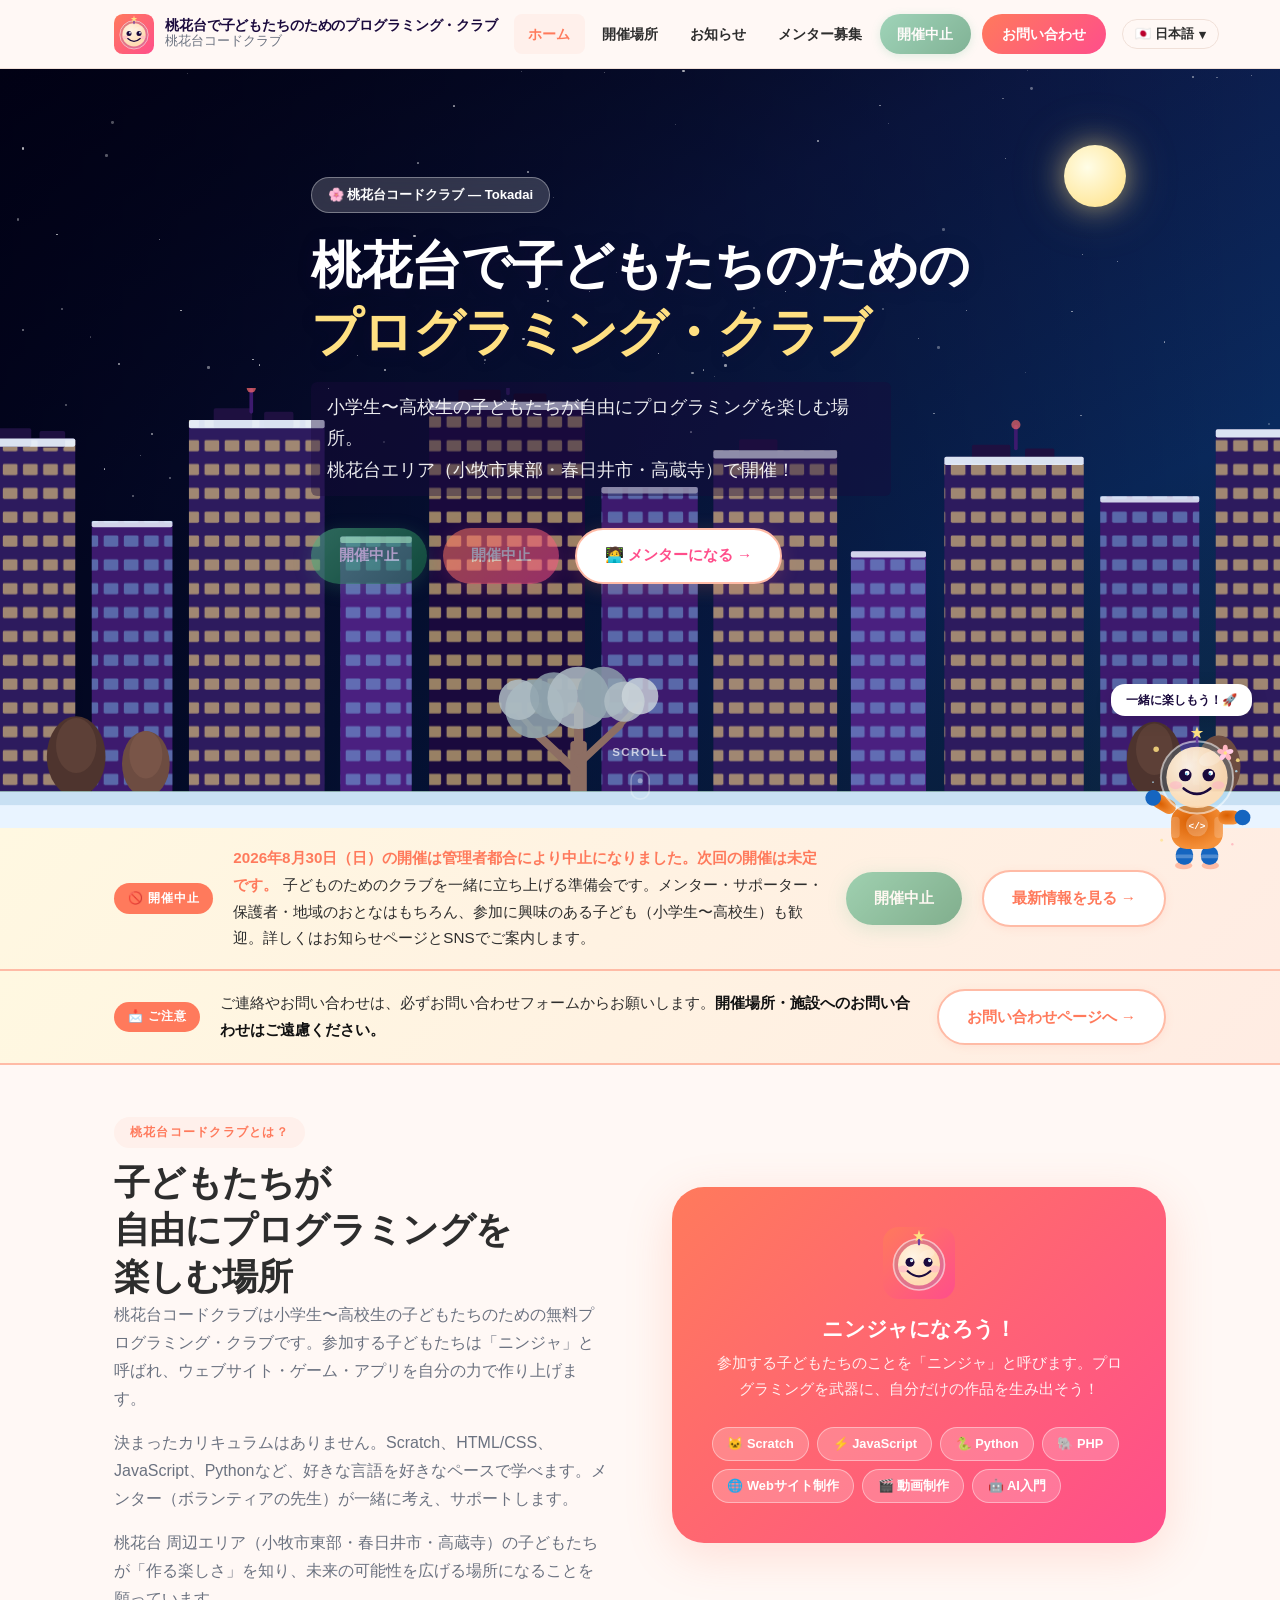
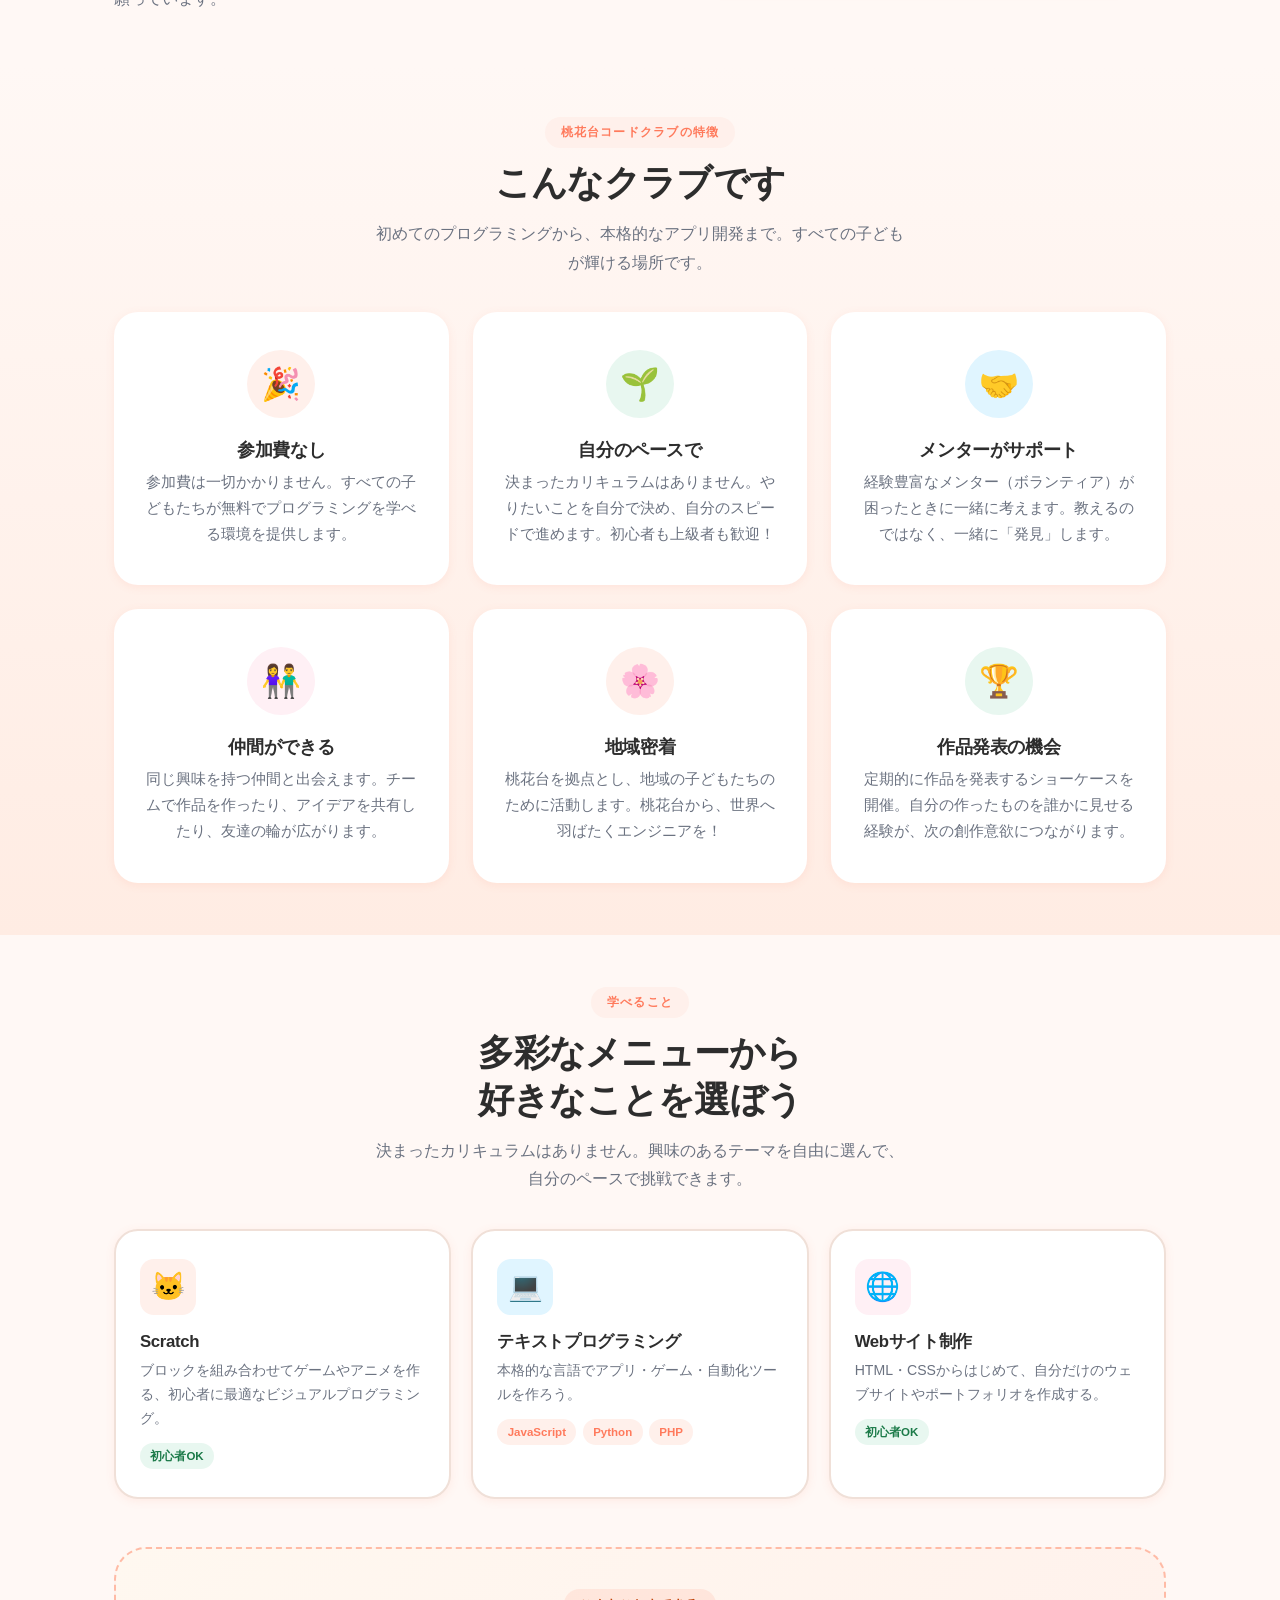
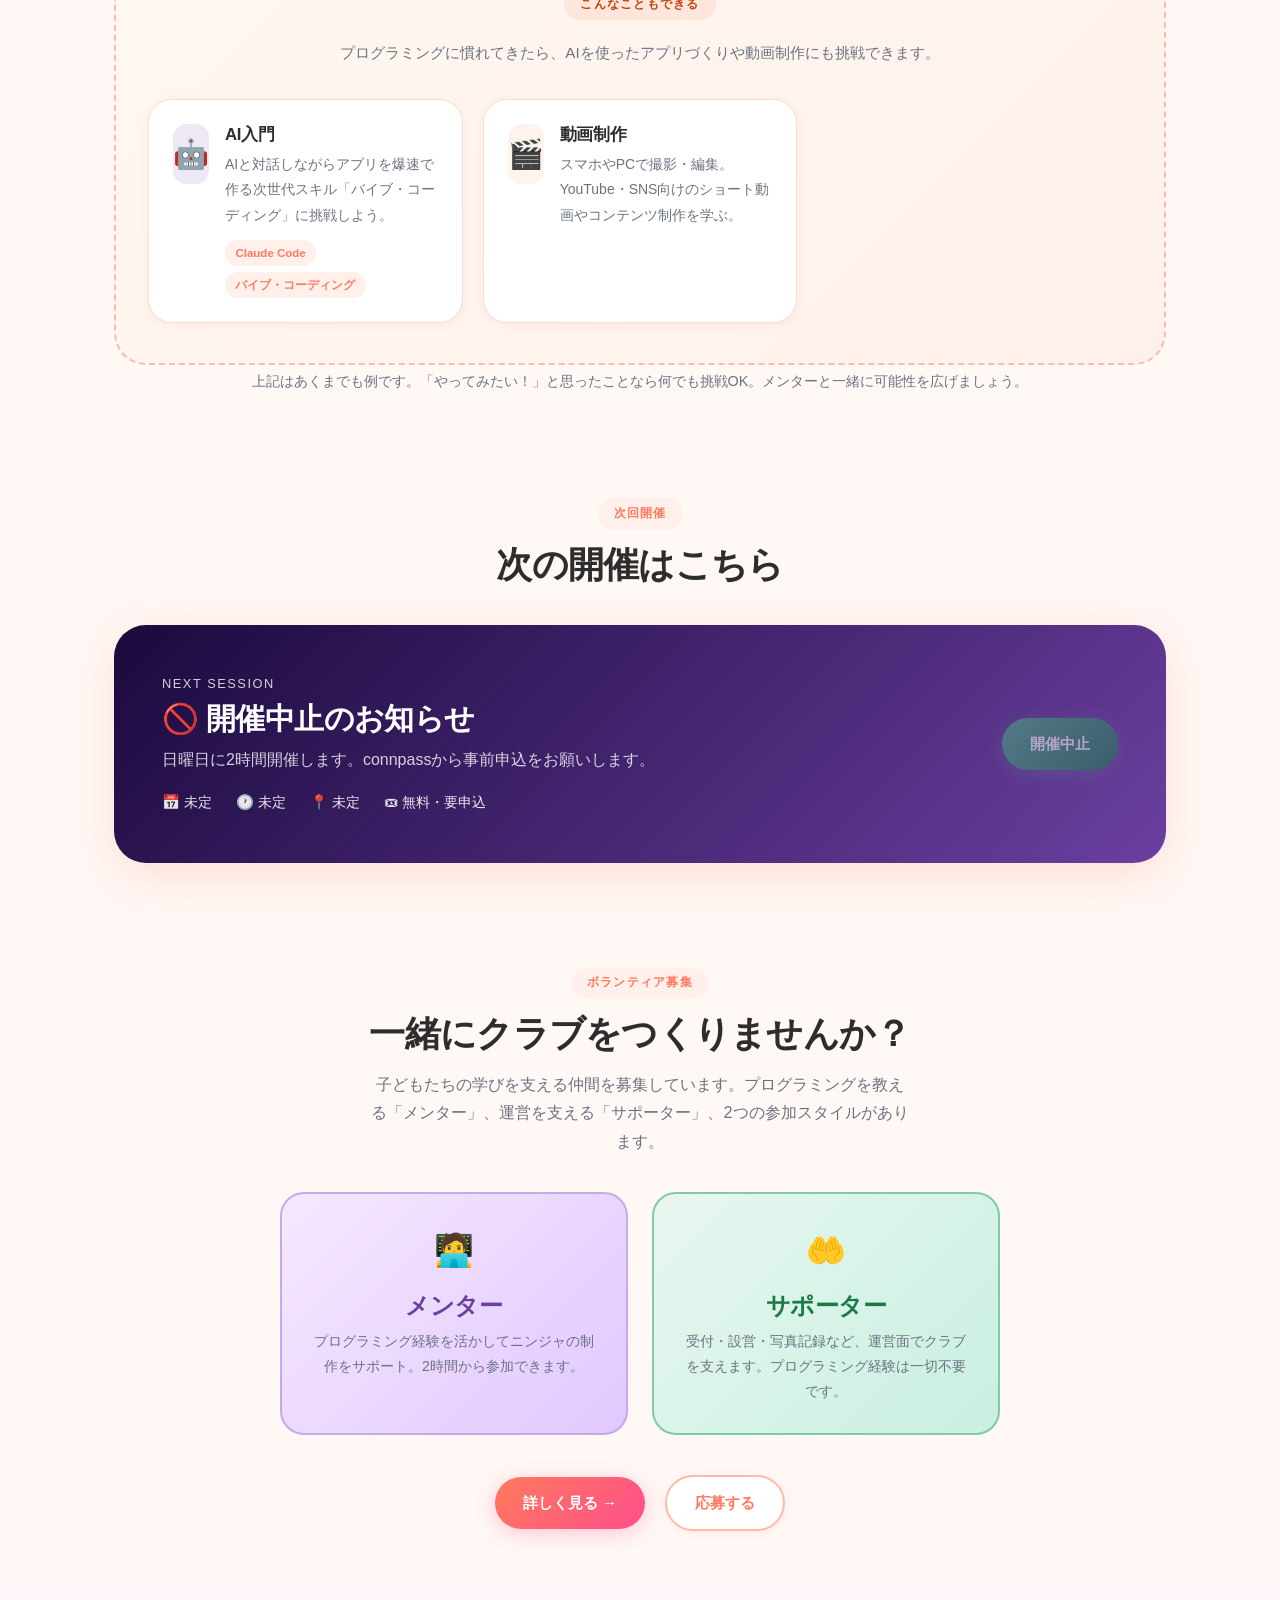
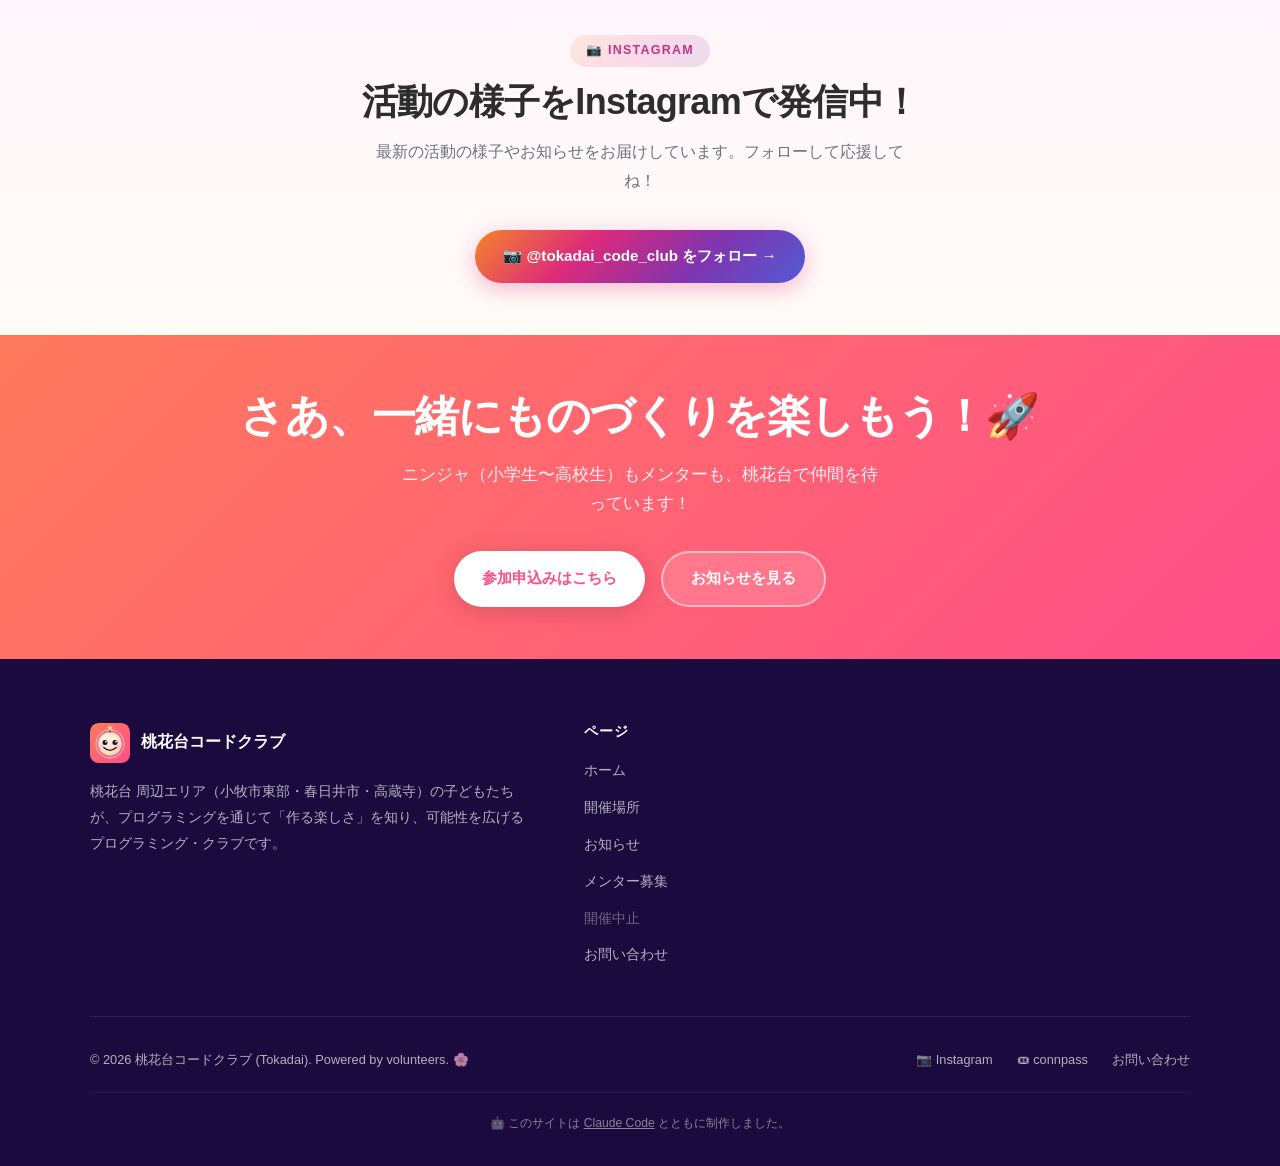
<file: index.html>
<!DOCTYPE html>
<html lang="ja">
<head>
  <meta charset="UTF-8">
  <meta name="viewport" content="width=device-width, initial-scale=1.0">
  <title>桃花台で子どもたちのためのプログラミング・クラブ</title>
  <meta name="description" content="桃花台 周辺エリア（小牧市東部・春日井市・高蔵寺）の子どものためのプログラミング・クラブ。小学生〜高校生対象。スクラッチ、JavaScript、HTML/CSSなど自由に学べます。">
  <link rel="icon" type="image/svg+xml" href="favicon.svg">
  <link rel="stylesheet" href="style.css">
</head>
<body>

<!-- ══════════════════════ NAVIGATION ══════════════════════ -->
<nav class="nav" id="mainNav">
  <div class="nav-inner">
    <a href="index.html" class="nav-logo">
      <img src="logo.svg" alt="桃花台コードクラブ" class="logo-svg">
      <span class="nav-logo-text">
        <span class="brand-tagline" data-i18n="brand-tagline">桃花台で子どもたちのためのプログラミング・クラブ</span>
        <span class="brand-identity">
          <strong>桃花台コードクラブ</strong>
        </span>
      </span>
    </a>

    <div class="nav-links">
      <a href="index.html" data-i18n="nav-home">ホーム</a>
      <a href="venue.html" data-i18n="nav-venue">開催場所</a>
      <a href="news.html" data-i18n="nav-news">お知らせ</a>
      <a href="mentor.html" data-i18n="nav-mentor">メンター募集</a>
      <a href="https://tokadai-code-club.connpass.com/event/396549/" data-ev="link" target="_blank" rel="noopener" class="nav-apply" data-i18n="nav-apply">🎟 申し込み</a>
      <a href="contact.html" class="nav-cta" data-i18n="nav-contact">お問い合わせ</a>
    </div>
    <div class="lang-switcher">
      <button class="lang-btn" id="langBtn"><span id="langDisplay">🇯🇵 日本語</span> ▾</button>
      <div class="lang-dropdown" id="langDropdown">
        <button class="lang-option lang-active" data-lang="ja" onclick="setLang('ja')">🇯🇵 日本語</button>
        <button class="lang-option" data-lang="en" onclick="setLang('en')">🇬🇧 English</button>
        <button class="lang-option" data-lang="pt" onclick="setLang('pt')">🇧🇷 Português</button>
        <button class="lang-option" data-lang="vi" onclick="setLang('vi')">🇻🇳 Tiếng Việt</button>
        <button class="lang-option" data-lang="es" onclick="setLang('es')">🇪🇸 Español</button>
        <button class="lang-option" data-lang="zh" onclick="setLang('zh')">🇨🇳 中文</button>
        <button class="lang-option" data-lang="id" onclick="setLang('id')">🇮🇩 Bahasa Indonesia</button>
      </div>
    </div>
    <button class="nav-toggle" id="navToggle" data-i18n-aria="nav-toggle-aria" aria-label="メニューを開く">
      <span></span><span></span><span></span>
    </button>
  </div>
  <div class="nav-mobile" id="mobileNav">
    <a href="index.html" data-i18n="nav-m-home">🏠 ホーム</a>
    <a href="venue.html" data-i18n="nav-m-venue">📍 開催場所</a>
    <a href="news.html" data-i18n="nav-m-news">📢 お知らせ</a>
    <a href="mentor.html" data-i18n="nav-m-mentor">🧑‍💻 メンター募集</a>
    <a href="https://www.instagram.com/tokadai_code_club" target="_blank" rel="noopener" data-i18n="nav-m-instagram">📷 Instagram</a>
    <a href="https://tokadai-code-club.connpass.com/event/396549/" data-ev="link" target="_blank" rel="noopener" class="nav-apply" data-i18n="nav-apply">🎟 申し込み</a>
    <a href="contact.html" class="nav-cta-mobile" data-i18n="nav-m-contact">✉️ お問い合わせ</a>
  </div>
</nav>

<!-- ══════════════════════ HERO ══════════════════════ -->
<section class="hero" id="heroSection">
  <div class="hero-overlay" id="heroOverlay"></div>
  <div class="stars-wrap" id="starsWrap" style="display:none"></div>
  <div class="hero-moon"  id="heroMoon"  style="display:none"></div>
  <div class="hero-sun"   id="heroSun"   style="display:none"></div>

  <div class="hero-content container">
    <div class="hero-badge" id="heroBadge" data-i18n="hero-badge">🌸 桃花台コードクラブ — Tokadai</div>
    <h1 data-i18n-html="hero-h1">桃花台で子どもたちのための<br><span>プログラミング・クラブ</span></h1>
    <p data-i18n-html="hero-desc">小学生〜高校生の子どもたちが自由にプログラミングを楽しむ場所。<br>桃花台エリア（小牧市東部・春日井市・高蔵寺）で開催！</p>
    <div class="hero-cta">
      <a href="https://tokadai-code-club.connpass.com/event/396549/" data-ev="link" class="btn btn-primary" target="_blank" rel="noopener" data-i18n="cta-apply">🎟 connpassから参加受け付け中！</a>
      <a href="https://tokadai-code-club.connpass.com/event/396549/" data-ev="link" class="btn btn-ghost" target="_blank" rel="noopener" data-i18n="hero-btn-join">🚀 ニンジャとして参加</a>
      <a href="mentor.html" class="btn btn-ghost" data-i18n="hero-btn-more">🧑‍💻 メンターになる →</a>
    </div>
  </div>

  <!-- Cityscape SVG illustration -->
  <svg class="hero-cityscape" xmlns="http://www.w3.org/2000/svg" viewBox="0 0 1440 480" preserveAspectRatio="xMidYMax slice" aria-hidden="true">
    <defs>
      <pattern id="wY" x="0" y="0" width="22" height="26" patternUnits="userSpaceOnUse">
        <rect x="3" y="5" width="16" height="12" rx="1.5" fill="#FFE082" opacity="0.55"/>
      </pattern>
      <pattern id="wB" x="0" y="0" width="22" height="26" patternUnits="userSpaceOnUse">
        <rect x="3" y="5" width="16" height="12" rx="1.5" fill="#81D4FA" opacity="0.42"/>
      </pattern>
      <linearGradient id="groundG" x1="0" y1="0" x2="0" y2="1">
        <stop offset="0%" stop-color="#3D8B37"/>
        <stop offset="100%" stop-color="#2E6B2A"/>
      </linearGradient>
    </defs>

    <!-- ── Buildings ── -->
    <!-- Bld 1 far-left tall -->
    <rect x="-8"  y="55"  width="112" height="440" rx="3" fill="#2D1B5E"/>
    <rect x="-8"  y="55"  width="112" height="440" fill="url(#wY)"/>
    <rect x="18"  y="44"  width="38"  height="20"  rx="2" fill="#1e1040"/>
    <rect x="65"  y="47"  width="28"  height="18"  rx="2" fill="#1e1040"/>
    <!-- Bld 2 -->
    <rect x="122" y="145" width="88"  height="350" rx="2" fill="#3D1A6E"/>
    <rect x="122" y="145" width="88"  height="350" fill="url(#wB)"/>
    <!-- Bld 3 tall center-left -->
    <rect x="228" y="35"  width="148" height="460" rx="3" fill="#2D1B5E"/>
    <rect x="228" y="35"  width="148" height="460" fill="url(#wY)"/>
    <rect x="255" y="22"  width="42"  height="22"  rx="2" fill="#1e1040"/>
    <rect x="310" y="26"  width="32"  height="18"  rx="2" fill="#1e1040"/>
    <!-- antenna -->
    <rect x="294" y="0"   width="4"   height="28"  rx="2" fill="#3D1A6E"/>
    <circle cx="296" cy="0" r="5" fill="#FF6B6B" opacity=".7"/>
    <!-- Bld 4 -->
    <rect x="393" y="162" width="78"  height="328" rx="2" fill="#4A2080"/>
    <rect x="393" y="162" width="78"  height="328" fill="url(#wB)"/>
    <!-- Bld 5 tallest -->
    <rect x="490" y="15"  width="170" height="475" rx="3" fill="#1A0A3D"/>
    <rect x="490" y="15"  width="170" height="475" fill="url(#wY)"/>
    <rect x="522" y="2"   width="46"  height="22"  rx="2" fill="#120720"/>
    <rect x="582" y="6"   width="36"  height="18"  rx="2" fill="#120720"/>
    <!-- antenna -->
    <rect x="574" y="-18" width="4"   height="26"  rx="2" fill="#2D1B5E"/>
    <circle cx="576" cy="-18" r="5" fill="#FF6B6B" opacity=".65"/>
    <!-- Bld 6 -->
    <rect x="678" y="108" width="105" height="385" rx="2" fill="#3D1A6E"/>
    <rect x="678" y="108" width="105" height="385" fill="url(#wB)"/>
    <!-- Bld 7 -->
    <rect x="800" y="68"  width="135" height="425" rx="3" fill="#2D1B5E"/>
    <rect x="800" y="68"  width="135" height="425" fill="url(#wY)"/>
    <rect x="828" y="56"  width="42"  height="20"  rx="2" fill="#1e1040"/>
    <!-- Bld 8 -->
    <rect x="950" y="178" width="82"  height="312" rx="2" fill="#4A2080"/>
    <rect x="950" y="178" width="82"  height="312" fill="url(#wB)"/>
    <!-- Bld 9 -->
    <rect x="1052" y="75" width="152" height="415" rx="3" fill="#2D1B5E"/>
    <rect x="1052" y="75" width="152" height="415" fill="url(#wY)"/>
    <rect x="1082" y="62" width="42"  height="20"  rx="2" fill="#1e1040"/>
    <rect x="1140" y="66" width="32"  height="17"  rx="2" fill="#1e1040"/>
    <!-- antenna -->
    <rect x="1128" y="40" width="4"   height="28"  rx="2" fill="#3D1A6E"/>
    <circle cx="1130" cy="40" r="5" fill="#FF6B6B" opacity=".65"/>
    <!-- Bld 10 -->
    <rect x="1222" y="118" width="108" height="372" rx="2" fill="#3D1A6E"/>
    <rect x="1222" y="118" width="108" height="372" fill="url(#wB)"/>
    <!-- Bld 11 right edge -->
    <rect x="1348" y="45" width="105" height="450" rx="2" fill="#2D1B5E"/>
    <rect x="1348" y="45" width="105" height="450" fill="url(#wY)"/>

    <!-- ── Peach blossom tree (center) ── -->
    <rect x="644" y="385" width="18"  height="80"  rx="4" fill="#8D6E63"/>
    <!-- branches -->
    <line x1="653" y1="420" x2="608" y2="378" stroke="#8D6E63" stroke-width="9"  stroke-linecap="round"/>
    <line x1="653" y1="410" x2="698" y2="368" stroke="#8D6E63" stroke-width="8"  stroke-linecap="round"/>
    <line x1="653" y1="395" x2="653" y2="348" stroke="#8D6E63" stroke-width="10" stroke-linecap="round"/>
    <line x1="608" y1="378" x2="588" y2="355" stroke="#8D6E63" stroke-width="6"  stroke-linecap="round"/>
    <line x1="698" y1="368" x2="720" y2="345" stroke="#8D6E63" stroke-width="6"  stroke-linecap="round"/>
    <!-- blossom clusters -->
    <g id="blossomClusters">
      <circle cx="605" cy="350" r="32" fill="#FF8FAB" opacity=".88"/>
      <circle cx="588" cy="340" r="22" fill="#FFB3C6" opacity=".85"/>
      <circle cx="626" cy="336" r="26" fill="#FF8FAB" opacity=".80"/>
      <circle cx="653" cy="338" r="34" fill="#FFB3C6" opacity=".85"/>
      <circle cx="680" cy="332" r="28" fill="#FF8FAB" opacity=".80"/>
      <circle cx="703" cy="342" r="22" fill="#FFB3C6" opacity=".85"/>
      <circle cx="720" cy="336" r="20" fill="#FFCCE4" opacity=".80"/>
    </g>
    <!-- scattered petals in sky -->
    <g id="scatteredPetals">
      <circle cx="750" cy="290" r="7"  fill="#FFB3C6" opacity=".45"/>
      <circle cx="820" cy="240" r="5"  fill="#FFD4C2" opacity=".38"/>
      <circle cx="680" cy="200" r="6"  fill="#FFAABB" opacity=".35"/>
      <circle cx="550" cy="320" r="8"  fill="#FFB6C1" opacity=".40"/>
      <circle cx="910" cy="280" r="5"  fill="#FFD4C2" opacity=".35"/>
    </g>

    <!-- ── Green trees ── -->
    <!-- Left cluster -->
    <rect x="98"  y="408" width="14" height="52" rx="3" fill="#2D5A27"/>
    <g class="tree-foliage">
      <ellipse cx="105" cy="402" rx="32" ry="44" fill="#388E3C"/>
      <ellipse cx="105" cy="390" rx="22" ry="30" fill="#4CAF50"/>
    </g>
    <rect x="175" y="415" width="12" height="42" rx="3" fill="#2D5A27"/>
    <g class="tree-foliage">
      <ellipse cx="181" cy="410" rx="26" ry="36" fill="#43A047"/>
      <ellipse cx="181" cy="400" rx="18" ry="26" fill="#66BB6A"/>
    </g>
    <!-- Right cluster -->
    <rect x="1275" y="412" width="13" height="46" rx="3" fill="#2D5A27"/>
    <g class="tree-foliage">
      <ellipse cx="1281" cy="406" rx="30" ry="42" fill="#388E3C"/>
      <ellipse cx="1281" cy="394" rx="20" ry="28" fill="#4CAF50"/>
    </g>
    <rect x="1345" y="418" width="12" height="40" rx="3" fill="#2D5A27"/>
    <g class="tree-foliage">
      <ellipse cx="1351" cy="413" rx="24" ry="34" fill="#43A047"/>
    </g>

    <!-- ── Ground ── -->
    <g id="groundGroup">
      <rect x="0" y="440" width="1440" height="40" fill="url(#groundG)"/>
      <rect x="0" y="455" width="1440" height="25" fill="#4CAF50" opacity=".6"/>
    </g>

    <!-- ── 雪（冬のみ表示）── -->
    <g id="snowGroup" style="display:none">
      <!-- ビル屋上の積雪 -->
      <rect x="-8"   y="55"  width="112" height="9" rx="2" fill="rgba(235,245,255,.92)"/>
      <rect x="228"  y="35"  width="148" height="9" rx="2" fill="rgba(235,245,255,.92)"/>
      <rect x="490"  y="15"  width="170" height="9" rx="2" fill="rgba(235,245,255,.92)"/>
      <rect x="800"  y="68"  width="135" height="9" rx="2" fill="rgba(235,245,255,.92)"/>
      <rect x="1052" y="75"  width="152" height="9" rx="2" fill="rgba(235,245,255,.92)"/>
      <rect x="1348" y="45"  width="105" height="9" rx="2" fill="rgba(235,245,255,.92)"/>
      <rect x="122"  y="145" width="88"  height="7" rx="2" fill="rgba(235,245,255,.85)"/>
      <rect x="393"  y="162" width="78"  height="7" rx="2" fill="rgba(235,245,255,.85)"/>
      <rect x="678"  y="108" width="105" height="7" rx="2" fill="rgba(235,245,255,.85)"/>
      <rect x="950"  y="178" width="82"  height="7" rx="2" fill="rgba(235,245,255,.85)"/>
      <rect x="1222" y="118" width="108" height="7" rx="2" fill="rgba(235,245,255,.85)"/>
      <!-- 地面の雪 -->
      <rect x="0" y="440" width="1440" height="40" fill="rgba(210,230,255,.94)"/>
      <rect x="0" y="455" width="1440" height="25" fill="rgba(235,245,255,.96)"/>
    </g>
  </svg>

  <!-- Floating petals container -->
  <div class="petals-wrap" id="petalWrap"></div>

  <!-- Scroll hint -->
  <div class="scroll-hint" aria-hidden="true">
    SCROLL
    <svg viewBox="0 0 24 36" fill="none" xmlns="http://www.w3.org/2000/svg">
      <rect x="1" y="1" width="22" height="34" rx="11" stroke="white" stroke-width="2" opacity=".5"/>
      <circle cx="12" cy="10" r="3" fill="white" opacity=".8">
        <animate attributeName="cy" values="10;22;10" dur="2s" repeatCount="indefinite"/>
        <animate attributeName="opacity" values=".8;.2;.8" dur="2s" repeatCount="indefinite"/>
      </circle>
    </svg>
  </div>
</section>

<!-- ══════════════════════ LAUNCH NOTICE ══════════════════════ -->
<div class="launch-notice-bar">
  <div class="container">
    <div class="launch-notice-inner">
      <span class="launch-notice-badge" data-ev="status-badge">🚫 開催中止</span>
      <p><strong data-ev="status-line">2026年8月30日（日）の開催は管理者都合により中止になりました。次回の開催は未定です。</strong> <span data-i18n="notice-p2">子どものためのクラブを一緒に立ち上げる準備会です。メンター・サポーター・保護者・地域のおとなはもちろん、参加に興味のある子ども（小学生〜高校生）も歓迎。詳しくはお知らせページとSNSでご案内します。</span></p>
      <a href="https://tokadai-code-club.connpass.com/event/396549/" data-ev="link" class="btn btn-primary" target="_blank" rel="noopener" data-i18n="cta-apply">🎟 connpassから参加受け付け中！</a>
      <a href="news.html" class="btn btn-secondary" data-i18n="notice-link">最新情報を見る →</a>
    </div>
  </div>
</div>

<!-- ══ CONTACT NOTICE ══ -->
<div class="launch-notice-bar">
  <div class="container">
    <div class="launch-notice-inner">
      <span class="launch-notice-badge" data-i18n="contact-notice-badge">📩 ご注意</span>
      <p data-i18n-html="contact-notice-text">ご連絡やお問い合わせは、必ずお問い合わせフォームからお願いします。<strong style='color:#111'>開催場所・施設へのお問い合わせはご遠慮ください。</strong></p>
      <a href="contact.html" class="btn btn-secondary" data-i18n="contact-notice-link">お問い合わせページへ →</a>
    </div>
  </div>
</div>

<!-- ══════════════════════ ABOUT ══════════════════════ -->
<section id="about">
  <div class="container">
    <div class="about-grid">
      <div class="about-text fade-in">
        <span class="section-label" data-i18n="about-label">桃花台コードクラブとは？</span>
        <h2 data-i18n-html="about-h2">子どもたちが<br>自由にプログラミングを<br>楽しむ場所</h2>
        <p data-i18n="about-p1">桃花台コードクラブは小学生〜高校生の子どもたちのための無料プログラミング・クラブです。参加する子どもたちは「ニンジャ」と呼ばれ、ウェブサイト・ゲーム・アプリを自分の力で作り上げます。</p>
        <p data-i18n="about-p2">決まったカリキュラムはありません。Scratch、HTML/CSS、JavaScript、Pythonなど、好きな言語を好きなペースで学べます。メンター（ボランティアの先生）が一緒に考え、サポートします。</p>
        <p data-i18n="about-p3">桃花台 周辺エリア（小牧市東部・春日井市・高蔵寺）の子どもたちが「作る楽しさ」を知り、未来の可能性を広げる場所になることを願っています。</p>
      </div>
      <div class="fade-in delay-2">
        <div class="about-card-big">
          <div class="about-big-icon"><img src="logo.svg" alt="桃花台コードクラブ" width="72" height="72" style="display:block;margin:0 auto;"></div>
          <h3 data-i18n="ninja-h3">ニンジャになろう！</h3>
          <p data-i18n="ninja-p">参加する子どもたちのことを「ニンジャ」と呼びます。プログラミングを武器に、自分だけの作品を生み出そう！</p>
          <div class="about-pills">
            <span class="pill">🐱 Scratch</span>

            <span class="pill">⚡ JavaScript</span>
            <span class="pill">🐍 Python</span>
            <span class="pill">🐘 PHP</span>
            <span class="pill">🌐 Webサイト制作</span>
            <span class="pill">🎬 動画制作</span>
            <span class="pill">🤖 AI入門</span>
          </div>
        </div>
      </div>
    </div>
  </div>
</section>

<!-- ══════════════════════ FEATURES ══════════════════════ -->
<section class="features-bg">
  <div class="container">
    <div class="section-header fade-in">
      <span class="section-label" data-i18n="features-label">桃花台コードクラブの特徴</span>
      <h2 data-i18n="features-h2">こんなクラブです</h2>
      <p data-i18n="features-desc">初めてのプログラミングから、本格的なアプリ開発まで。すべての子どもが輝ける場所です。</p>
    </div>
    <div class="features-grid">
      <div class="feature-card fade-in delay-1">
        <div class="feature-icon f-peach">🎉</div>
        <h3 data-i18n="feat1-h3">参加費なし</h3>
        <p data-i18n="feat1-p">参加費は一切かかりません。すべての子どもたちが無料でプログラミングを学べる環境を提供します。</p>
      </div>
      <div class="feature-card fade-in delay-2">
        <div class="feature-icon f-green">🌱</div>
        <h3 data-i18n="feat2-h3">自分のペースで</h3>
        <p data-i18n="feat2-p">決まったカリキュラムはありません。やりたいことを自分で決め、自分のスピードで進めます。初心者も上級者も歓迎！</p>
      </div>
      <div class="feature-card fade-in delay-3">
        <div class="feature-icon f-sky">🤝</div>
        <h3 data-i18n="feat3-h3">メンターがサポート</h3>
        <p data-i18n="feat3-p">経験豊富なメンター（ボランティア）が困ったときに一緒に考えます。教えるのではなく、一緒に「発見」します。</p>
      </div>
      <div class="feature-card fade-in delay-1">
        <div class="feature-icon f-pink">👫</div>
        <h3 data-i18n="feat4-h3">仲間ができる</h3>
        <p data-i18n="feat4-p">同じ興味を持つ仲間と出会えます。チームで作品を作ったり、アイデアを共有したり、友達の輪が広がります。</p>
      </div>
      <div class="feature-card fade-in delay-2">
        <div class="feature-icon f-peach">🌸</div>
        <h3 data-i18n="feat5-h3">地域密着</h3>
        <p data-i18n="feat5-p">桃花台を拠点とし、地域の子どもたちのために活動します。桃花台から、世界へ羽ばたくエンジニアを！</p>
      </div>
      <div class="feature-card fade-in delay-3">
        <div class="feature-icon f-green">🏆</div>
        <h3 data-i18n="feat6-h3">作品発表の機会</h3>
        <p data-i18n="feat6-p">定期的に作品を発表するショーケースを開催。自分の作ったものを誰かに見せる経験が、次の創作意欲につながります。</p>
      </div>
    </div>
  </div>
</section>

<!-- ══════════════════════ CURRICULUM ══════════════════════ -->
<section id="curriculum">
  <div class="container">
    <div class="section-header fade-in">
      <span class="section-label" data-i18n="curr-label">学べること</span>
      <h2 data-i18n-html="curr-h2">多彩なメニューから<br>好きなことを選ぼう</h2>
      <p data-i18n="curr-desc">決まったカリキュラムはありません。興味のあるテーマを自由に選んで、自分のペースで挑戦できます。</p>
    </div>
    <div class="curriculum-grid">

      <div class="curriculum-card fade-in delay-1">
        <div class="curr-icon ci-orange">🐱</div>
        <h3>Scratch</h3>
        <p data-i18n="curr-scratch-p">ブロックを組み合わせてゲームやアニメを作る、初心者に最適なビジュアルプログラミング。</p>
        <span class="curr-tag tag-beginner" data-i18n="curr-tag-beginner">初心者OK</span>
      </div>


      <div class="curriculum-card fade-in delay-3">
        <div class="curr-icon ci-blue">💻</div>
        <h3 data-i18n="curr-text-h3">テキストプログラミング</h3>
        <p data-i18n="curr-text-p">本格的な言語でアプリ・ゲーム・自動化ツールを作ろう。</p>
        <div class="curr-langs">
          <span class="curr-lang">JavaScript</span>
          <span class="curr-lang">Python</span>
          <span class="curr-lang">PHP</span>
        </div>
      </div>

      <div class="curriculum-card fade-in delay-1">
        <div class="curr-icon ci-pink">🌐</div>
        <h3 data-i18n="curr-web-h3">Webサイト制作</h3>
        <p data-i18n="curr-web-p">HTML・CSSからはじめて、自分だけのウェブサイトやポートフォリオを作成する。</p>
        <span class="curr-tag tag-beginner" data-i18n="curr-tag-beginner">初心者OK</span>
      </div>

    </div>

    <!-- ── こんなこともできる ── -->
    <div class="also-can-wrap fade-in" style="margin-top:3rem;">
      <div class="also-can-header">
        <span class="section-label" style="background:rgba(255,122,92,.12); color:#c0420a;" data-i18n="also-label">こんなこともできる</span>
        <p style="margin-top:.5rem; color:var(--text-light); font-size:.95rem;" data-i18n="also-desc">プログラミングに慣れてきたら、AIを使ったアプリづくりや動画制作にも挑戦できます。</p>
      </div>
      <div class="also-can-grid">

        <div class="also-can-card fade-in delay-1">
          <div class="curr-icon ci-dark" style="font-size:1.8rem; width:60px; height:60px;">🤖</div>
          <div>
            <h3 style="font-size:1.05rem; margin-bottom:.4rem;" data-i18n="curr-ai-h3">AI入門</h3>
            <p style="font-size:.875rem; color:var(--text-light); line-height:1.8;" data-i18n="curr-ai-p">AIと対話しながらアプリを爆速で作る次世代スキル「バイブ・コーディング」に挑戦しよう。</p>
            <div class="curr-langs" style="margin-top:.75rem;">
              <span class="curr-lang">Claude Code</span>
              <span class="curr-lang" data-i18n="tag-vibe">バイブ・コーディング</span>
            </div>
          </div>
        </div>

        <div class="also-can-card fade-in delay-2">
          <div class="curr-icon ci-red" style="font-size:1.8rem; width:60px; height:60px;">🎬</div>
          <div>
            <h3 style="font-size:1.05rem; margin-bottom:.4rem;" data-i18n="curr-video-h3">動画制作</h3>
            <p style="font-size:.875rem; color:var(--text-light); line-height:1.8;" data-i18n="curr-video-p">スマホやPCで撮影・編集。YouTube・SNS向けのショート動画やコンテンツ制作を学ぶ。</p>
          </div>
        </div>

      </div>
    </div>

    <p class="curr-note fade-in" data-i18n="curr-note">上記はあくまでも例です。「やってみたい！」と思ったことなら何でも挑戦OK。メンターと一緒に可能性を広げましょう。</p>
  </div>
</section>

<!-- ══════════════════════ NEXT EVENT ══════════════════════ -->
<section>
  <div class="container">
    <div class="section-header fade-in">
      <span class="section-label" data-i18n="event-label">次回開催</span>
      <h2 data-i18n="event-h2">次の開催はこちら</h2>
    </div>
    <div class="event-banner fade-in">
      <div class="event-text">
        <p class="sub">Next Session</p>
        <h3 data-ev="title">🚫 開催中止のお知らせ</h3>
        <p data-i18n="event-desc">日曜日に2時間開催します。connpassから事前申込をお願いします。</p>
        <div class="event-meta">
          <span class="event-meta-item" data-ev="date">📅 未定</span>
          <span class="event-meta-item" data-ev="time">🕐 未定</span>
          <span class="event-meta-item" data-ev="venue">📍 未定</span>
          <span class="event-meta-item" data-ev="audience">👥 おとな（メンター・サポーター候補・保護者・学生・地域の方）、子ども（参加に興味がある小学生〜高校生）</span>
          <span class="event-meta-item" data-i18n="event-free">🎟 無料・要申込</span>
        </div>
      </div>
      <a href="https://tokadai-code-club.connpass.com/event/396549/" data-ev="link" class="btn btn-primary" target="_blank" rel="noopener" style="flex-shrink:0;" data-i18n="cta-apply">🎟 connpassから参加受け付け中！</a>
    </div>
  </div>
</section>

<!-- ══════════════════════ VOLUNTEER ══════════════════════ -->
<section>
  <div class="container">
    <div class="section-header fade-in">
      <span class="section-label" data-i18n="volunteer-label">ボランティア募集</span>
      <h2 data-i18n="volunteer-h2">一緒にクラブをつくりませんか？</h2>
      <p data-i18n="volunteer-desc">子どもたちの学びを支える仲間を募集しています。プログラミングを教える「メンター」、運営を支える「サポーター」、2つの参加スタイルがあります。</p>
    </div>
    <div style="display:grid;grid-template-columns:1fr 1fr;gap:1.5rem;max-width:720px;margin:0 auto 2.5rem;" class="volunteer-cards">
      <div style="background:linear-gradient(135deg,#F5E8FF,#E0C8FF);border-radius:var(--radius-lg);padding:1.75rem;border:2px solid #C9A8E8;text-align:center;" class="fade-in">
        <div style="font-size:2rem;margin-bottom:.75rem;">🧑‍💻</div>
        <h3 style="color:var(--purple);margin-bottom:.5rem;" data-i18n="volunteer-mentor-h3">メンター</h3>
        <p style="font-size:.88rem;color:var(--text-light);line-height:1.8;" data-i18n="volunteer-mentor-p">プログラミング経験を活かしてニンジャの制作をサポート。2時間から参加できます。</p>
      </div>
      <div style="background:linear-gradient(135deg,#E8F7F0,#C8EFE0);border-radius:var(--radius-lg);padding:1.75rem;border:2px solid #7ECBA5;text-align:center;" class="fade-in delay-1">
        <div style="font-size:2rem;margin-bottom:.75rem;">🤲</div>
        <h3 style="color:var(--green-dark);margin-bottom:.5rem;" data-i18n="volunteer-supporter-h3">サポーター</h3>
        <p style="font-size:.88rem;color:var(--text-light);line-height:1.8;" data-i18n="volunteer-supporter-p">受付・設営・写真記録など、運営面でクラブを支えます。プログラミング経験は一切不要です。</p>
      </div>
    </div>
    <div style="text-align:center;" class="fade-in">
      <a href="mentor.html" class="btn btn-primary" data-i18n="volunteer-btn-detail">詳しく見る →</a>
      <a href="contact.html?type=mentor" class="btn btn-secondary" style="margin-left:1rem;" data-i18n="volunteer-btn-apply">応募する</a>
    </div>
  </div>
</section>

<!-- ══════════════════════ INSTAGRAM ══════════════════════ -->
<section id="instagram" class="ig-section">
  <div class="container">
    <div class="section-header fade-in">
      <span class="section-label ig-label" data-i18n="ig-label">📷 Instagram</span>
      <h2 data-i18n="ig-h2">活動の様子をInstagramで発信中！</h2>
      <p data-i18n="ig-desc">最新の活動の様子やお知らせをお届けしています。フォローして応援してね！</p>
    </div>
    <div class="ig-follow-wrap fade-in">
      <a href="https://www.instagram.com/tokadai_code_club" target="_blank" rel="noopener" class="btn ig-follow-btn" data-i18n="ig-follow">📷 @tokadai_code_club をフォロー →</a>
    </div>
  </div>
</section>

<!-- ══════════════════════ CTA ══════════════════════ -->
<section class="cta-section">
  <div class="container">
    <div class="fade-in">
      <h2 data-i18n="cta-h2">さあ、一緒にものづくりを楽しもう！🚀</h2>
      <p data-i18n="cta-p">ニンジャ（小学生〜高校生）もメンターも、桃花台で仲間を待っています！</p>
      <div style="display:flex;gap:1rem;justify-content:center;flex-wrap:wrap;">
        <a href="contact.html" class="btn btn-white" data-i18n="cta-btn1">参加申込みはこちら</a>
        <a href="news.html" class="btn btn-ghost" data-i18n="cta-btn2">お知らせを見る</a>
      </div>
    </div>
  </div>
</section>

<!-- ══════════════════════ FOOTER ══════════════════════ -->
<footer class="footer">
  <div class="footer-inner">
    <div class="footer-top">
      <div>
        <div class="footer-brand">
          <img src="logo.svg" alt="" width="40" height="40">
          <div class="footer-brand-name">
            桃花台コードクラブ
          </div>
        </div>
        <p class="footer-desc" data-i18n="footer-desc">桃花台 周辺エリア（小牧市東部・春日井市・高蔵寺）の子どもたちが、プログラミングを通じて「作る楽しさ」を知り、可能性を広げるプログラミング・クラブです。</p>
      </div>
      <div class="footer-col">
        <h4 data-i18n="footer-nav-title">ページ</h4>
        <ul>
          <li><a href="index.html" data-i18n="nav-home">ホーム</a></li>
          <li><a href="venue.html" data-i18n="nav-venue">開催場所</a></li>
          <li><a href="news.html" data-i18n="nav-news">お知らせ</a></li>
          <li><a href="mentor.html" data-i18n="nav-mentor">メンター募集</a></li>
          <li><a href="https://tokadai-code-club.connpass.com/event/396549/" data-ev="link" target="_blank" rel="noopener" data-i18n="nav-apply">🎟 申し込み</a></li>
          <li><a href="contact.html" data-i18n="footer-contact-link">お問い合わせ</a></li>
        </ul>
      </div>
    </div>
    <div class="footer-bottom">
      <span data-i18n="footer-copyright">© 2026 桃花台コードクラブ (Tokadai). Powered by volunteers. 🌸</span>
      <div class="footer-links">
        <a href="https://www.instagram.com/tokadai_code_club" target="_blank" rel="noopener" data-i18n="footer-instagram">📷 Instagram</a>
        <a href="https://tokadai-code-club.connpass.com/" target="_blank" rel="noopener" data-i18n="footer-connpass">🎟 connpass</a>
        <a href="contact.html" data-i18n="footer-contact-link">お問い合わせ</a>
        <!-- <a href="#">プライバシー</a> -->
      </div>
    </div>
    <div class="footer-credit">
      <span data-i18n-html="footer-credit">🤖 このサイトは <a href="https://claude.com/claude-code" target="_blank" rel="noopener">Claude Code</a> とともに制作しました。</span>
    </div>
  </div>
</footer>

<script src="events.js"></script>
<script src="script.js"></script>
<script src="i18n.js"></script>

<!-- ══════════════════════ MASCOT ピコ ══════════════════════ -->
<div class="mascot-wrap" aria-hidden="true">
  <div class="mascot-bubble" data-i18n="index-mascot">一緒に楽しもう！🚀</div>
  <svg class="mascot-svg" xmlns="http://www.w3.org/2000/svg" viewBox="0 0 140 188">
    <defs>
      <radialGradient id="pico-suit" cx="40%" cy="35%" r="65%">
        <stop offset="0%" stop-color="#D95E00"/><stop offset="100%" stop-color="#F5913A"/>
      </radialGradient>
      <radialGradient id="pico-helm" cx="36%" cy="32%" r="60%">
        <stop offset="0%" stop-color="#FFF5E6" stop-opacity=".97"/><stop offset="100%" stop-color="#FFDCB4" stop-opacity=".93"/>
      </radialGradient>
    </defs>
    <ellipse cx="53" cy="180" rx="11" ry="5" fill="#FF8A65" opacity=".5"/>
    <ellipse cx="87" cy="180" rx="11" ry="5" fill="#FF8A65" opacity=".5"/>
    <rect x="43" y="156" width="22" height="23" rx="10" fill="#1565C0"/>
    <rect x="75" y="156" width="22" height="23" rx="10" fill="#1565C0"/>
    <rect x="43" y="166" width="22" height="5" rx="2" fill="rgba(255,255,255,.25)"/>
    <rect x="75" y="166" width="22" height="5" rx="2" fill="rgba(255,255,255,.25)"/>
    <rect x="37" y="104" width="66" height="55" rx="20" fill="url(#pico-suit)"/>
    <rect x="37" y="118" width="11" height="27" rx="5" fill="rgba(255,255,255,.18)"/>
    <rect x="92" y="118" width="11" height="27" rx="5" fill="rgba(255,255,255,.18)"/>
    <circle cx="70" cy="129" r="14" fill="rgba(255,255,255,.22)"/>
    <text x="70" y="134" font-family="'Courier New',monospace" font-size="12" font-weight="900" fill="white" text-anchor="middle">&lt;/&gt;</text>
    <g transform="translate(42,110) rotate(-60)">
      <rect x="-9" y="-32" width="18" height="32" rx="9" fill="url(#pico-suit)"/>
      <circle cx="0" cy="-32" r="10" fill="#1565C0"/>
    </g>
    <rect x="97" y="110" width="28" height="18" rx="9" fill="url(#pico-suit)"/>
    <circle cx="128" cy="119" r="10" fill="#1565C0"/>
    <circle cx="70" cy="68" r="46" fill="rgba(91,192,235,.18)" stroke="rgba(255,255,255,.55)" stroke-width="2.5"/>
    <circle cx="70" cy="68" r="39" fill="url(#pico-helm)"/>
    <ellipse cx="87" cy="44" rx="15" ry="9" fill="white" opacity=".22" transform="rotate(-20,87,44)"/>
    <circle cx="55" cy="65" r="8" fill="#1A0A3D"/><circle cx="85" cy="65" r="8" fill="#1A0A3D"/>
    <circle cx="57.5" cy="62.5" r="3" fill="white"/><circle cx="87.5" cy="62.5" r="3" fill="white"/>
    <circle cx="56.5" cy="63.5" r="1.3" fill="#5BC0EB"/><circle cx="86.5" cy="63.5" r="1.3" fill="#5BC0EB"/>
    <ellipse cx="43" cy="78" rx="8" ry="5" fill="#FFB3C6" opacity=".55"/>
    <ellipse cx="97" cy="78" rx="8" ry="5" fill="#FFB3C6" opacity=".55"/>
    <path d="M 53 82 Q 70 96 87 82" stroke="#1A0A3D" stroke-width="3.2" fill="none" stroke-linecap="round"/>
    <line x1="70" y1="23" x2="70" y2="10" stroke="#6B3FA0" stroke-width="3" stroke-linecap="round"/>
    <polygon points="70,3 72,9 78,9 73,12.5 75,18.5 70,15 65,18.5 67,12.5 62,9 68,9" fill="#FFE082"/>
    <g transform="translate(106,37)">
      <ellipse cx="0" cy="-5.5" rx="3.2" ry="5.2" fill="#FFB6C1" transform="rotate(0)"/>
      <ellipse cx="0" cy="-5.5" rx="3.2" ry="5.2" fill="#FFCCE4" transform="rotate(72)"/>
      <ellipse cx="0" cy="-5.5" rx="3.2" ry="5.2" fill="#FFB6C1" transform="rotate(144)"/>
      <ellipse cx="0" cy="-5.5" rx="3.2" ry="5.2" fill="#FFCCE4" transform="rotate(216)"/>
      <ellipse cx="0" cy="-5.5" rx="3.2" ry="5.2" fill="#FFB6C1" transform="rotate(288)"/>
      <circle cx="0" cy="0" r="2.2" fill="#FFE082"/>
    </g>
    <circle cx="18" cy="32" r="3.5" fill="#FFE082" opacity=".85"/>
    <circle cx="122" cy="46" r="2.5" fill="#FFE082" opacity=".85"/>
    <circle cx="120" cy="60" r="1.5" fill="#B3E5FC" opacity=".8"/>
    <circle cx="14" cy="74" r="1.2" fill="#B3E5FC" opacity=".7"/>
    <circle cx="25" cy="148" r="1.8" fill="#FFE082" opacity=".65"/>
    <circle cx="115" cy="153" r="1.5" fill="#FFAAB5" opacity=".7"/>
  </svg>
</div>
</body>
</html>
</file>
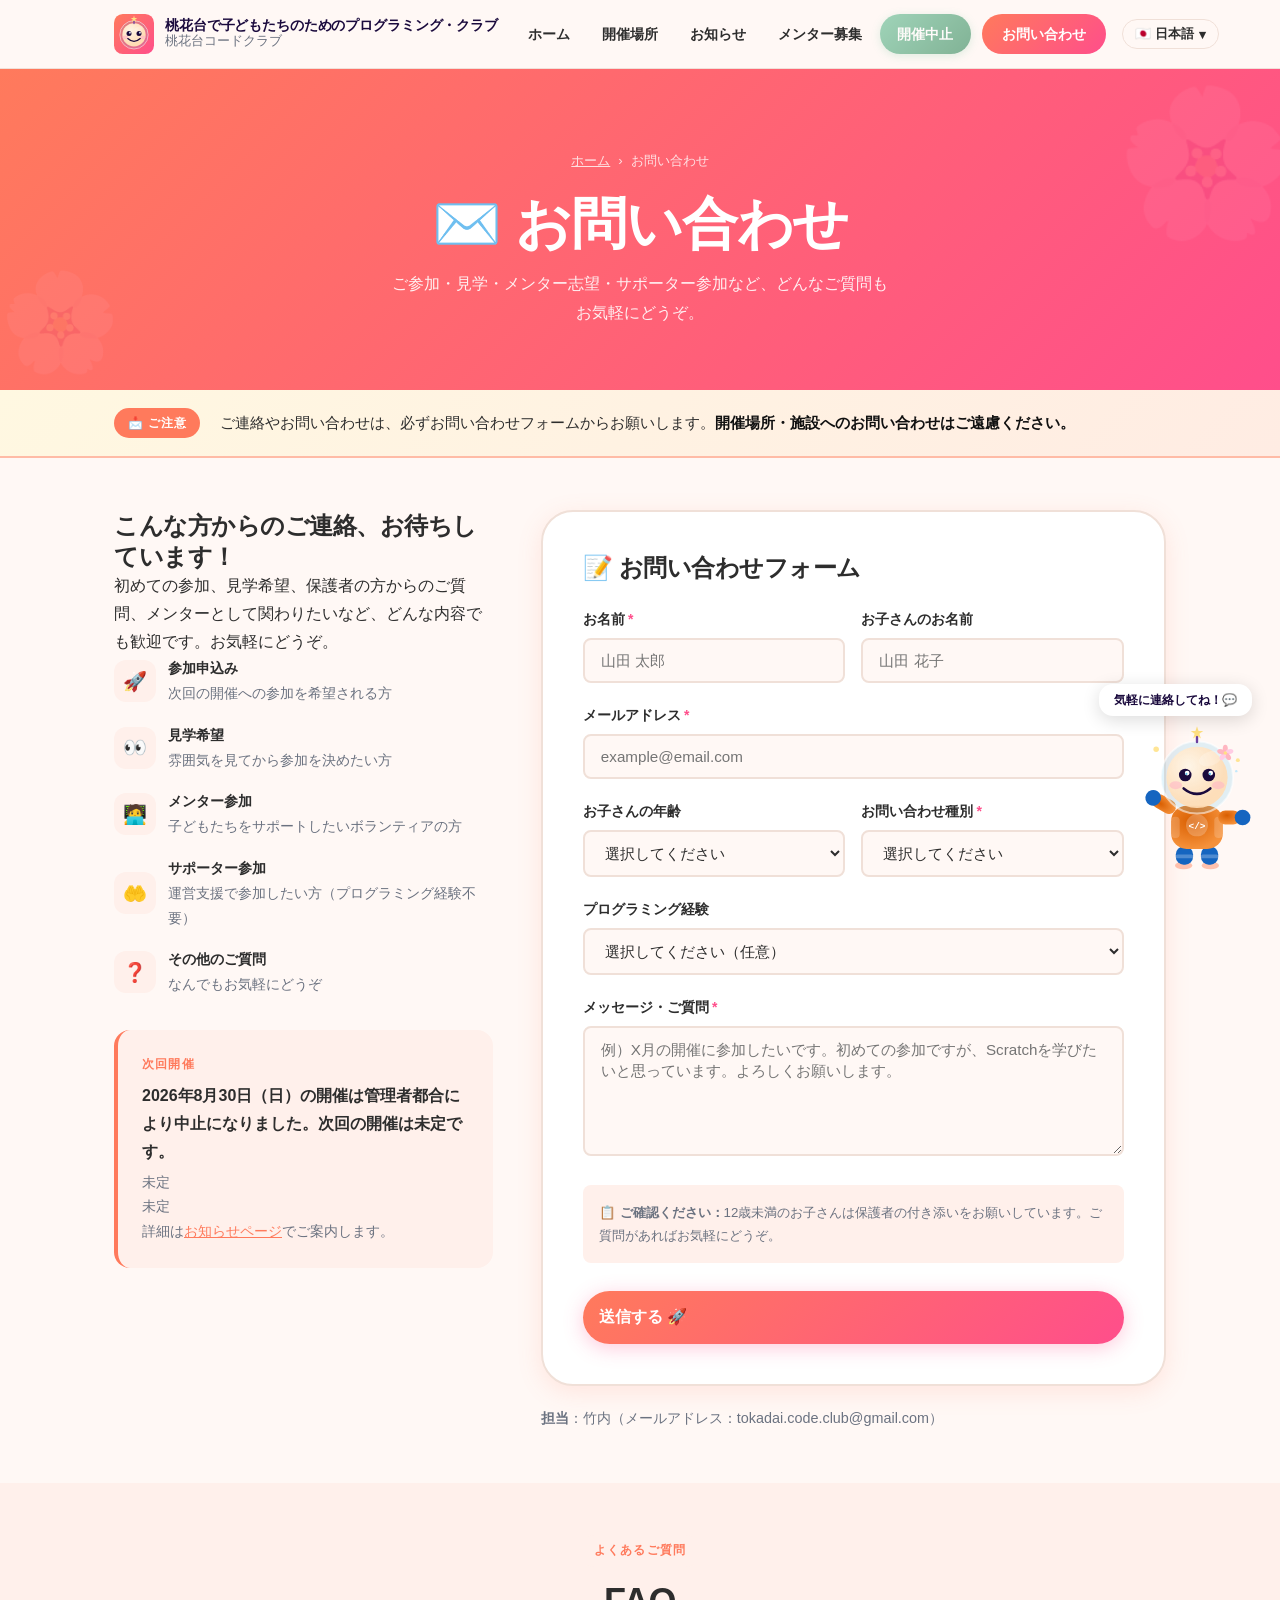
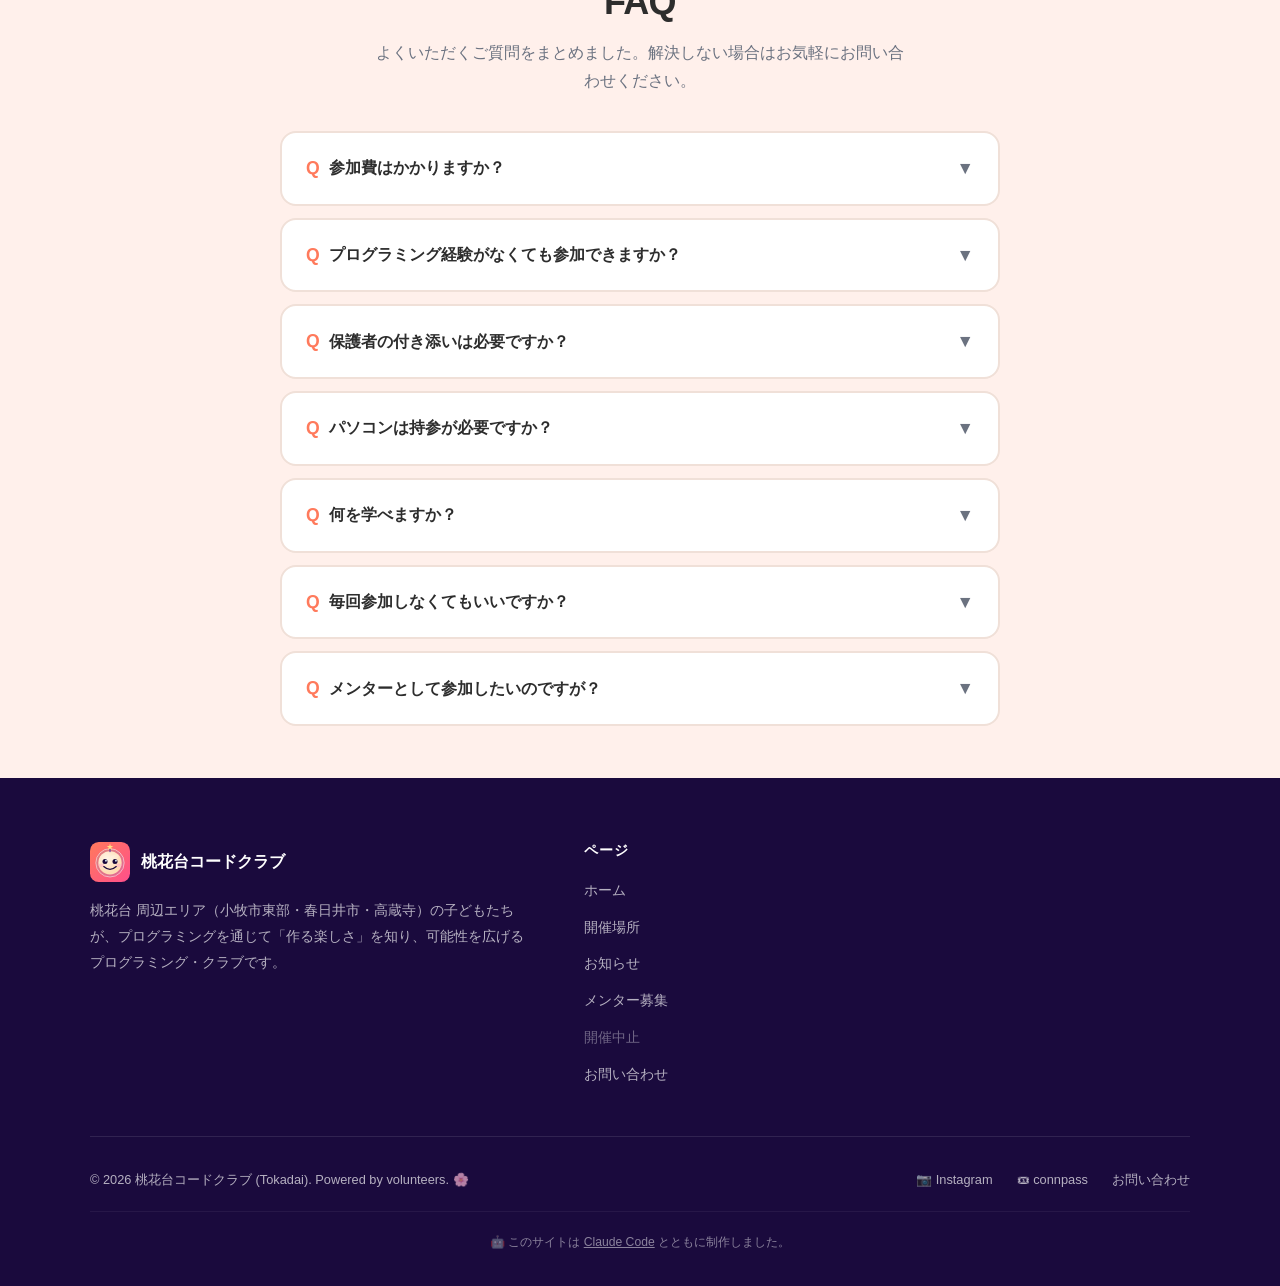
<file: contact.html>
<!DOCTYPE html>
<html lang="ja">
<head>
  <meta charset="UTF-8">
  <meta name="viewport" content="width=device-width, initial-scale=1.0">
  <title>お問い合わせ | 桃花台で子どもたちのためのプログラミング・クラブ</title>
  <meta name="description" content="桃花台コードクラブへの参加申込み・見学・メンター参加・その他お問い合わせはこちらから。">
  <link rel="icon" type="image/svg+xml" href="favicon-contact.svg">
  <link rel="stylesheet" href="style.css">
</head>
<body>

<!-- ══════════════════════ NAVIGATION ══════════════════════ -->
<nav class="nav" id="mainNav">
  <div class="nav-inner">
    <a href="index.html" class="nav-logo">
      <img src="logo.svg" alt="桃花台コードクラブ" class="logo-svg">
      <span class="nav-logo-text">
        <span class="brand-tagline" data-i18n="brand-tagline">桃花台で子どもたちのためのプログラミング・クラブ</span>
        <span class="brand-identity">
          <strong>桃花台コードクラブ</strong>
        </span>
      </span>
    </a>
    <div class="nav-links">
      <a href="index.html" data-i18n="nav-home">ホーム</a>
      <a href="venue.html" data-i18n="nav-venue">開催場所</a>
      <a href="news.html" data-i18n="nav-news">お知らせ</a>
      <a href="mentor.html" data-i18n="nav-mentor">メンター募集</a>
      <a href="https://tokadai-code-club.connpass.com/event/396549/" data-ev="link" target="_blank" rel="noopener" class="nav-apply" data-i18n="nav-apply">🎟 申し込み</a>
      <a href="contact.html" class="nav-cta" data-i18n="nav-contact">お問い合わせ</a>
    </div>
    <div class="lang-switcher">
      <button class="lang-btn" id="langBtn"><span id="langDisplay">🇯🇵 日本語</span> ▾</button>
      <div class="lang-dropdown" id="langDropdown">
        <button class="lang-option lang-active" data-lang="ja" onclick="setLang('ja')">🇯🇵 日本語</button>
        <button class="lang-option" data-lang="en" onclick="setLang('en')">🇬🇧 English</button>
        <button class="lang-option" data-lang="pt" onclick="setLang('pt')">🇧🇷 Português</button>
        <button class="lang-option" data-lang="vi" onclick="setLang('vi')">🇻🇳 Tiếng Việt</button>
        <button class="lang-option" data-lang="es" onclick="setLang('es')">🇪🇸 Español</button>
        <button class="lang-option" data-lang="zh" onclick="setLang('zh')">🇨🇳 中文</button>
        <button class="lang-option" data-lang="id" onclick="setLang('id')">🇮🇩 Bahasa Indonesia</button>
      </div>
    </div>
    <button class="nav-toggle" id="navToggle" data-i18n-aria="nav-toggle-aria" aria-label="メニューを開く">
      <span></span><span></span><span></span>
    </button>
  </div>
  <div class="nav-mobile" id="mobileNav">
    <a href="index.html" data-i18n="nav-m-home">🏠 ホーム</a>
    <a href="venue.html" data-i18n="nav-m-venue">📍 開催場所</a>
    <a href="news.html" data-i18n="nav-m-news">📢 お知らせ</a>
    <a href="mentor.html" data-i18n="nav-m-mentor">🧑‍💻 メンター募集</a>
    <a href="https://www.instagram.com/tokadai_code_club" target="_blank" rel="noopener" data-i18n="nav-m-instagram">📷 Instagram</a>
    <a href="https://tokadai-code-club.connpass.com/event/396549/" data-ev="link" target="_blank" rel="noopener" class="nav-apply" data-i18n="nav-apply">🎟 申し込み</a>
    <a href="contact.html" class="nav-cta-mobile" data-i18n="nav-m-contact">✉️ お問い合わせ</a>
  </div>
</nav>

<!-- ══════════════════════ PAGE HERO ══════════════════════ -->
<div class="page-hero">
  <div class="breadcrumb">
    <a href="index.html" data-i18n="bc-home">ホーム</a>
    <span>›</span>
    <span data-i18n="contact-bc-current">お問い合わせ</span>
  </div>
  <h1 data-i18n="contact-h1">✉️ お問い合わせ</h1>
  <p data-i18n="contact-page-desc">ご参加・見学・メンター志望・サポーター参加など、どんなご質問もお気軽にどうぞ。</p>
</div>

<!-- ══ CONTACT NOTICE ══ -->
<div class="launch-notice-bar">
  <div class="container">
    <div class="launch-notice-inner">
      <span class="launch-notice-badge" data-i18n="contact-notice-badge">📩 ご注意</span>
      <p data-i18n-html="contact-notice-text">ご連絡やお問い合わせは、必ずお問い合わせフォームからお願いします。<strong style='color:#111'>開催場所・施設へのお問い合わせはご遠慮ください。</strong></p>
    </div>
  </div>
</div>

<!-- ══════════════════════ CONTACT MAIN ══════════════════════ -->
<section>
  <div class="container">
    <div class="contact-grid">

      <!-- Left: info -->
      <div class="fade-in">
        <h3 data-i18n="contact-welcome-h3">こんな方からのご連絡、お待ちしています！</h3>
        <p data-i18n="contact-welcome-p">初めての参加、見学希望、保護者の方からのご質問、メンターとして関わりたいなど、どんな内容でも歓迎です。お気軽にどうぞ。</p>

        <div class="contact-items">
          <div class="contact-item">
            <div class="c-icon">🚀</div>
            <div>
              <strong data-i18n="contact-item1-title">参加申込み</strong><br>
              <span style="color:var(--text-light);font-size:.9rem;" data-i18n="contact-item1-sub">次回の開催への参加を希望される方</span>
            </div>
          </div>
          <div class="contact-item">
            <div class="c-icon">👀</div>
            <div>
              <strong data-i18n="contact-item2-title">見学希望</strong><br>
              <span style="color:var(--text-light);font-size:.9rem;" data-i18n="contact-item2-sub">雰囲気を見てから参加を決めたい方</span>
            </div>
          </div>
          <div class="contact-item">
            <div class="c-icon">🧑‍💻</div>
            <div>
              <strong data-i18n="contact-item3-title">メンター参加</strong><br>
              <span style="color:var(--text-light);font-size:.9rem;" data-i18n="contact-item3-sub">子どもたちをサポートしたいボランティアの方</span>
            </div>
          </div>
          <div class="contact-item">
            <div class="c-icon">🤲</div>
            <div>
              <strong data-i18n="contact-item-supporter-title">サポーター参加</strong><br>
              <span style="color:var(--text-light);font-size:.9rem;" data-i18n="contact-item-supporter-sub">運営支援で参加したい方（プログラミング経験不要）</span>
            </div>
          </div>
          <div class="contact-item">
            <div class="c-icon">❓</div>
            <div>
              <strong data-i18n="contact-item4-title">その他のご質問</strong><br>
              <span style="color:var(--text-light);font-size:.9rem;" data-i18n="contact-item4-sub">なんでもお気軽にどうぞ</span>
            </div>
          </div>
        </div>

        <!-- Next event reminder -->
        <div style="margin-top:2rem;background:var(--peach-pale);border-radius:var(--radius);padding:1.5rem;border-left:4px solid var(--peach);">
          <p style="font-size:.78rem;font-weight:700;color:var(--peach);text-transform:uppercase;letter-spacing:.1em;margin-bottom:.4rem;" data-i18n="event-label">次回開催</p>
          <p style="font-weight:700;margin-bottom:.25rem;" data-ev="status-line">2026年8月30日（日）の開催は管理者都合により中止になりました。次回の開催は未定です。</p>
          <p style="font-size:.88rem;color:var(--text-light);"><span data-ev="date-short">未定</span><br><span data-ev="venue-short">未定</span><br>詳細は<a href="news.html" style="color:var(--peach);text-decoration:underline;">お知らせページ</a>でご案内します。</p>
        </div>
      </div>

      <!-- Right: form -->
      <div class="fade-in delay-2">
        <div class="form-card">
          <h3 style="margin-bottom:1.5rem;" data-i18n="form-h3">📝 お問い合わせフォーム</h3>

          <form id="contactForm" novalidate>
            <input type="hidden" name="_subject" value="【桃花台コードクラブ】お問い合わせ">
            <input type="hidden" name="_language" value="ja">

            <div class="form-row">
              <div class="form-group">
                <label for="name"><span data-i18n="form-label-name">お名前</span><span class="required">*</span></label>
                <input type="text" id="name" name="name" placeholder="山田 太郎" data-i18n-placeholder="form-ph-name" required>
              </div>
              <div class="form-group">
                <label for="child-name" data-i18n="form-label-child">お子さんのお名前</label>
                <input type="text" id="child-name" name="child-name" placeholder="山田 花子" data-i18n-placeholder="form-ph-child">
              </div>
            </div>

            <div class="form-group">
              <label for="email"><span data-i18n="form-label-email">メールアドレス</span><span class="required">*</span></label>
              <input type="email" id="email" name="email" placeholder="example@email.com" required>
            </div>

            <div class="form-row">
              <div class="form-group">
                <label for="age" data-i18n="form-label-age">お子さんの年齢</label>
                <select id="age" name="age">
                  <option value="" data-i18n="form-select-default">選択してください</option>
                  <option value="7" data-i18n="age-7">7歳</option>
                  <option value="8" data-i18n="age-8">8歳</option>
                  <option value="9" data-i18n="age-9">9歳</option>
                  <option value="10" data-i18n="age-10">10歳</option>
                  <option value="11" data-i18n="age-11">11歳</option>
                  <option value="12" data-i18n="age-12">12歳</option>
                  <option value="13" data-i18n="age-13">13歳</option>
                  <option value="14" data-i18n="age-14">14歳</option>
                  <option value="15" data-i18n="age-15">15歳</option>
                  <option value="16" data-i18n="age-16">16歳</option>
                  <option value="17" data-i18n="age-17">17歳</option>
                </select>
              </div>
              <div class="form-group">
                <label for="type"><span data-i18n="form-label-type">お問い合わせ種別</span><span class="required">*</span></label>
                <select id="type" name="type" required>
                  <option value="" data-i18n="form-select-default">選択してください</option>
                  <option value="参加申込み" data-i18n="form-type-join">参加申込み</option>
                  <option value="見学希望" data-i18n="form-type-visit">見学希望</option>
                  <option value="メンター参加" data-i18n="form-type-mentor">メンター参加</option>
                  <option value="サポーター参加" data-i18n="form-type-supporter">サポーター参加</option>
                  <option value="その他" data-i18n="form-type-other">その他</option>
                </select>
              </div>
            </div>

            <div class="form-group" id="joinNotice" style="display:none;">
              <div style="background:var(--peach-pale);border-radius:var(--radius-sm);padding:1rem;font-size:.85rem;border-left:4px solid var(--peach);" data-i18n-html="form-join-notice">🎟 参加申し込みは connpass からの事前申込制です。最新の開催回は<a href="news.html" style="color:var(--peach);text-decoration:underline;font-weight:700;">お知らせページ</a>からお申し込みください。</div>
            </div>

            <div class="form-group">
              <label for="experience" data-i18n="form-label-exp">プログラミング経験</label>
              <select id="experience" name="experience">
                <option value="" data-i18n="form-select-opt-exp">選択してください（任意）</option>
                <option value="まったくない（初めて）" data-i18n="form-exp-none">まったくない（初めて）</option>
                <option value="Scratchを少し触ったことがある" data-i18n="form-exp-scratch">Scratchを少し触ったことがある</option>
                <option value="少し学んだことがある" data-i18n="form-exp-some">少し学んだことがある</option>
                <option value="ある程度できる" data-i18n="form-exp-mid">ある程度できる</option>
              </select>
            </div>

            <div class="form-group">
              <label for="message"><span data-i18n="form-label-msg">メッセージ・ご質問</span><span class="required">*</span></label>
              <textarea id="message" name="message" placeholder="例）X月のDojoに参加したいです。初めての参加ですが、Scratchを学びたいと思っています。よろしくお願いします。" data-i18n-placeholder="form-ph-msg" required></textarea>
            </div>

            <div style="background:var(--peach-pale);border-radius:var(--radius-sm);padding:1rem;font-size:.83rem;color:var(--text-light);margin-bottom:1.25rem;" data-i18n-html="form-confirm">
              📋 <strong>ご確認ください：</strong>12歳未満のお子さんは保護者の付き添いをお願いしています。ご質問があればお気軽にどうぞ。
            </div>

            <button type="submit" class="btn btn-primary form-submit" data-i18n="form-submit">送信する 🚀</button>
          </form>

          <!-- Success message -->
          <div class="form-success" id="formSuccess">
            <div class="s-icon">🎉</div>
            <h3 data-i18n="form-success-h3">送信完了！</h3>
            <p data-i18n-html="form-success-p">お問い合わせありがとうございます。</p>
            <p style="margin-top:1rem;font-size:.88rem;color:var(--text-light);" data-i18n="form-success-extra">次の開催でお会いできることを楽しみにしています！🌸</p>
          </div>
        </div>

        <p style="margin-top:1.25rem;font-size:.9rem;color:var(--text-light);"><strong data-i18n="contact-person-label">担当</strong>：<span data-i18n="contact-person-name">竹内（メールアドレス：tokadai.code.club@gmail.com）</span></p>
      </div>

    </div>
  </div>
</section>

<!-- ══════════════════════ FAQ ══════════════════════ -->
<section style="background:var(--peach-pale);">
  <div class="container">
    <div class="section-header fade-in">
      <span class="section-label" data-i18n="faq-label">よくあるご質問</span>
      <h2 data-i18n="faq-h2">FAQ</h2>
      <p data-i18n="faq-desc">よくいただくご質問をまとめました。解決しない場合はお気軽にお問い合わせください。</p>
    </div>
    <div class="faq-list fade-in" style="max-width:720px;margin:0 auto;">

      <div class="faq-item">
        <div class="faq-q">
          <span class="faq-q-text" data-i18n-html="faq1-q"><span class="faq-q-badge">Q</span>参加費はかかりますか？</span>
          <span class="faq-chevron">▼</span>
        </div>
        <div class="faq-a" data-i18n="faq1-a">
          参加費は完全無料です。すべての子どもたちが無料でプログラミングを学べる環境を提供しています。材料費や会場費なども一切かかりません。
        </div>
      </div>

      <div class="faq-item">
        <div class="faq-q">
          <span class="faq-q-text" data-i18n-html="faq2-q"><span class="faq-q-badge">Q</span>プログラミング経験がなくても参加できますか？</span>
          <span class="faq-chevron">▼</span>
        </div>
        <div class="faq-a" data-i18n="faq2-a">
          もちろんです！むしろ初めての方を大歓迎しています。メンターが丁寧にサポートしますので、キーボード操作が苦手な方でも安心して参加できます。まずは「コンピューターで何かを作る楽しさ」を体験してみてください。
        </div>
      </div>

      <div class="faq-item">
        <div class="faq-q">
          <span class="faq-q-text" data-i18n-html="faq3-q"><span class="faq-q-badge">Q</span>保護者の付き添いは必要ですか？</span>
          <span class="faq-chevron">▼</span>
        </div>
        <div class="faq-a" data-i18n="faq3-a">
          12歳未満のお子さんは保護者の付き添いをお願いしています。保護者の方もご見学・ご参加を歓迎します。12歳以上は一人での参加もOKです（事前にご連絡ください）。
        </div>
      </div>

      <div class="faq-item">
        <div class="faq-q">
          <span class="faq-q-text" data-i18n-html="faq4-q"><span class="faq-q-badge">Q</span>パソコンは持参が必要ですか？</span>
          <span class="faq-chevron">▼</span>
        </div>
        <div class="faq-a" data-i18n="faq4-a">
          お持ちであればノートPCをご持参ください。台数に余裕がある場合は会場のPCも使えますが、保証はできないため、可能であれば持参をおすすめします。タブレットでも一部の活動に参加できます。
        </div>
      </div>

      <div class="faq-item">
        <div class="faq-q">
          <span class="faq-q-text" data-i18n-html="faq5-q"><span class="faq-q-badge">Q</span>何を学べますか？</span>
          <span class="faq-chevron">▼</span>
        </div>
        <div class="faq-a" data-i18n="faq5-a">
          決まったカリキュラムはありません。興味のあるテーマを自由に選んで取り組めます。メニューの例として、Scratch・テキストプログラミング（JavaScript／PHP／Python）・Webサイト制作・動画制作・AI入門（Claude Code・バイブ・コーディングなど）があります。「やってみたい！」と思ったことならなんでもOK。メンターが一緒に考えてサポートします。
        </div>
      </div>

      <div class="faq-item">
        <div class="faq-q">
          <span class="faq-q-text" data-i18n-html="faq6-q"><span class="faq-q-badge">Q</span>毎回参加しなくてもいいですか？</span>
          <span class="faq-chevron">▼</span>
        </div>
        <div class="faq-a" data-i18n="faq6-a">
          参加は任意で、毎回出席する義務はありません。都合の良い月だけ参加してください。ただし、会場の定員がありますので、参加を希望される月は事前にお申込みをお願いします。
        </div>
      </div>

      <div class="faq-item">
        <div class="faq-q">
          <span class="faq-q-text" data-i18n-html="faq7-q"><span class="faq-q-badge">Q</span>メンターとして参加したいのですが？</span>
          <span class="faq-chevron">▼</span>
        </div>
        <div class="faq-a" data-i18n="faq7-a">
          大歓迎です！プログラミング経験があれば年齢・職業は問いません。指定した日曜日・午後2時間の活動です。特別な資格も不要です。Scratch・JavaScript・PHP・Python・動画制作・AI入門など、得意分野でサポートしてください。お問い合わせフォームから「メンター参加」を選んでご連絡ください。
        </div>
      </div>

    </div>
  </div>
</section>

<!-- ══════════════════════ FOOTER ══════════════════════ -->
<footer class="footer">
  <div class="footer-inner">
    <div class="footer-top">
      <div>
        <div class="footer-brand">
          <img src="logo.svg" alt="" width="40" height="40">
          <div class="footer-brand-name">
            桃花台コードクラブ
          </div>
        </div>
        <p class="footer-desc" data-i18n="footer-desc">桃花台 周辺エリア（小牧市東部・春日井市・高蔵寺）の子どもたちが、プログラミングを通じて「作る楽しさ」を知り、可能性を広げるプログラミング・クラブです。</p>
      </div>
      <div class="footer-col">
        <h4 data-i18n="footer-nav-title">ページ</h4>
        <ul>
          <li><a href="index.html" data-i18n="nav-home">ホーム</a></li>
          <li><a href="venue.html" data-i18n="nav-venue">開催場所</a></li>
          <li><a href="news.html" data-i18n="nav-news">お知らせ</a></li>
          <li><a href="mentor.html" data-i18n="nav-mentor">メンター募集</a></li>
          <li><a href="https://tokadai-code-club.connpass.com/event/396549/" data-ev="link" target="_blank" rel="noopener" data-i18n="nav-apply">🎟 申し込み</a></li>
          <li><a href="contact.html" data-i18n="footer-contact-link">お問い合わせ</a></li>
        </ul>
      </div>
    </div>
    <div class="footer-bottom">
      <span data-i18n="footer-copyright">© 2026 桃花台コードクラブ (Tokadai). Powered by volunteers. 🌸</span>
      <div class="footer-links">
        <a href="https://www.instagram.com/tokadai_code_club" target="_blank" rel="noopener" data-i18n="footer-instagram">📷 Instagram</a>
        <a href="https://tokadai-code-club.connpass.com/" target="_blank" rel="noopener" data-i18n="footer-connpass">🎟 connpass</a>
        <a href="contact.html" data-i18n="footer-contact-link">お問い合わせ</a>
        <!-- <a href="#">プライバシー</a> -->
      </div>
    </div>
    <div class="footer-credit">
      <span data-i18n-html="footer-credit">🤖 このサイトは <a href="https://claude.com/claude-code" target="_blank" rel="noopener">Claude Code</a> とともに制作しました。</span>
    </div>
  </div>
</footer>

<script src="events.js"></script>
<script src="script.js"></script>
<script src="i18n.js"></script>

<!-- ══════════════════════ MASCOT ピコ ══════════════════════ -->
<div class="mascot-wrap" aria-hidden="true">
  <div class="mascot-bubble" data-i18n="contact-mascot">気軽に連絡してね！💬</div>
  <svg class="mascot-svg" xmlns="http://www.w3.org/2000/svg" viewBox="0 0 140 188">
    <defs><radialGradient id="ps-c" cx="40%" cy="35%" r="65%"><stop offset="0%" stop-color="#D95E00"/><stop offset="100%" stop-color="#F5913A"/></radialGradient><radialGradient id="ph-c" cx="36%" cy="32%" r="60%"><stop offset="0%" stop-color="#FFF5E6" stop-opacity=".97"/><stop offset="100%" stop-color="#FFDCB4" stop-opacity=".93"/></radialGradient></defs>
    <ellipse cx="53" cy="180" rx="11" ry="5" fill="#FF8A65" opacity=".5"/>
    <ellipse cx="87" cy="180" rx="11" ry="5" fill="#FF8A65" opacity=".5"/>
    <rect x="43" y="156" width="22" height="23" rx="10" fill="#1565C0"/>
    <rect x="75" y="156" width="22" height="23" rx="10" fill="#1565C0"/>
    <rect x="43" y="166" width="22" height="5" rx="2" fill="rgba(255,255,255,.25)"/>
    <rect x="75" y="166" width="22" height="5" rx="2" fill="rgba(255,255,255,.25)"/>
    <rect x="37" y="104" width="66" height="55" rx="20" fill="url(#ps-c)"/>
    <rect x="37" y="118" width="11" height="27" rx="5" fill="rgba(255,255,255,.18)"/>
    <rect x="92" y="118" width="11" height="27" rx="5" fill="rgba(255,255,255,.18)"/>
    <circle cx="70" cy="129" r="14" fill="rgba(255,255,255,.22)"/>
    <text x="70" y="134" font-family="'Courier New',monospace" font-size="12" font-weight="900" fill="white" text-anchor="middle">&lt;/&gt;</text>
    <g transform="translate(42,110) rotate(-60)"><rect x="-9" y="-32" width="18" height="32" rx="9" fill="url(#ps-c)"/><circle cx="0" cy="-32" r="10" fill="#1565C0"/></g>
    <rect x="97" y="110" width="28" height="18" rx="9" fill="url(#ps-c)"/>
    <circle cx="128" cy="119" r="10" fill="#1565C0"/>
    <circle cx="70" cy="68" r="46" fill="rgba(91,192,235,.18)" stroke="rgba(255,255,255,.55)" stroke-width="2.5"/>
    <circle cx="70" cy="68" r="39" fill="url(#ph-c)"/>
    <ellipse cx="87" cy="44" rx="15" ry="9" fill="white" opacity=".22" transform="rotate(-20,87,44)"/>
    <circle cx="55" cy="65" r="8" fill="#1A0A3D"/><circle cx="85" cy="65" r="8" fill="#1A0A3D"/>
    <circle cx="57.5" cy="62.5" r="3" fill="white"/><circle cx="87.5" cy="62.5" r="3" fill="white"/>
    <circle cx="56.5" cy="63.5" r="1.3" fill="#5BC0EB"/><circle cx="86.5" cy="63.5" r="1.3" fill="#5BC0EB"/>
    <ellipse cx="43" cy="78" rx="8" ry="5" fill="#FFB3C6" opacity=".55"/>
    <ellipse cx="97" cy="78" rx="8" ry="5" fill="#FFB3C6" opacity=".55"/>
    <path d="M 53 82 Q 70 96 87 82" stroke="#1A0A3D" stroke-width="3.2" fill="none" stroke-linecap="round"/>
    <line x1="70" y1="23" x2="70" y2="10" stroke="#6B3FA0" stroke-width="3" stroke-linecap="round"/>
    <polygon points="70,3 72,9 78,9 73,12.5 75,18.5 70,15 65,18.5 67,12.5 62,9 68,9" fill="#FFE082"/>
    <g transform="translate(106,37)"><ellipse cx="0" cy="-5.5" rx="3.2" ry="5.2" fill="#FFB6C1" transform="rotate(0)"/><ellipse cx="0" cy="-5.5" rx="3.2" ry="5.2" fill="#FFCCE4" transform="rotate(72)"/><ellipse cx="0" cy="-5.5" rx="3.2" ry="5.2" fill="#FFB6C1" transform="rotate(144)"/><ellipse cx="0" cy="-5.5" rx="3.2" ry="5.2" fill="#FFCCE4" transform="rotate(216)"/><ellipse cx="0" cy="-5.5" rx="3.2" ry="5.2" fill="#FFB6C1" transform="rotate(288)"/><circle cx="0" cy="0" r="2.2" fill="#FFE082"/></g>
    <circle cx="18" cy="32" r="3.5" fill="#FFE082" opacity=".85"/>
    <circle cx="122" cy="46" r="2.5" fill="#FFE082" opacity=".85"/>
    <circle cx="120" cy="60" r="1.5" fill="#B3E5FC" opacity=".8"/>
  </svg>
</div>
</body>
</html>
</file>
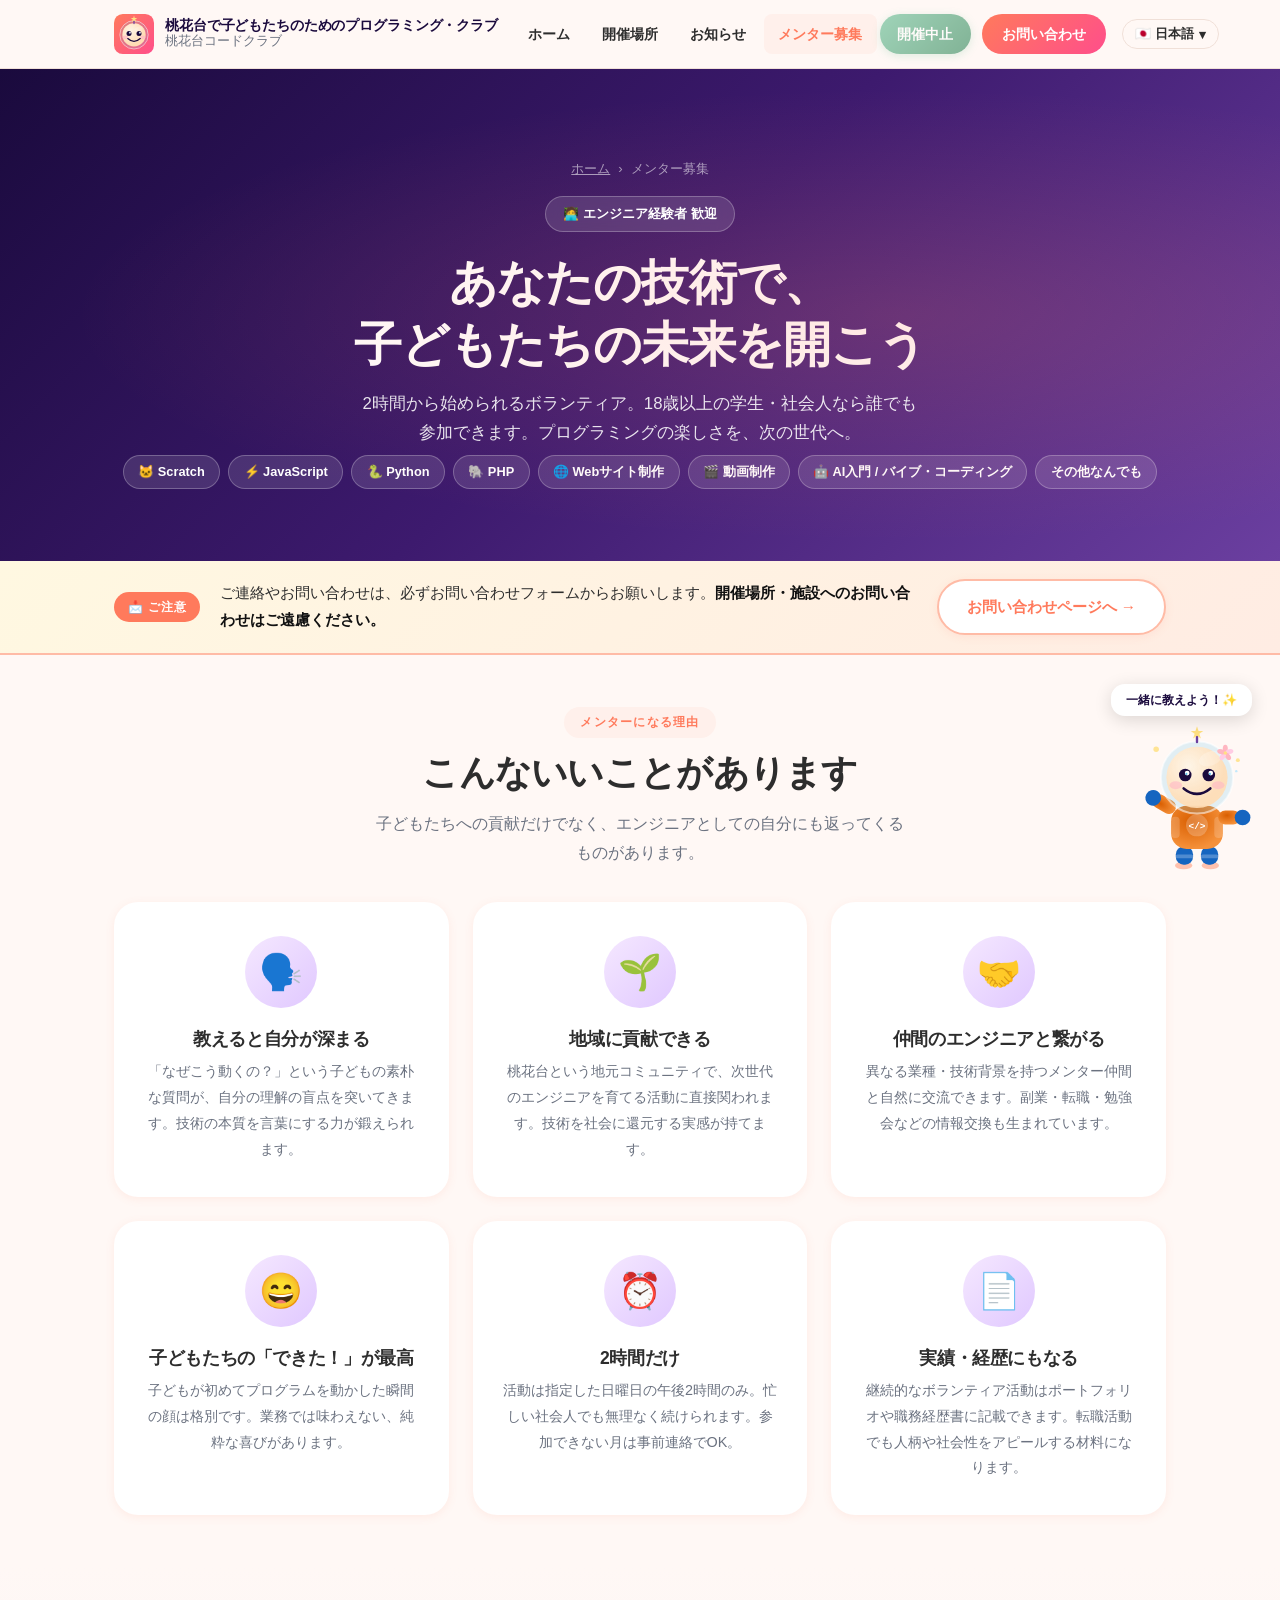
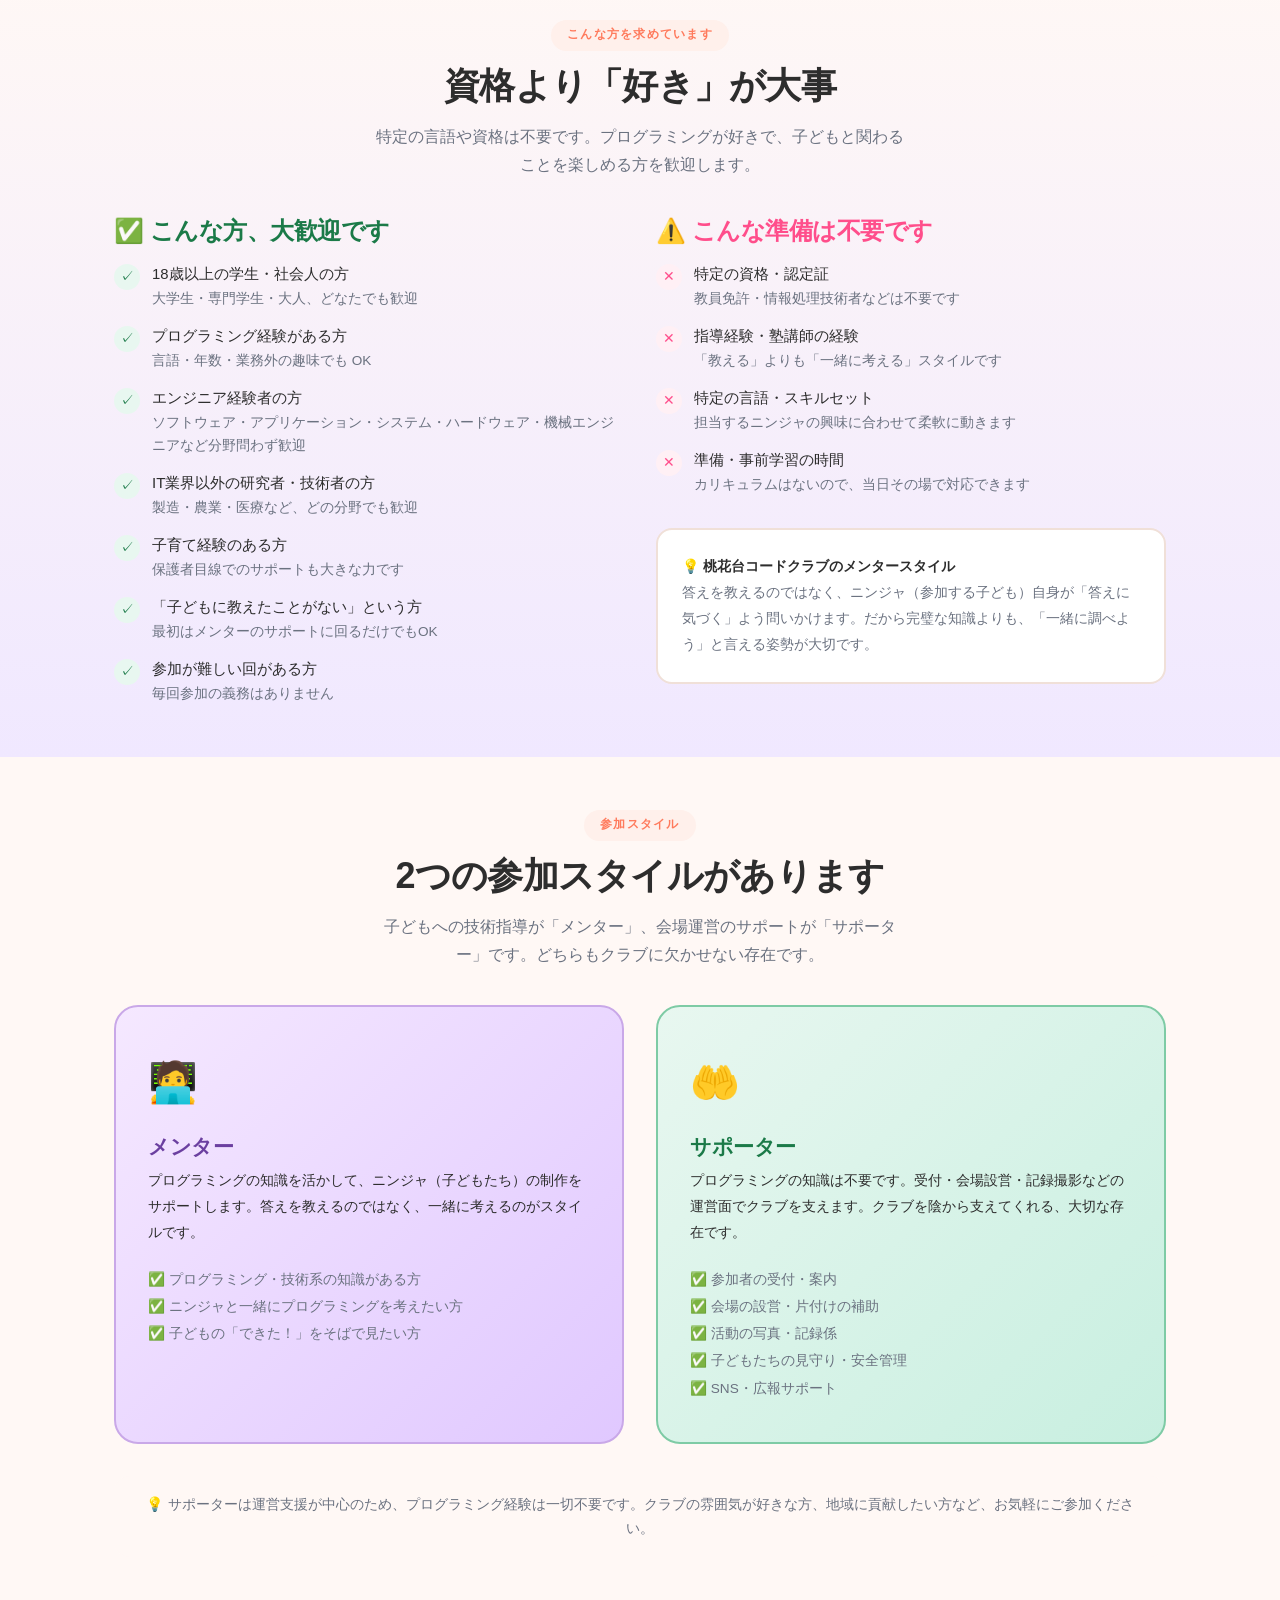
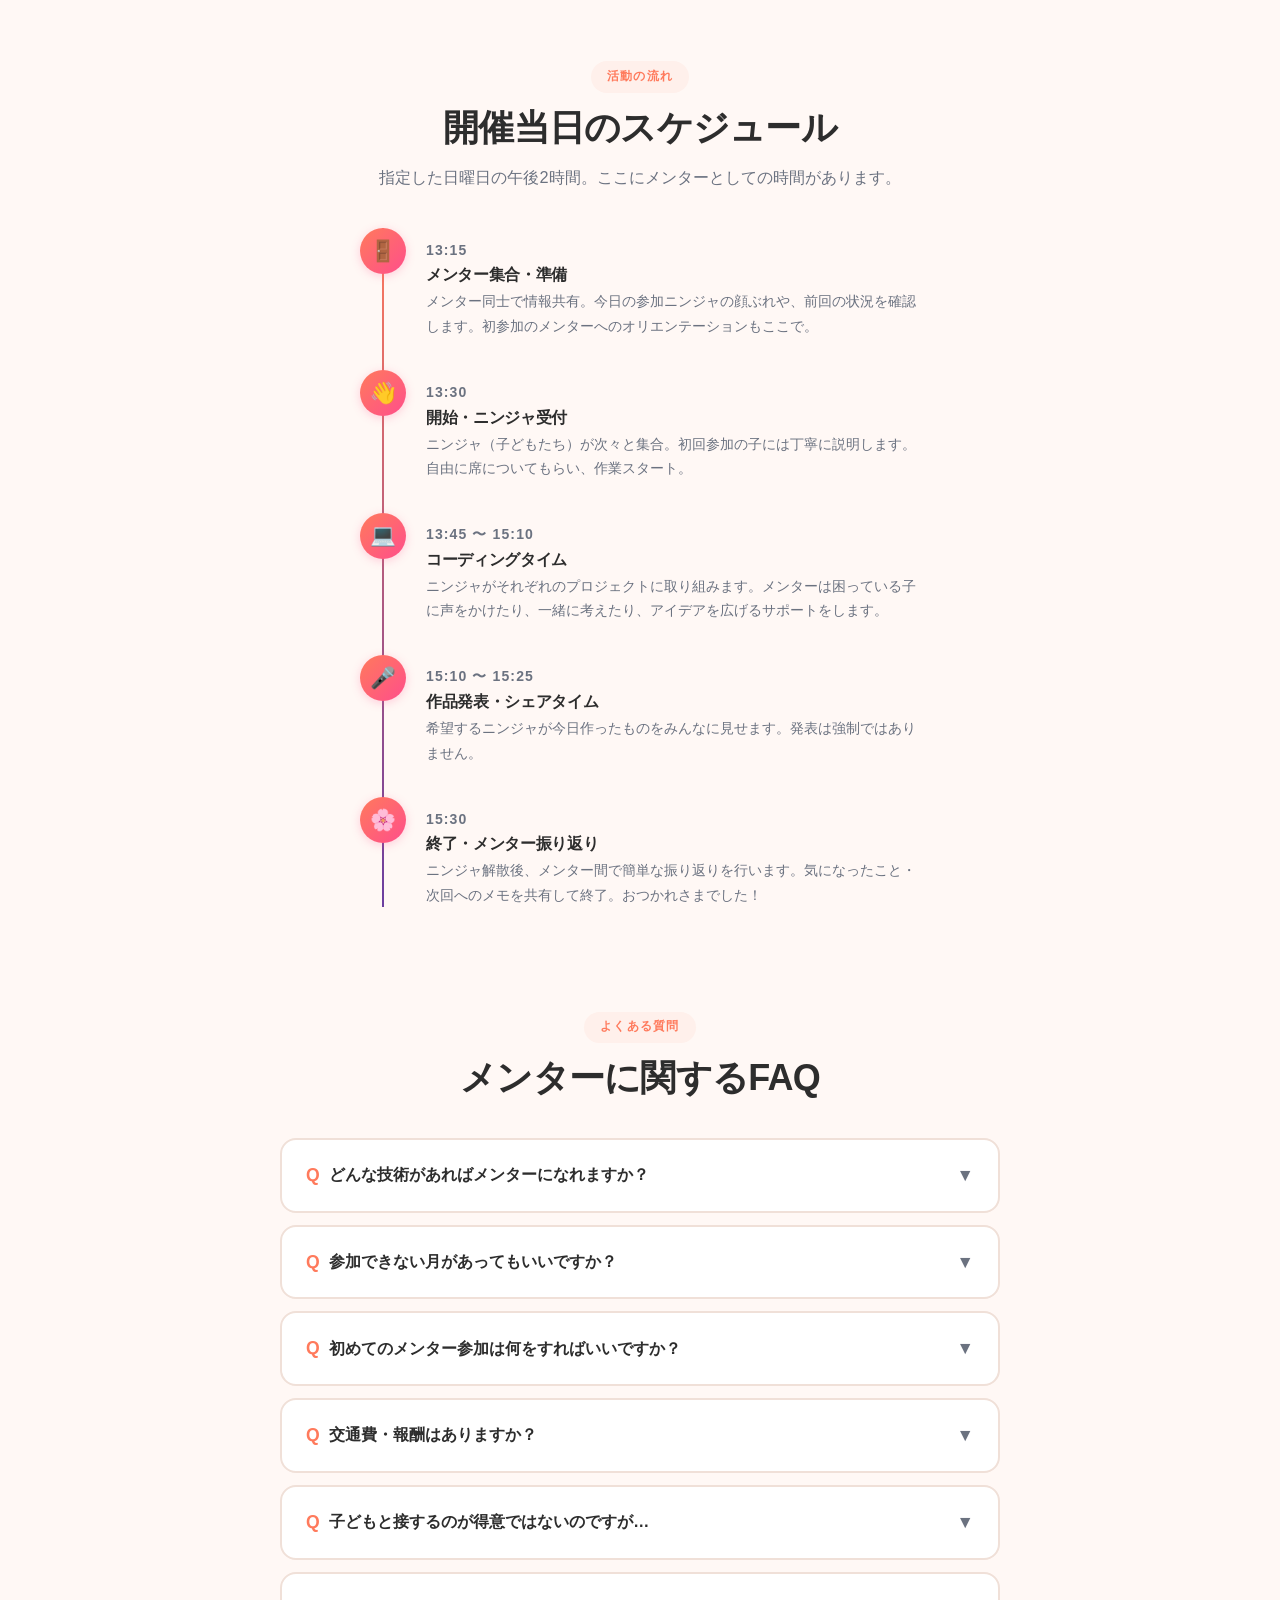
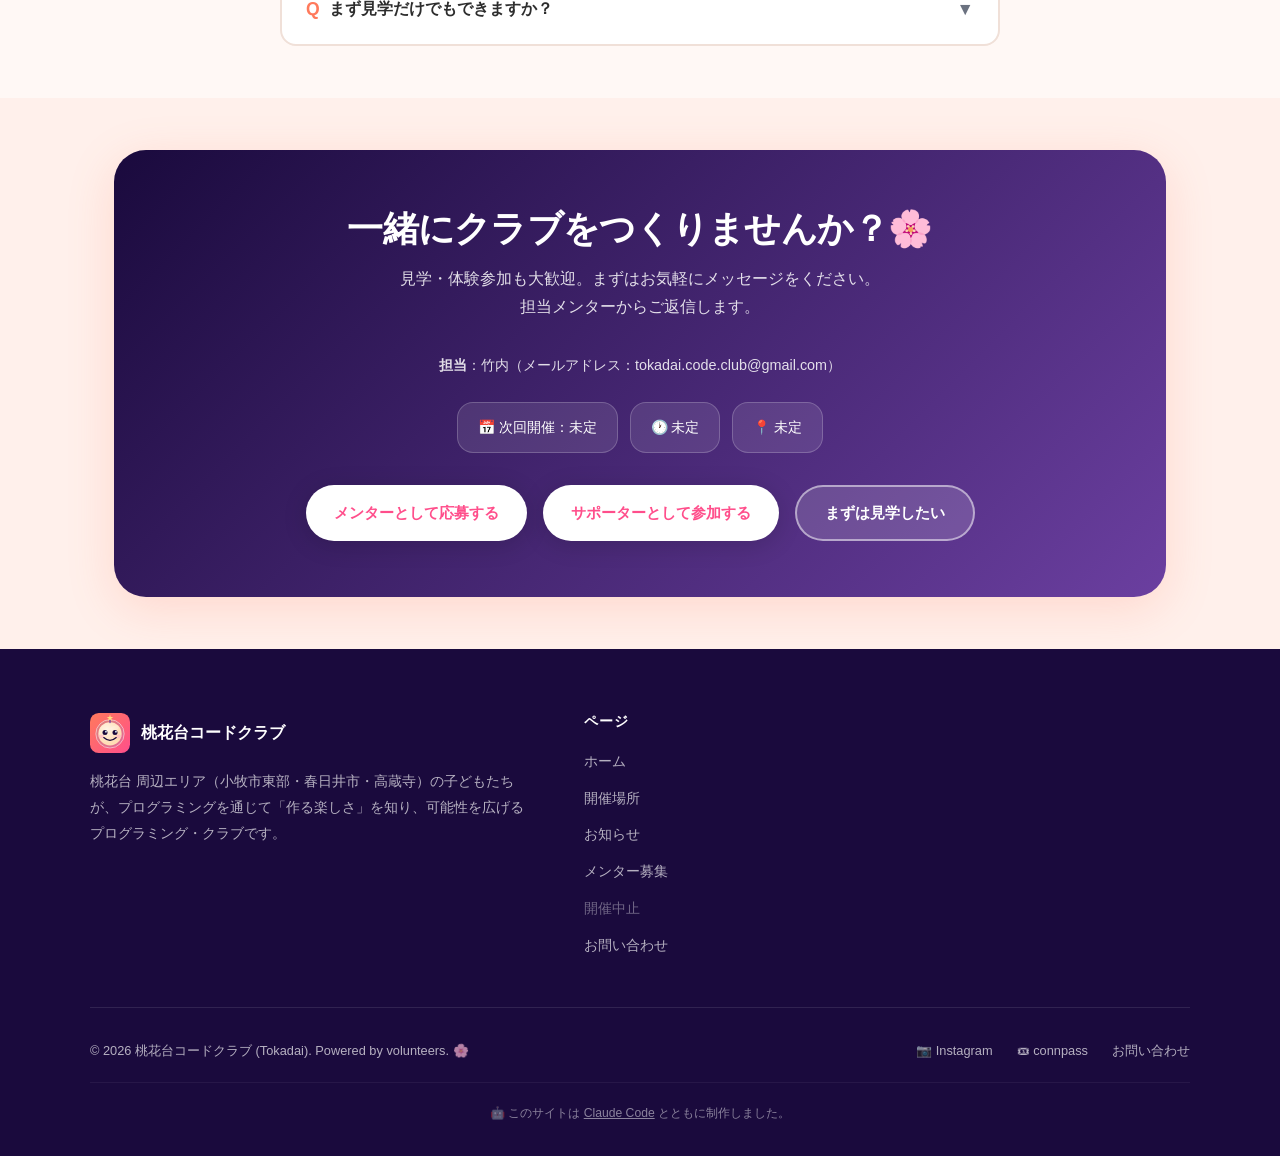
<file: mentor.html>
<!DOCTYPE html>
<html lang="ja">
<head>
  <meta charset="UTF-8">
  <meta name="viewport" content="width=device-width, initial-scale=1.0">
  <title>メンター募集 | 桃花台で子どもたちのためのプログラミング・クラブ</title>
  <meta name="description" content="桃花台コードクラブでは18歳以上のエンジニア経験者・学生・社会人メンターを募集しています。ソフトウェア・ハードウェア・機械エンジニアなど幅広く歓迎。子どもたちのプログラミング学習をサポートするボランティア活動です。">
  <link rel="icon" type="image/svg+xml" href="favicon-mentor.svg">
  <link rel="stylesheet" href="style.css">
  <style>
    /* ── Mentor page extras ──────────────────── */
    .mentor-hero {
      background: linear-gradient(135deg, #1A0A3D 0%, #3D1A6E 50%, #6B3FA0 100%);
      padding: 5.5rem 1.5rem 4.5rem;
      text-align: center;
      color: var(--white);
      position: relative;
      overflow: hidden;
    }
    .mentor-hero::before {
      content: '';
      position: absolute; inset: 0;
      background: radial-gradient(ellipse at 70% 50%, rgba(255,122,92,.18) 0%, transparent 65%);
      pointer-events: none;
    }
    .mentor-hero .breadcrumb { color: rgba(255,255,255,.7); }
    .mentor-hero .breadcrumb a { color: rgba(255,255,255,.7); }
    .mentor-hero h1 { font-size: clamp(2rem,5vw,3rem); margin-bottom: .75rem; }
    .mentor-hero p { opacity: .88; max-width: 560px; margin: .5rem auto 0; font-size: 1.05rem; }

    .mentor-hero-badge {
      display: inline-flex; align-items: center; gap: .5rem;
      background: rgba(255,255,255,.12); backdrop-filter: blur(8px);
      border: 1px solid rgba(255,255,255,.25);
      border-radius: 999px; padding: .35rem 1.1rem;
      font-size: .8rem; font-weight: 700; color: var(--white);
      margin-bottom: 1.25rem;
    }

    /* skill tags */
    .skill-tags { display: flex; flex-wrap: wrap; gap: .5rem; margin-top: 0.5rem; justify-content: center; }
    .skill-tag {
      background: rgba(255,255,255,.12);
      border: 1px solid rgba(255,255,255,.25);
      border-radius: 999px; padding: .3rem .9rem;
      font-size: .8rem; font-weight: 600;
    }

    /* why cards */
    .why-grid { display: grid; grid-template-columns: repeat(3, 1fr); gap: 1.5rem; }
    .why-card {
      background: var(--white); border-radius: var(--radius-lg);
      padding: 2rem 1.75rem; text-align: center;
      box-shadow: var(--shadow-sm); border: 2px solid transparent;
      transition: transform var(--t) var(--ease), border-color var(--t), box-shadow var(--t);
    }
    .why-card:hover { transform: translateY(-5px); border-color: var(--purple); box-shadow: 0 8px 28px rgba(107,63,160,.15); }
    .why-icon {
      width: 72px; height: 72px; border-radius: 50%;
      display: flex; align-items: center; justify-content: center;
      font-size: 2.2rem; margin: 0 auto 1.25rem;
      background: linear-gradient(135deg, #F5E8FF, #E0C8FF);
    }
    .why-card h3 { font-size: 1.1rem; margin-bottom: .5rem; }
    .why-card p { color: var(--text-light); font-size: .9rem; line-height: 1.8; }

    /* looking-for section */
    .looking-grid { display: grid; grid-template-columns: 1fr 1fr; gap: 2rem; }
    .check-list { display: flex; flex-direction: column; gap: .85rem; margin-top: 1rem; }
    .check-item { display: flex; align-items: flex-start; gap: .75rem; }
    .check-mark {
      width: 26px; height: 26px; border-radius: 50%; flex-shrink: 0;
      display: flex; align-items: center; justify-content: center;
      font-size: .85rem; margin-top: .1rem;
    }
    .check-ok  { background: #E8F7F0; color: var(--green-dark); }
    .check-no  { background: #FFF0F5; color: var(--pink); }
    .check-item p { font-size: .93rem; line-height: 1.7; color: var(--text); }
    .check-item p span { color: var(--text-light); font-size: .85rem; display: block; }

    /* timeline */
    .timeline { display: flex; flex-direction: column; gap: 0; position: relative; max-width: 560px; margin: 0 auto; }
    .timeline::before {
      content: ''; position: absolute; left: 22px; top: 0; bottom: 0;
      width: 2px; background: linear-gradient(to bottom, var(--peach), var(--purple));
    }
    .tl-item { display: flex; gap: 1.25rem; padding-bottom: 2rem; position: relative; }
    .tl-item:last-child { padding-bottom: 0; }
    .tl-dot {
      width: 46px; height: 46px; border-radius: 50%; flex-shrink: 0;
      background: linear-gradient(135deg, var(--peach), var(--pink));
      display: flex; align-items: center; justify-content: center;
      font-size: 1.3rem; z-index: 1; box-shadow: 0 2px 10px rgba(255,78,139,.25);
    }
    .tl-content { padding-top: .6rem; }
    .tl-time { font-size: .75rem; font-weight: 700; color: var(--peach); letter-spacing: .08em; margin-bottom: .2rem; }
    .tl-content h4 { font-size: 1rem; margin-bottom: .2rem; }
    .tl-content p { font-size: .875rem; color: var(--text-light); }

    /* voice cards */
    .voice-grid { display: grid; grid-template-columns: repeat(3, 1fr); gap: 1.5rem; }
    .voice-card {
      background: var(--white); border-radius: var(--radius-lg);
      padding: 1.75rem; box-shadow: var(--shadow-sm); border: 2px solid var(--border);
      position: relative;
    }
    .voice-card::before {
      content: '"'; position: absolute; top: 1rem; right: 1.5rem;
      font-size: 4rem; color: var(--peach-pale); line-height: 1;
      font-family: Georgia, serif; pointer-events: none;
    }
    .voice-meta { display: flex; align-items: center; gap: .75rem; margin-bottom: 1rem; }
    .voice-avatar {
      width: 48px; height: 48px; border-radius: 50%;
      background: linear-gradient(135deg, var(--peach), var(--pink));
      display: flex; align-items: center; justify-content: center;
      font-size: 1.4rem; flex-shrink: 0;
    }
    .voice-name { font-weight: 700; font-size: .95rem; }
    .voice-role { font-size: .78rem; color: var(--text-light); }
    .voice-card p { font-size: .9rem; line-height: 1.85; color: var(--text-light); }

    /* apply banner */
    .apply-banner {
      background: linear-gradient(135deg, var(--dark), var(--purple));
      border-radius: var(--radius-xl); padding: 3.5rem;
      text-align: center; color: var(--white);
      box-shadow: var(--shadow-lg);
    }
    .apply-banner h2 { font-size: clamp(1.5rem, 3vw, 2.25rem); margin-bottom: .75rem; }
    .apply-banner p { opacity: .85; max-width: 480px; margin: 0 auto 2rem; }
    .apply-banner .btn-group { display: flex; gap: 1rem; justify-content: center; flex-wrap: wrap; }

    @media (max-width: 900px) {
      .why-grid { grid-template-columns: 1fr 1fr; }
      .looking-grid { grid-template-columns: 1fr; }
      .voice-grid { grid-template-columns: 1fr 1fr; }
    }
    @media (max-width: 600px) {
      .why-grid { grid-template-columns: 1fr; }
      .voice-grid { grid-template-columns: 1fr; }
      .apply-banner { padding: 2.5rem 1.5rem; }
      .style-grid { grid-template-columns: 1fr !important; }
    }
  </style>
</head>
<body>

<!-- ══════════════════════ NAVIGATION ══════════════════════ -->
<nav class="nav" id="mainNav">
  <div class="nav-inner">
    <a href="index.html" class="nav-logo">
      <img src="logo.svg" alt="桃花台コードクラブ" class="logo-svg">
      <span class="nav-logo-text">
        <span class="brand-tagline" data-i18n="brand-tagline">桃花台で子どもたちのためのプログラミング・クラブ</span>
        <span class="brand-identity">
          <strong>桃花台コードクラブ</strong>
        </span>
      </span>
    </a>
    <div class="nav-links">
      <a href="index.html" data-i18n="nav-home">ホーム</a>
      <a href="venue.html" data-i18n="nav-venue">開催場所</a>
      <a href="news.html" data-i18n="nav-news">お知らせ</a>
      <a href="mentor.html" class="active" data-i18n="nav-mentor">メンター募集</a>
      <a href="https://tokadai-code-club.connpass.com/event/396549/" data-ev="link" target="_blank" rel="noopener" class="nav-apply" data-i18n="nav-apply">🎟 申し込み</a>
      <a href="contact.html" class="nav-cta" data-i18n="nav-contact">お問い合わせ</a>
    </div>
    <div class="lang-switcher">
      <button class="lang-btn" id="langBtn"><span id="langDisplay">🇯🇵 日本語</span> ▾</button>
      <div class="lang-dropdown" id="langDropdown">
        <button class="lang-option lang-active" data-lang="ja" onclick="setLang('ja')">🇯🇵 日本語</button>
        <button class="lang-option" data-lang="en" onclick="setLang('en')">🇬🇧 English</button>
        <button class="lang-option" data-lang="pt" onclick="setLang('pt')">🇧🇷 Português</button>
        <button class="lang-option" data-lang="vi" onclick="setLang('vi')">🇻🇳 Tiếng Việt</button>
        <button class="lang-option" data-lang="es" onclick="setLang('es')">🇪🇸 Español</button>
        <button class="lang-option" data-lang="zh" onclick="setLang('zh')">🇨🇳 中文</button>
        <button class="lang-option" data-lang="id" onclick="setLang('id')">🇮🇩 Bahasa Indonesia</button>
      </div>
    </div>
    <button class="nav-toggle" id="navToggle" data-i18n-aria="nav-toggle-aria" aria-label="メニューを開く">
      <span></span><span></span><span></span>
    </button>
  </div>
  <div class="nav-mobile" id="mobileNav">
    <a href="index.html" data-i18n="nav-m-home">🏠 ホーム</a>
    <a href="venue.html" data-i18n="nav-m-venue">📍 開催場所</a>
    <a href="news.html" data-i18n="nav-m-news">📢 お知らせ</a>
    <a href="mentor.html" data-i18n="nav-m-mentor">🧑‍💻 メンター募集</a>
    <a href="https://www.instagram.com/tokadai_code_club" target="_blank" rel="noopener" data-i18n="nav-m-instagram">📷 Instagram</a>
    <a href="https://tokadai-code-club.connpass.com/event/396549/" data-ev="link" target="_blank" rel="noopener" class="nav-apply" data-i18n="nav-apply">🎟 申し込み</a>
    <a href="contact.html" class="nav-cta-mobile" data-i18n="nav-m-contact">✉️ お問い合わせ</a>
  </div>
</nav>

<!-- ══════════════════════ HERO ══════════════════════ -->
<div class="mentor-hero">
  <div class="breadcrumb">
    <a href="index.html" data-i18n="bc-home">ホーム</a>
    <span>›</span>
    <span data-i18n="mentor-bc-current">メンター募集</span>
  </div>
  <div class="mentor-hero-badge" data-i18n="mentor-badge">🧑‍💻 エンジニア経験者 歓迎</div>
  <h1 data-i18n-html="mentor-h1">あなたの技術で、<br>子どもたちの未来を開こう</h1>
  <p data-i18n="mentor-desc">2時間から始められるボランティア。18歳以上の学生・社会人なら誰でも参加できます。プログラミングの楽しさを、次の世代へ。</p>
  <div class="skill-tags">
    <span class="skill-tag">🐱 Scratch</span>

    <span class="skill-tag">⚡ JavaScript</span>
    <span class="skill-tag">🐍 Python</span>
    <span class="skill-tag">🐘 PHP</span>
    <span class="skill-tag" data-i18n="skill-web">🌐 Webサイト制作</span>
    <span class="skill-tag" data-i18n="skill-video">🎬 動画制作</span>
    <span class="skill-tag" data-i18n="skill-ai">🤖 AI入門 / バイブ・コーディング</span>
    <span class="skill-tag" data-i18n="skill-other">その他なんでも</span>
  </div>
</div>

<!-- ══ CONTACT NOTICE ══ -->
<div class="launch-notice-bar">
  <div class="container">
    <div class="launch-notice-inner">
      <span class="launch-notice-badge" data-i18n="contact-notice-badge">📩 ご注意</span>
      <p data-i18n-html="contact-notice-text">ご連絡やお問い合わせは、必ずお問い合わせフォームからお願いします。<strong style='color:#111'>開催場所・施設へのお問い合わせはご遠慮ください。</strong></p>
      <a href="contact.html" class="btn btn-secondary" data-i18n="contact-notice-link">お問い合わせページへ →</a>
    </div>
  </div>
</div>

<!-- ══════════════════════ WHY ══════════════════════ -->
<section>
  <div class="container">
    <div class="section-header fade-in">
      <span class="section-label" data-i18n="mentor-why-label">メンターになる理由</span>
      <h2 data-i18n="mentor-why-h2">こんないいことがあります</h2>
      <p data-i18n="mentor-why-desc">子どもたちへの貢献だけでなく、エンジニアとしての自分にも返ってくるものがあります。</p>
    </div>
    <div class="why-grid">
      <div class="why-card fade-in delay-1">
        <div class="why-icon">🗣️</div>
        <h3 data-i18n="mentor-why1-h3">教えると自分が深まる</h3>
        <p data-i18n="mentor-why1-p">「なぜこう動くの？」という子どもの素朴な質問が、自分の理解の盲点を突いてきます。技術の本質を言葉にする力が鍛えられます。</p>
      </div>
      <div class="why-card fade-in delay-2">
        <div class="why-icon">🌱</div>
        <h3 data-i18n="mentor-why2-h3">地域に貢献できる</h3>
        <p data-i18n="mentor-why2-p">桃花台という地元コミュニティで、次世代のエンジニアを育てる活動に直接関われます。技術を社会に還元する実感が持てます。</p>
      </div>
      <div class="why-card fade-in delay-3">
        <div class="why-icon">🤝</div>
        <h3 data-i18n="mentor-why3-h3">仲間のエンジニアと繋がる</h3>
        <p data-i18n="mentor-why3-p">異なる業種・技術背景を持つメンター仲間と自然に交流できます。副業・転職・勉強会などの情報交換も生まれています。</p>
      </div>
      <div class="why-card fade-in delay-1">
        <div class="why-icon">😄</div>
        <h3 data-i18n="mentor-why4-h3">子どもたちの「できた！」が最高</h3>
        <p data-i18n="mentor-why4-p">子どもが初めてプログラムを動かした瞬間の顔は格別です。業務では味わえない、純粋な喜びがあります。</p>
      </div>
      <div class="why-card fade-in delay-2">
        <div class="why-icon">⏰</div>
        <h3 data-i18n="mentor-why5-h3">2時間だけ</h3>
        <p data-i18n="mentor-why5-p">活動は指定した日曜日の午後2時間のみ。忙しい社会人でも無理なく続けられます。参加できない月は事前連絡でOK。</p>
      </div>
      <div class="why-card fade-in delay-3">
        <div class="why-icon">📄</div>
        <h3 data-i18n="mentor-why6-h3">実績・経歴にもなる</h3>
        <p data-i18n="mentor-why6-p">継続的なボランティア活動はポートフォリオや職務経歴書に記載できます。転職活動でも人柄や社会性をアピールする材料になります。</p>
      </div>
    </div>
  </div>
</section>

<!-- ══════════════════════ LOOKING FOR ══════════════════════ -->
<section style="background: linear-gradient(180deg, var(--bg) 0%, #F0E8FF 100%);">
  <div class="container">
    <div class="section-header fade-in">
      <span class="section-label" data-i18n="mentor-looking-label">こんな方を求めています</span>
      <h2 data-i18n="mentor-looking-h2">資格より「好き」が大事</h2>
      <p data-i18n="mentor-looking-desc">特定の言語や資格は不要です。プログラミングが好きで、子どもと関わることを楽しめる方を歓迎します。</p>
    </div>

    <div class="looking-grid">
      <div class="fade-in">
        <h3 style="margin-bottom:1rem; color:var(--green-dark);" data-i18n="mentor-ok-h3">✅ こんな方、大歓迎です</h3>
        <div class="check-list">
          <div class="check-item">
            <div class="check-mark check-ok">✓</div>
            <p data-i18n-html="mentor-ok1">18歳以上の学生・社会人の方<span>大学生・専門学生・大人、どなたでも歓迎</span></p>
          </div>
          <div class="check-item">
            <div class="check-mark check-ok">✓</div>
            <p data-i18n-html="mentor-ok2">プログラミング経験がある方<span>言語・年数・業務外の趣味でも OK</span></p>
          </div>
          <div class="check-item">
            <div class="check-mark check-ok">✓</div>
            <p data-i18n-html="mentor-ok3">エンジニア経験者の方<span>ソフトウェア・アプリケーション・システム・ハードウェア・機械エンジニアなど分野問わず歓迎</span></p>
          </div>
          <div class="check-item">
            <div class="check-mark check-ok">✓</div>
            <p data-i18n-html="mentor-ok4">IT業界以外の研究者・技術者の方<span>製造・農業・医療など、どの分野でも歓迎</span></p>
          </div>
          <div class="check-item">
            <div class="check-mark check-ok">✓</div>
            <p data-i18n-html="mentor-ok5">子育て経験のある方<span>保護者目線でのサポートも大きな力です</span></p>
          </div>
          <div class="check-item">
            <div class="check-mark check-ok">✓</div>
            <p data-i18n-html="mentor-ok6">「子どもに教えたことがない」という方<span>最初はメンターのサポートに回るだけでもOK</span></p>
          </div>
          <div class="check-item">
            <div class="check-mark check-ok">✓</div>
            <p data-i18n-html="mentor-ok7">参加が難しい回がある方<span>毎回参加の義務はありません</span></p>
          </div>
        </div>
      </div>

      <div class="fade-in delay-2">
        <h3 style="margin-bottom:1rem; color:var(--pink);" data-i18n="mentor-no-h3">⚠️ こんな準備は不要です</h3>
        <div class="check-list">
          <div class="check-item">
            <div class="check-mark check-no">✕</div>
            <p data-i18n-html="mentor-no1">特定の資格・認定証<span>教員免許・情報処理技術者などは不要です</span></p>
          </div>
          <div class="check-item">
            <div class="check-mark check-no">✕</div>
            <p data-i18n-html="mentor-no2">指導経験・塾講師の経験<span>「教える」よりも「一緒に考える」スタイルです</span></p>
          </div>
          <div class="check-item">
            <div class="check-mark check-no">✕</div>
            <p data-i18n-html="mentor-no3">特定の言語・スキルセット<span>担当するニンジャの興味に合わせて柔軟に動きます</span></p>
          </div>
          <div class="check-item">
            <div class="check-mark check-no">✕</div>
            <p data-i18n-html="mentor-no4">準備・事前学習の時間<span>カリキュラムはないので、当日その場で対応できます</span></p>
          </div>
        </div>

        <div style="margin-top:2rem; background:var(--white); border-radius:var(--radius); padding:1.5rem; border:2px solid var(--border);">
          <p style="font-size:.875rem; line-height:1.85; color:var(--text-light);" data-i18n-html="mentor-style-p">
            💡 <strong style="color:var(--text);">桃花台コードクラブのメンタースタイル</strong><br>
            答えを教えるのではなく、ニンジャ（参加する子ども）自身が「答えに気づく」よう問いかけます。だから完璧な知識よりも、「一緒に調べよう」と言える姿勢が大切です。
          </p>
        </div>
      </div>
    </div>
  </div>
</section>

<!-- ══════════════════════ PARTICIPATION STYLES ══════════════════════ -->
<section>
  <div class="container">
    <div class="section-header fade-in">
      <span class="section-label" data-i18n="supporter-label">参加スタイル</span>
      <h2 data-i18n="supporter-h2">2つの参加スタイルがあります</h2>
      <p data-i18n="supporter-desc">子どもへの技術指導が「メンター」、会場運営のサポートが「サポーター」です。どちらもクラブに欠かせない存在です。</p>
    </div>
    <div style="display:grid; grid-template-columns:1fr 1fr; gap:2rem;" class="fade-in style-grid">

      <!-- Mentor card -->
      <div style="background:linear-gradient(135deg,#F5E8FF,#E0C8FF); border-radius:var(--radius-lg); padding:2.5rem 2rem; border:2px solid #C9A8E8;">
        <div style="font-size:2.5rem; margin-bottom:1rem;">🧑‍💻</div>
        <h3 style="font-size:1.3rem; margin-bottom:.5rem; color:var(--purple);" data-i18n="supporter-mentor-title">メンター</h3>
        <p style="font-size:.9rem; color:var(--text); line-height:1.8; margin-bottom:1.25rem;" data-i18n="supporter-mentor-desc">プログラミングの知識を活かして、ニンジャ（子どもたち）の制作をサポートします。答えを教えるのではなく、一緒に考えるのがスタイルです。</p>
        <ul style="font-size:.85rem; color:var(--text-light); line-height:2; list-style:none; padding:0;">
          <li>✅ <span data-i18n="supporter-mentor-li1">プログラミング・技術系の知識がある方</span></li>
          <li>✅ <span data-i18n="supporter-mentor-li2">ニンジャと一緒にプログラミングを考えたい方</span></li>
          <li>✅ <span data-i18n="supporter-mentor-li3">子どもの「できた！」をそばで見たい方</span></li>
        </ul>
      </div>

      <!-- Supporter card -->
      <div style="background:linear-gradient(135deg,#E8F7F0,#C8EFE0); border-radius:var(--radius-lg); padding:2.5rem 2rem; border:2px solid #7ECBA5;">
        <div style="font-size:2.5rem; margin-bottom:1rem;">🤲</div>
        <h3 style="font-size:1.3rem; margin-bottom:.5rem; color:var(--green-dark);" data-i18n="supporter-title">サポーター</h3>
        <p style="font-size:.9rem; color:var(--text); line-height:1.8; margin-bottom:1.25rem;" data-i18n="supporter-main-desc">プログラミングの知識は不要です。受付・会場設営・記録撮影などの運営面でクラブを支えます。クラブを陰から支えてくれる、大切な存在です。</p>
        <ul style="font-size:.85rem; color:var(--text-light); line-height:2; list-style:none; padding:0;">
          <li>✅ <span data-i18n="supporter-li1">参加者の受付・案内</span></li>
          <li>✅ <span data-i18n="supporter-li2">会場の設営・片付けの補助</span></li>
          <li>✅ <span data-i18n="supporter-li3">活動の写真・記録係</span></li>
          <li>✅ <span data-i18n="supporter-li4">子どもたちの見守り・安全管理</span></li>
          <li>✅ <span data-i18n="supporter-li5">SNS・広報サポート</span></li>
        </ul>
      </div>

    </div>
    <p style="text-align:center; margin-top:2rem; font-size:.88rem; color:var(--text-light); background:var(--bg); border-radius:var(--radius); padding:1rem 2rem; display:inline-block; width:100%; box-sizing:border-box;" data-i18n="supporter-note">💡 サポーターは運営支援が中心のため、プログラミング経験は一切不要です。クラブの雰囲気が好きな方、地域に貢献したい方など、お気軽にご参加ください。</p>
  </div>
</section>

<!-- ══════════════════════ DAY FLOW ══════════════════════ -->
<section>
  <div class="container">
    <div class="section-header fade-in">
      <span class="section-label" data-i18n="mentor-flow-label">活動の流れ</span>
      <h2 data-i18n="mentor-flow-h2">開催当日のスケジュール</h2>
      <p data-i18n="mentor-flow-desc">指定した日曜日の午後2時間。ここにメンターとしての時間があります。</p>
    </div>
    <div class="timeline fade-in">
      <div class="tl-item">
        <div class="tl-dot">🚪</div>
        <div class="tl-content">
          <p class="tl-time">13:15</p>
          <h4 data-i18n="mentor-tl1-h4">メンター集合・準備</h4>
          <p data-i18n="mentor-tl1-p">メンター同士で情報共有。今日の参加ニンジャの顔ぶれや、前回の状況を確認します。初参加のメンターへのオリエンテーションもここで。</p>
        </div>
      </div>
      <div class="tl-item">
        <div class="tl-dot">👋</div>
        <div class="tl-content">
          <p class="tl-time">13:30</p>
          <h4 data-i18n="mentor-tl2-h4">開始・ニンジャ受付</h4>
          <p data-i18n="mentor-tl2-p">ニンジャ（子どもたち）が次々と集合。初回参加の子には丁寧に説明します。自由に席についてもらい、作業スタート。</p>
        </div>
      </div>
      <div class="tl-item">
        <div class="tl-dot">💻</div>
        <div class="tl-content">
          <p class="tl-time">13:45 〜 15:10</p>
          <h4 data-i18n="mentor-tl3-h4">コーディングタイム</h4>
          <p data-i18n="mentor-tl3-p">ニンジャがそれぞれのプロジェクトに取り組みます。メンターは困っている子に声をかけたり、一緒に考えたり、アイデアを広げるサポートをします。</p>
        </div>
      </div>
      <div class="tl-item">
        <div class="tl-dot">🎤</div>
        <div class="tl-content">
          <p class="tl-time">15:10 〜 15:25</p>
          <h4 data-i18n="mentor-tl4-h4">作品発表・シェアタイム</h4>
          <p data-i18n="mentor-tl4-p">希望するニンジャが今日作ったものをみんなに見せます。発表は強制ではありません。</p>
        </div>
      </div>
      <div class="tl-item">
        <div class="tl-dot">🌸</div>
        <div class="tl-content">
          <p class="tl-time">15:30</p>
          <h4 data-i18n="mentor-tl5-h4">終了・メンター振り返り</h4>
          <p data-i18n="mentor-tl5-p">ニンジャ解散後、メンター間で簡単な振り返りを行います。気になったこと・次回へのメモを共有して終了。おつかれさまでした！</p>
        </div>
      </div>
    </div>
  </div>
</section>

<!-- ══════════════════════ FAQ ══════════════════════ -->
<section>
  <div class="container">
    <div class="section-header fade-in">
      <span class="section-label" data-i18n="mentor-faq-label">よくある質問</span>
      <h2 data-i18n="mentor-faq-h2">メンターに関するFAQ</h2>
    </div>
    <div class="faq-list fade-in" style="max-width:720px; margin: 0 auto;">

      <div class="faq-item">
        <div class="faq-q">
          <span class="faq-q-text" data-i18n-html="mentor-faq1-q"><span class="faq-q-badge">Q</span>どんな技術があればメンターになれますか？</span>
          <span class="faq-chevron">▼</span>
        </div>
        <div class="faq-a" data-i18n="mentor-faq1-a">
          特定の言語や技術は問いません。Scratch・JavaScript・HTML/CSS・Python・動画制作・AI入門など、ニンジャが取り組む内容は多岐にわたります。「自分はこれが得意」という分野があれば十分です。知らない分野は「一緒に調べよう」で大丈夫です。
        </div>
      </div>

      <div class="faq-item">
        <div class="faq-q">
          <span class="faq-q-text" data-i18n-html="mentor-faq2-q"><span class="faq-q-badge">Q</span>参加できない月があってもいいですか？</span>
          <span class="faq-chevron">▼</span>
        </div>
        <div class="faq-a" data-i18n="mentor-faq2-a">
          問題ありません。仕事や家庭の都合で参加できない月は事前にお知らせください。毎月参加の義務はなく、無理のない範囲で続けていただければ十分です。
        </div>
      </div>

      <div class="faq-item">
        <div class="faq-q">
          <span class="faq-q-text" data-i18n-html="mentor-faq3-q"><span class="faq-q-badge">Q</span>初めてのメンター参加は何をすればいいですか？</span>
          <span class="faq-chevron">▼</span>
        </div>
        <div class="faq-a" data-i18n="mentor-faq3-a">
          初回は先輩メンターと一緒に動いてもらうだけで大丈夫です。最初の数回は「見て・聞いて・少し手伝う」くらいのスタンスで問題ありません。慣れてきたら自然と動き方がわかってきます。
        </div>
      </div>

      <div class="faq-item">
        <div class="faq-q">
          <span class="faq-q-text" data-i18n-html="mentor-faq4-q"><span class="faq-q-badge">Q</span>交通費・報酬はありますか？</span>
          <span class="faq-chevron">▼</span>
        </div>
        <div class="faq-a" data-i18n="mentor-faq4-a">
          当クラブはボランティアベースで運営しているため、報酬・交通費の支給はありません。ただし、飲み物などの軽い差し入れをご用意することがあります。
        </div>
      </div>

      <div class="faq-item">
        <div class="faq-q">
          <span class="faq-q-text" data-i18n-html="mentor-faq5-q"><span class="faq-q-badge">Q</span>子どもと接するのが得意ではないのですが…</span>
          <span class="faq-chevron">▼</span>
        </div>
        <div class="faq-a" data-i18n="mentor-faq5-a">
          大丈夫です！参加する子どもたちはプログラミングに集中していることが多いので、「プログラミングについて一緒に考える」という形で自然に関われます。無理に盛り上げたり、リードしたりする必要はありません。
        </div>
      </div>

      <div class="faq-item">
        <div class="faq-q">
          <span class="faq-q-text" data-i18n-html="mentor-faq6-q"><span class="faq-q-badge">Q</span>まず見学だけでもできますか？</span>
          <span class="faq-chevron">▼</span>
        </div>
        <div class="faq-a" data-i18n="mentor-faq6-a">
          もちろんです。「まずは雰囲気を見てみたい」という方のための見学も歓迎しています。下記のフォームからお気軽にご連絡ください。
        </div>
      </div>

    </div>
  </div>
</section>

<!-- ══════════════════════ APPLY ══════════════════════ -->
<section style="background: var(--peach-pale);">
  <div class="container">
    <div class="apply-banner fade-in">
      <h2 data-i18n="mentor-apply-h2">一緒にクラブをつくりませんか？🌸</h2>
      <p data-i18n="mentor-apply-p">見学・体験参加も大歓迎。まずはお気軽にメッセージをください。担当メンターからご返信します。</p>
      <p style="font-size:.9rem; opacity:.85; margin-bottom:1.5rem;"><strong data-i18n="contact-person-label">担当</strong>：<span data-i18n="contact-person-name">竹内（メールアドレス：tokadai.code.club@gmail.com）</span></p>
      <div style="display:flex; gap:.75rem; justify-content:center; flex-wrap:wrap; margin-bottom:2rem;">
        <div style="background:rgba(255,255,255,.1); border:1px solid rgba(255,255,255,.2); border-radius:var(--radius); padding:.75rem 1.25rem; font-size:.875rem;">
          <span data-i18n="mentor-next-label">📅 次回開催：</span><span data-ev="date-text">未定</span>
        </div>
        <div style="background:rgba(255,255,255,.1); border:1px solid rgba(255,255,255,.2); border-radius:var(--radius); padding:.75rem 1.25rem; font-size:.875rem;">
          🕐 <span data-ev="time-text">未定</span>
        </div>
        <div style="background:rgba(255,255,255,.1); border:1px solid rgba(255,255,255,.2); border-radius:var(--radius); padding:.75rem 1.25rem; font-size:.875rem;">
          📍 <span data-ev="venue-text">未定</span>
        </div>
      </div>
      <div class="btn-group">
        <a href="contact.html?type=mentor" class="btn btn-white" data-i18n="mentor-apply-btn1">メンターとして応募する</a>
        <a href="contact.html?type=supporter" class="btn btn-white" data-i18n="mentor-apply-btn3">サポーターとして参加する</a>
        <a href="contact.html" class="btn btn-ghost" data-i18n="mentor-apply-btn2">まずは見学したい</a>
      </div>
    </div>
  </div>
</section>

<!-- ══════════════════════ FOOTER ══════════════════════ -->
<footer class="footer">
  <div class="footer-inner">
    <div class="footer-top">
      <div>
        <div class="footer-brand">
          <img src="logo.svg" alt="" width="40" height="40">
          <div class="footer-brand-name">
            桃花台コードクラブ
          </div>
        </div>
        <p class="footer-desc" data-i18n="footer-desc">桃花台 周辺エリア（小牧市東部・春日井市・高蔵寺）の子どもたちが、プログラミングを通じて「作る楽しさ」を知り、可能性を広げるプログラミング・クラブです。</p>
      </div>
      <div class="footer-col">
        <h4 data-i18n="footer-nav-title">ページ</h4>
        <ul>
          <li><a href="index.html" data-i18n="nav-home">ホーム</a></li>
          <li><a href="venue.html" data-i18n="nav-venue">開催場所</a></li>
          <li><a href="news.html" data-i18n="nav-news">お知らせ</a></li>
          <li><a href="mentor.html" data-i18n="nav-mentor">メンター募集</a></li>
          <li><a href="https://tokadai-code-club.connpass.com/event/396549/" data-ev="link" target="_blank" rel="noopener" data-i18n="nav-apply">🎟 申し込み</a></li>
          <li><a href="contact.html" data-i18n="footer-contact-link">お問い合わせ</a></li>
        </ul>
      </div>
    </div>
    <div class="footer-bottom">
      <span data-i18n="footer-copyright">© 2026 桃花台コードクラブ (Tokadai). Powered by volunteers. 🌸</span>
      <div class="footer-links">
        <a href="https://www.instagram.com/tokadai_code_club" target="_blank" rel="noopener" data-i18n="footer-instagram">📷 Instagram</a>
        <a href="https://tokadai-code-club.connpass.com/" target="_blank" rel="noopener" data-i18n="footer-connpass">🎟 connpass</a>
        <a href="contact.html" data-i18n="footer-contact-link">お問い合わせ</a>
        <!-- <a href="#">プライバシー</a> -->
      </div>
    </div>
    <div class="footer-credit">
      <span data-i18n-html="footer-credit">🤖 このサイトは <a href="https://claude.com/claude-code" target="_blank" rel="noopener">Claude Code</a> とともに制作しました。</span>
    </div>
  </div>
</footer>

<script src="events.js"></script>
<script src="script.js"></script>
<script src="i18n.js"></script>

<!-- ══════════════════════ MASCOT ピコ ══════════════════════ -->
<div class="mascot-wrap" aria-hidden="true">
  <div class="mascot-bubble" data-i18n="mentor-mascot">一緒に教えよう！✨</div>
  <svg class="mascot-svg" xmlns="http://www.w3.org/2000/svg" viewBox="0 0 140 188">
    <defs><radialGradient id="ps-m" cx="40%" cy="35%" r="65%"><stop offset="0%" stop-color="#D95E00"/><stop offset="100%" stop-color="#F5913A"/></radialGradient><radialGradient id="ph-m" cx="36%" cy="32%" r="60%"><stop offset="0%" stop-color="#FFF5E6" stop-opacity=".97"/><stop offset="100%" stop-color="#FFDCB4" stop-opacity=".93"/></radialGradient></defs>
    <ellipse cx="53" cy="180" rx="11" ry="5" fill="#FF8A65" opacity=".5"/>
    <ellipse cx="87" cy="180" rx="11" ry="5" fill="#FF8A65" opacity=".5"/>
    <rect x="43" y="156" width="22" height="23" rx="10" fill="#1565C0"/>
    <rect x="75" y="156" width="22" height="23" rx="10" fill="#1565C0"/>
    <rect x="43" y="166" width="22" height="5" rx="2" fill="rgba(255,255,255,.25)"/>
    <rect x="75" y="166" width="22" height="5" rx="2" fill="rgba(255,255,255,.25)"/>
    <rect x="37" y="104" width="66" height="55" rx="20" fill="url(#ps-m)"/>
    <rect x="37" y="118" width="11" height="27" rx="5" fill="rgba(255,255,255,.18)"/>
    <rect x="92" y="118" width="11" height="27" rx="5" fill="rgba(255,255,255,.18)"/>
    <circle cx="70" cy="129" r="14" fill="rgba(255,255,255,.22)"/>
    <text x="70" y="134" font-family="'Courier New',monospace" font-size="12" font-weight="900" fill="white" text-anchor="middle">&lt;/&gt;</text>
    <g transform="translate(42,110) rotate(-60)"><rect x="-9" y="-32" width="18" height="32" rx="9" fill="url(#ps-m)"/><circle cx="0" cy="-32" r="10" fill="#1565C0"/></g>
    <rect x="97" y="110" width="28" height="18" rx="9" fill="url(#ps-m)"/>
    <circle cx="128" cy="119" r="10" fill="#1565C0"/>
    <circle cx="70" cy="68" r="46" fill="rgba(91,192,235,.18)" stroke="rgba(255,255,255,.55)" stroke-width="2.5"/>
    <circle cx="70" cy="68" r="39" fill="url(#ph-m)"/>
    <ellipse cx="87" cy="44" rx="15" ry="9" fill="white" opacity=".22" transform="rotate(-20,87,44)"/>
    <circle cx="55" cy="65" r="8" fill="#1A0A3D"/><circle cx="85" cy="65" r="8" fill="#1A0A3D"/>
    <circle cx="57.5" cy="62.5" r="3" fill="white"/><circle cx="87.5" cy="62.5" r="3" fill="white"/>
    <circle cx="56.5" cy="63.5" r="1.3" fill="#5BC0EB"/><circle cx="86.5" cy="63.5" r="1.3" fill="#5BC0EB"/>
    <ellipse cx="43" cy="78" rx="8" ry="5" fill="#FFB3C6" opacity=".55"/>
    <ellipse cx="97" cy="78" rx="8" ry="5" fill="#FFB3C6" opacity=".55"/>
    <path d="M 53 82 Q 70 96 87 82" stroke="#1A0A3D" stroke-width="3.2" fill="none" stroke-linecap="round"/>
    <line x1="70" y1="23" x2="70" y2="10" stroke="#6B3FA0" stroke-width="3" stroke-linecap="round"/>
    <polygon points="70,3 72,9 78,9 73,12.5 75,18.5 70,15 65,18.5 67,12.5 62,9 68,9" fill="#FFE082"/>
    <g transform="translate(106,37)"><ellipse cx="0" cy="-5.5" rx="3.2" ry="5.2" fill="#FFB6C1" transform="rotate(0)"/><ellipse cx="0" cy="-5.5" rx="3.2" ry="5.2" fill="#FFCCE4" transform="rotate(72)"/><ellipse cx="0" cy="-5.5" rx="3.2" ry="5.2" fill="#FFB6C1" transform="rotate(144)"/><ellipse cx="0" cy="-5.5" rx="3.2" ry="5.2" fill="#FFCCE4" transform="rotate(216)"/><ellipse cx="0" cy="-5.5" rx="3.2" ry="5.2" fill="#FFB6C1" transform="rotate(288)"/><circle cx="0" cy="0" r="2.2" fill="#FFE082"/></g>
    <circle cx="18" cy="32" r="3.5" fill="#FFE082" opacity=".85"/>
    <circle cx="122" cy="46" r="2.5" fill="#FFE082" opacity=".85"/>
    <circle cx="120" cy="60" r="1.5" fill="#B3E5FC" opacity=".8"/>
  </svg>
</div>
</body>
</html>
</file>
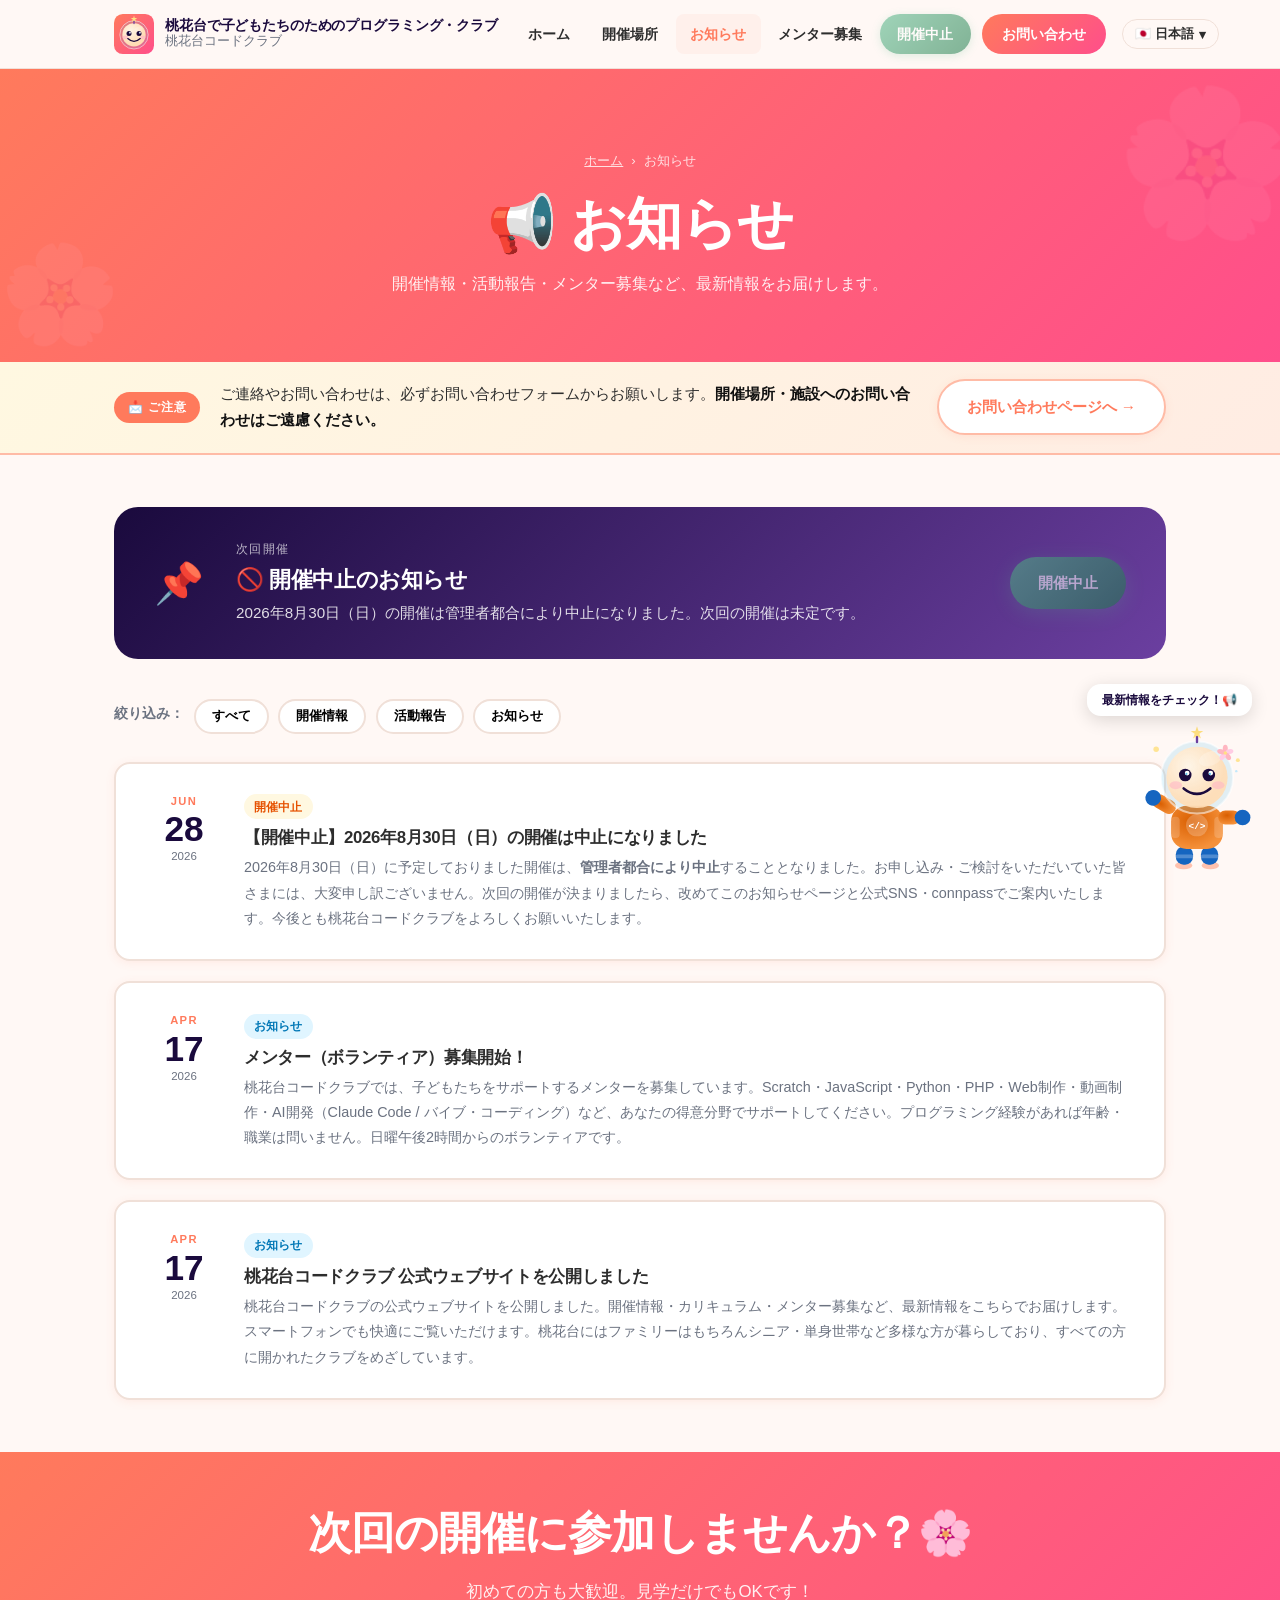
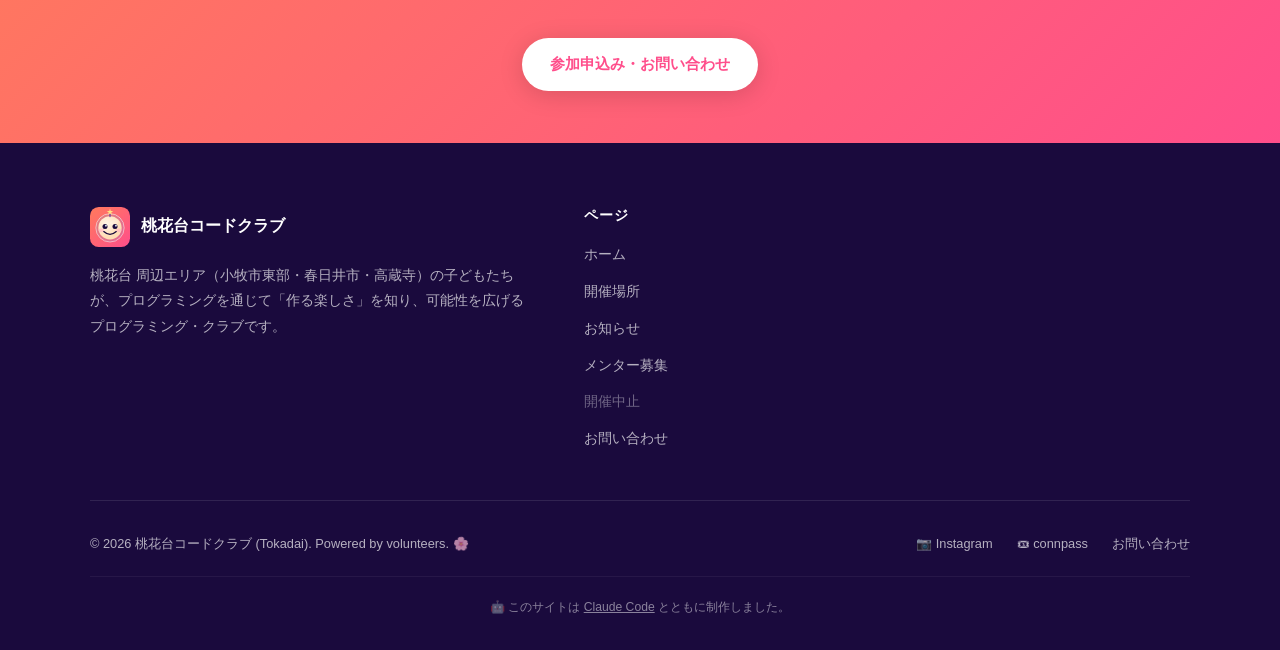
<file: news.html>
<!DOCTYPE html>
<html lang="ja">
<head>
  <meta charset="UTF-8">
  <meta name="viewport" content="width=device-width, initial-scale=1.0">
  <title>お知らせ | 桃花台で子どもたちのためのプログラミング・クラブ</title>
  <meta name="description" content="桃花台コードクラブの最新のお知らせ・開催情報・活動報告をまとめています。">
  <link rel="icon" type="image/svg+xml" href="favicon-news.svg">
  <link rel="stylesheet" href="style.css">
</head>
<body>

<!-- ══════════════════════ NAVIGATION ══════════════════════ -->
<nav class="nav" id="mainNav">
  <div class="nav-inner">
    <a href="index.html" class="nav-logo">
      <img src="logo.svg" alt="桃花台コードクラブ" class="logo-svg">
      <span class="nav-logo-text">
        <span class="brand-tagline" data-i18n="brand-tagline">桃花台で子どもたちのためのプログラミング・クラブ</span>
        <span class="brand-identity">
          <strong>桃花台コードクラブ</strong>
        </span>
      </span>
    </a>
    <div class="nav-links">
      <a href="index.html" data-i18n="nav-home">ホーム</a>
      <a href="venue.html" data-i18n="nav-venue">開催場所</a>
      <a href="news.html" data-i18n="nav-news">お知らせ</a>
      <a href="mentor.html" data-i18n="nav-mentor">メンター募集</a>
      <a href="https://tokadai-code-club.connpass.com/event/396549/" data-ev="link" target="_blank" rel="noopener" class="nav-apply" data-i18n="nav-apply">🎟 申し込み</a>
      <a href="contact.html" class="nav-cta" data-i18n="nav-contact">お問い合わせ</a>
    </div>
    <div class="lang-switcher">
      <button class="lang-btn" id="langBtn"><span id="langDisplay">🇯🇵 日本語</span> ▾</button>
      <div class="lang-dropdown" id="langDropdown">
        <button class="lang-option lang-active" data-lang="ja" onclick="setLang('ja')">🇯🇵 日本語</button>
        <button class="lang-option" data-lang="en" onclick="setLang('en')">🇬🇧 English</button>
        <button class="lang-option" data-lang="pt" onclick="setLang('pt')">🇧🇷 Português</button>
        <button class="lang-option" data-lang="vi" onclick="setLang('vi')">🇻🇳 Tiếng Việt</button>
        <button class="lang-option" data-lang="es" onclick="setLang('es')">🇪🇸 Español</button>
        <button class="lang-option" data-lang="zh" onclick="setLang('zh')">🇨🇳 中文</button>
        <button class="lang-option" data-lang="id" onclick="setLang('id')">🇮🇩 Bahasa Indonesia</button>
      </div>
    </div>
    <button class="nav-toggle" id="navToggle" data-i18n-aria="nav-toggle-aria" aria-label="メニューを開く">
      <span></span><span></span><span></span>
    </button>
  </div>
  <div class="nav-mobile" id="mobileNav">
    <a href="index.html" data-i18n="nav-m-home">🏠 ホーム</a>
    <a href="venue.html" data-i18n="nav-m-venue">📍 開催場所</a>
    <a href="news.html" data-i18n="nav-m-news">📢 お知らせ</a>
    <a href="mentor.html" data-i18n="nav-m-mentor">🧑‍💻 メンター募集</a>
    <a href="https://www.instagram.com/tokadai_code_club" target="_blank" rel="noopener" data-i18n="nav-m-instagram">📷 Instagram</a>
    <a href="https://tokadai-code-club.connpass.com/event/396549/" data-ev="link" target="_blank" rel="noopener" class="nav-apply" data-i18n="nav-apply">🎟 申し込み</a>
    <a href="contact.html" class="nav-cta-mobile" data-i18n="nav-m-contact">✉️ お問い合わせ</a>
  </div>
</nav>

<!-- ══════════════════════ PAGE HERO ══════════════════════ -->
<div class="page-hero">
  <div class="breadcrumb">
    <a href="index.html" data-i18n="bc-home">ホーム</a>
    <span>›</span>
    <span data-i18n="news-bc-current">お知らせ</span>
  </div>
  <h1 data-i18n="news-h1">📢 お知らせ</h1>
  <p data-i18n="news-page-desc">開催情報・活動報告・メンター募集など、最新情報をお届けします。</p>
</div>

<!-- ══ CONTACT NOTICE ══ -->
<div class="launch-notice-bar">
  <div class="container">
    <div class="launch-notice-inner">
      <span class="launch-notice-badge" data-i18n="contact-notice-badge">📩 ご注意</span>
      <p data-i18n-html="contact-notice-text">ご連絡やお問い合わせは、必ずお問い合わせフォームからお願いします。<strong style='color:#111'>開催場所・施設へのお問い合わせはご遠慮ください。</strong></p>
      <a href="contact.html" class="btn btn-secondary" data-i18n="contact-notice-link">お問い合わせページへ →</a>
    </div>
  </div>
</div>

<!-- ══════════════════════ NEWS LIST ══════════════════════ -->
<section>
  <div class="container">

    <!-- Pinned: next event -->
    <div style="background:linear-gradient(135deg,var(--dark),var(--purple));border-radius:var(--radius-lg);padding:2rem 2.5rem;color:white;margin-bottom:2.5rem;display:flex;align-items:center;gap:2rem;flex-wrap:wrap;" class="fade-in">
      <span style="font-size:2.5rem;">📌</span>
      <div style="flex:1;">
        <p style="font-size:.78rem;opacity:.7;text-transform:uppercase;letter-spacing:.12em;margin-bottom:.25rem;" data-i18n="event-label">次回開催</p>
        <h3 data-ev="title" style="font-size:1.4rem;margin-bottom:.4rem;">🚫 開催中止のお知らせ</h3>
        <p data-ev="news-summary" style="opacity:.85;font-size:.95rem;">2026年8月30日（日）の開催は管理者都合により中止になりました。次回の開催は未定です。</p>
      </div>
      <a href="https://tokadai-code-club.connpass.com/event/396549/" data-ev="link" class="btn btn-white" target="_blank" rel="noopener" style="flex-shrink:0;" data-i18n="cta-apply">🎟 connpassから参加受け付け中！</a>
    </div>

    <!-- Tag filter bar -->
    <div style="display:flex;gap:.6rem;margin-bottom:1.75rem;flex-wrap:wrap;" class="fade-in">
      <span style="font-size:.85rem;font-weight:700;color:var(--text-light);line-height:2.2;" data-i18n="filter-label">絞り込み：</span>
      <button onclick="filterNews('all')"    class="filter-btn active" data-filter="all"   style="padding:.4rem 1rem;border-radius:999px;border:2px solid var(--border);background:var(--white);font-size:.82rem;font-weight:700;cursor:pointer;" data-i18n="filter-all">すべて</button>
      <button onclick="filterNews('event')"  class="filter-btn"        data-filter="event" style="padding:.4rem 1rem;border-radius:999px;border:2px solid var(--border);background:var(--white);font-size:.82rem;font-weight:700;cursor:pointer;" data-i18n="filter-event">開催情報</button>
      <button onclick="filterNews('report')" class="filter-btn"        data-filter="report" style="padding:.4rem 1rem;border-radius:999px;border:2px solid var(--border);background:var(--white);font-size:.82rem;font-weight:700;cursor:pointer;" data-i18n="filter-report">活動報告</button>
      <button onclick="filterNews('info')"   class="filter-btn"        data-filter="info"   style="padding:.4rem 1rem;border-radius:999px;border:2px solid var(--border);background:var(--white);font-size:.82rem;font-weight:700;cursor:pointer;" data-i18n="filter-info">お知らせ</button>
    </div>

    <div class="news-list" id="newsList">

      <article class="news-card fade-in" data-type="event">
        <div class="news-date">
          <div class="month">Jun</div>
          <div class="day">28</div>
          <div class="year">2026</div>
        </div>
        <div class="news-body">
          <span class="news-tag tag-notice">開催中止</span>
          <h3>【開催中止】2026年8月30日（日）の開催は中止になりました</h3>
          <p>2026年8月30日（日）に予定しておりました開催は、<strong>管理者都合により中止</strong>することとなりました。お申し込み・ご検討をいただいていた皆さまには、大変申し訳ございません。次回の開催が決まりましたら、改めてこのお知らせページと公式SNS・connpassでご案内いたします。今後とも桃花台コードクラブをよろしくお願いいたします。</p>
        </div>
      </article>

      <article class="news-card fade-in delay-1" data-type="info">
        <div class="news-date">
          <div class="month">Apr</div>
          <div class="day">17</div>
          <div class="year">2026</div>
        </div>
        <div class="news-body">
          <span class="news-tag tag-info" data-i18n="news-tag-info">お知らせ</span>
          <h3 data-i18n="news2-h3">メンター（ボランティア）募集開始！</h3>
          <p data-i18n="news2-p">桃花台コードクラブでは、子どもたちをサポートするメンターを募集しています。Scratch・JavaScript・Python・PHP・Web制作・動画制作・AI開発（Claude Code / バイブ・コーディング）など、あなたの得意分野でサポートしてください。プログラミング経験があれば年齢・職業は問いません。日曜午後2時間からのボランティアです。</p>
        </div>
      </article>

      <article class="news-card fade-in delay-2" data-type="info">
        <div class="news-date">
          <div class="month">Apr</div>
          <div class="day">17</div>
          <div class="year">2026</div>
        </div>
        <div class="news-body">
          <span class="news-tag tag-info" data-i18n="news-tag-info">お知らせ</span>
          <h3 data-i18n="news3-h3">桃花台コードクラブ 公式ウェブサイトを公開しました</h3>
          <p data-i18n="news3-p">桃花台コードクラブの公式ウェブサイトを公開しました。開催情報・カリキュラム・メンター募集など、最新情報をこちらでお届けします。スマートフォンでも快適にご覧いただけます。桃花台にはファミリーはもちろんシニア・単身世帯など多様な方が暮らしており、すべての方に開かれたクラブをめざしています。</p>
        </div>
      </article>

    </div><!-- /news-list -->

  </div>
</section>

<!-- ══════════════════════ CTA ══════════════════════ -->
<section class="cta-section">
  <div class="container">
    <div class="fade-in">
      <h2 data-i18n="news-cta-h2">次回の開催に参加しませんか？🌸</h2>
      <p data-i18n="news-cta-p">初めての方も大歓迎。見学だけでもOKです！</p>
      <a href="contact.html" class="btn btn-white" data-i18n="news-cta-btn">参加申込み・お問い合わせ</a>
    </div>
  </div>
</section>

<!-- ══════════════════════ FOOTER ══════════════════════ -->
<footer class="footer">
  <div class="footer-inner">
    <div class="footer-top">
      <div>
        <div class="footer-brand">
          <img src="logo.svg" alt="" width="40" height="40">
          <div class="footer-brand-name">
            桃花台コードクラブ
          </div>
        </div>
        <p class="footer-desc" data-i18n="footer-desc">桃花台 周辺エリア（小牧市東部・春日井市・高蔵寺）の子どもたちが、プログラミングを通じて「作る楽しさ」を知り、可能性を広げるプログラミング・クラブです。</p>
      </div>
      <div class="footer-col">
        <h4 data-i18n="footer-nav-title">ページ</h4>
        <ul>
          <li><a href="index.html" data-i18n="nav-home">ホーム</a></li>
          <li><a href="venue.html" data-i18n="nav-venue">開催場所</a></li>
          <li><a href="news.html" data-i18n="nav-news">お知らせ</a></li>
          <li><a href="mentor.html" data-i18n="nav-mentor">メンター募集</a></li>
          <li><a href="https://tokadai-code-club.connpass.com/event/396549/" data-ev="link" target="_blank" rel="noopener" data-i18n="nav-apply">🎟 申し込み</a></li>
          <li><a href="contact.html" data-i18n="footer-contact-link">お問い合わせ</a></li>
        </ul>
      </div>
    </div>
    <div class="footer-bottom">
      <span data-i18n="footer-copyright">© 2026 桃花台コードクラブ (Tokadai). Powered by volunteers. 🌸</span>
      <div class="footer-links">
        <a href="https://www.instagram.com/tokadai_code_club" target="_blank" rel="noopener" data-i18n="footer-instagram">📷 Instagram</a>
        <a href="https://tokadai-code-club.connpass.com/" target="_blank" rel="noopener" data-i18n="footer-connpass">🎟 connpass</a>
        <a href="contact.html" data-i18n="footer-contact-link">お問い合わせ</a>
        <!-- <a href="#">プライバシー</a> -->
      </div>
    </div>
    <div class="footer-credit">
      <span data-i18n-html="footer-credit">🤖 このサイトは <a href="https://claude.com/claude-code" target="_blank" rel="noopener">Claude Code</a> とともに制作しました。</span>
    </div>
  </div>
</footer>

<script src="events.js"></script>
<script src="script.js"></script>
<script src="i18n.js"></script>
<script>
  // News filter
  function filterNews(type) {
    const cards = document.querySelectorAll('#newsList .news-card');
    const btns  = document.querySelectorAll('.filter-btn');
    btns.forEach(b => {
      const isActive = b.dataset.filter === type;
      b.style.background    = isActive ? 'var(--peach)' : 'var(--white)';
      b.style.color         = isActive ? 'white' : '';
      b.style.borderColor   = isActive ? 'var(--peach)' : 'var(--border)';
    });
    cards.forEach(c => {
      c.style.display = (type === 'all' || c.dataset.type === type) ? '' : 'none';
    });
  }
</script>

<!-- ══════════════════════ MASCOT ピコ ══════════════════════ -->
<div class="mascot-wrap" aria-hidden="true">
  <div class="mascot-bubble" data-i18n="news-mascot">最新情報をチェック！📢</div>
  <svg class="mascot-svg" xmlns="http://www.w3.org/2000/svg" viewBox="0 0 140 188">
    <defs><radialGradient id="ps-n" cx="40%" cy="35%" r="65%"><stop offset="0%" stop-color="#D95E00"/><stop offset="100%" stop-color="#F5913A"/></radialGradient><radialGradient id="ph-n" cx="36%" cy="32%" r="60%"><stop offset="0%" stop-color="#FFF5E6" stop-opacity=".97"/><stop offset="100%" stop-color="#FFDCB4" stop-opacity=".93"/></radialGradient></defs>
    <ellipse cx="53" cy="180" rx="11" ry="5" fill="#FF8A65" opacity=".5"/>
    <ellipse cx="87" cy="180" rx="11" ry="5" fill="#FF8A65" opacity=".5"/>
    <rect x="43" y="156" width="22" height="23" rx="10" fill="#1565C0"/>
    <rect x="75" y="156" width="22" height="23" rx="10" fill="#1565C0"/>
    <rect x="43" y="166" width="22" height="5" rx="2" fill="rgba(255,255,255,.25)"/>
    <rect x="75" y="166" width="22" height="5" rx="2" fill="rgba(255,255,255,.25)"/>
    <rect x="37" y="104" width="66" height="55" rx="20" fill="url(#ps-n)"/>
    <rect x="37" y="118" width="11" height="27" rx="5" fill="rgba(255,255,255,.18)"/>
    <rect x="92" y="118" width="11" height="27" rx="5" fill="rgba(255,255,255,.18)"/>
    <circle cx="70" cy="129" r="14" fill="rgba(255,255,255,.22)"/>
    <text x="70" y="134" font-family="'Courier New',monospace" font-size="12" font-weight="900" fill="white" text-anchor="middle">&lt;/&gt;</text>
    <g transform="translate(42,110) rotate(-60)"><rect x="-9" y="-32" width="18" height="32" rx="9" fill="url(#ps-n)"/><circle cx="0" cy="-32" r="10" fill="#1565C0"/></g>
    <rect x="97" y="110" width="28" height="18" rx="9" fill="url(#ps-n)"/>
    <circle cx="128" cy="119" r="10" fill="#1565C0"/>
    <circle cx="70" cy="68" r="46" fill="rgba(91,192,235,.18)" stroke="rgba(255,255,255,.55)" stroke-width="2.5"/>
    <circle cx="70" cy="68" r="39" fill="url(#ph-n)"/>
    <ellipse cx="87" cy="44" rx="15" ry="9" fill="white" opacity=".22" transform="rotate(-20,87,44)"/>
    <circle cx="55" cy="65" r="8" fill="#1A0A3D"/><circle cx="85" cy="65" r="8" fill="#1A0A3D"/>
    <circle cx="57.5" cy="62.5" r="3" fill="white"/><circle cx="87.5" cy="62.5" r="3" fill="white"/>
    <circle cx="56.5" cy="63.5" r="1.3" fill="#5BC0EB"/><circle cx="86.5" cy="63.5" r="1.3" fill="#5BC0EB"/>
    <ellipse cx="43" cy="78" rx="8" ry="5" fill="#FFB3C6" opacity=".55"/>
    <ellipse cx="97" cy="78" rx="8" ry="5" fill="#FFB3C6" opacity=".55"/>
    <path d="M 53 82 Q 70 96 87 82" stroke="#1A0A3D" stroke-width="3.2" fill="none" stroke-linecap="round"/>
    <line x1="70" y1="23" x2="70" y2="10" stroke="#6B3FA0" stroke-width="3" stroke-linecap="round"/>
    <polygon points="70,3 72,9 78,9 73,12.5 75,18.5 70,15 65,18.5 67,12.5 62,9 68,9" fill="#FFE082"/>
    <g transform="translate(106,37)"><ellipse cx="0" cy="-5.5" rx="3.2" ry="5.2" fill="#FFB6C1" transform="rotate(0)"/><ellipse cx="0" cy="-5.5" rx="3.2" ry="5.2" fill="#FFCCE4" transform="rotate(72)"/><ellipse cx="0" cy="-5.5" rx="3.2" ry="5.2" fill="#FFB6C1" transform="rotate(144)"/><ellipse cx="0" cy="-5.5" rx="3.2" ry="5.2" fill="#FFCCE4" transform="rotate(216)"/><ellipse cx="0" cy="-5.5" rx="3.2" ry="5.2" fill="#FFB6C1" transform="rotate(288)"/><circle cx="0" cy="0" r="2.2" fill="#FFE082"/></g>
    <circle cx="18" cy="32" r="3.5" fill="#FFE082" opacity=".85"/>
    <circle cx="122" cy="46" r="2.5" fill="#FFE082" opacity=".85"/>
    <circle cx="120" cy="60" r="1.5" fill="#B3E5FC" opacity=".8"/>
  </svg>
</div>
</body>
</html>
</file>
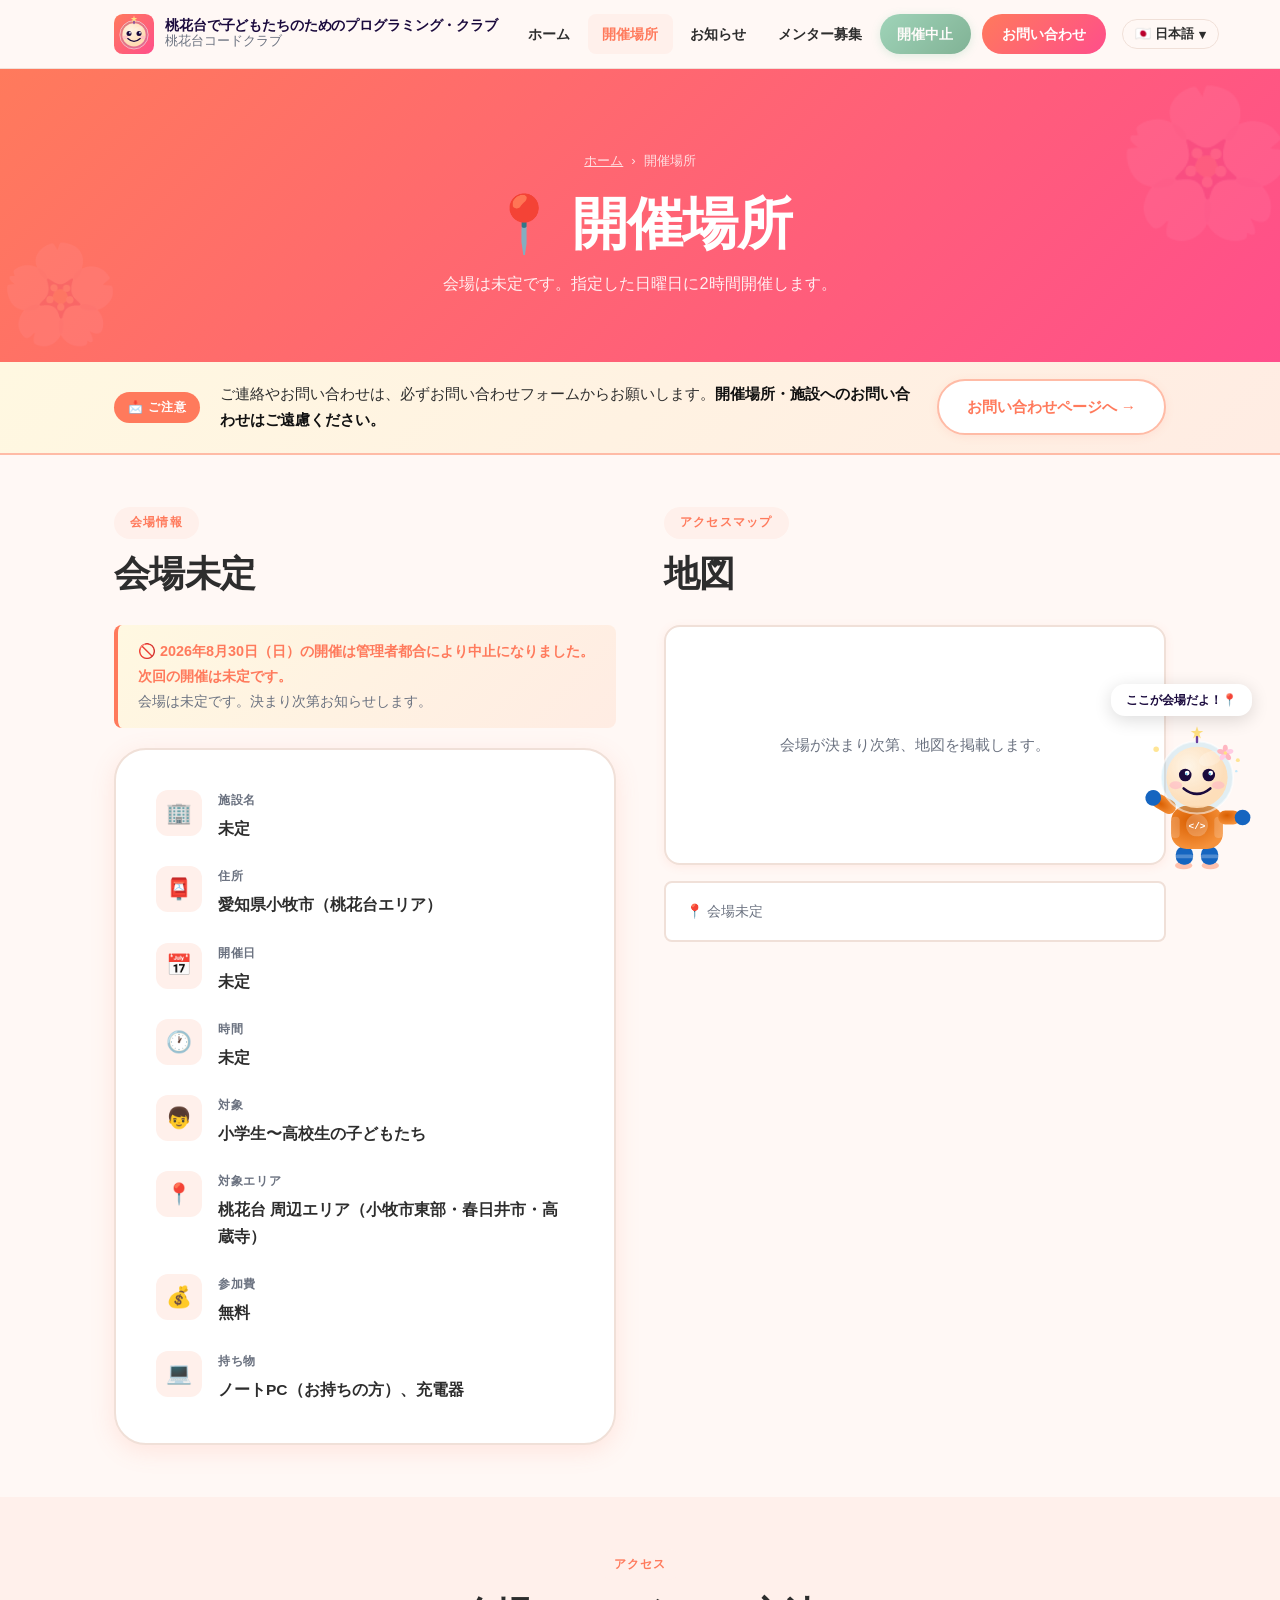
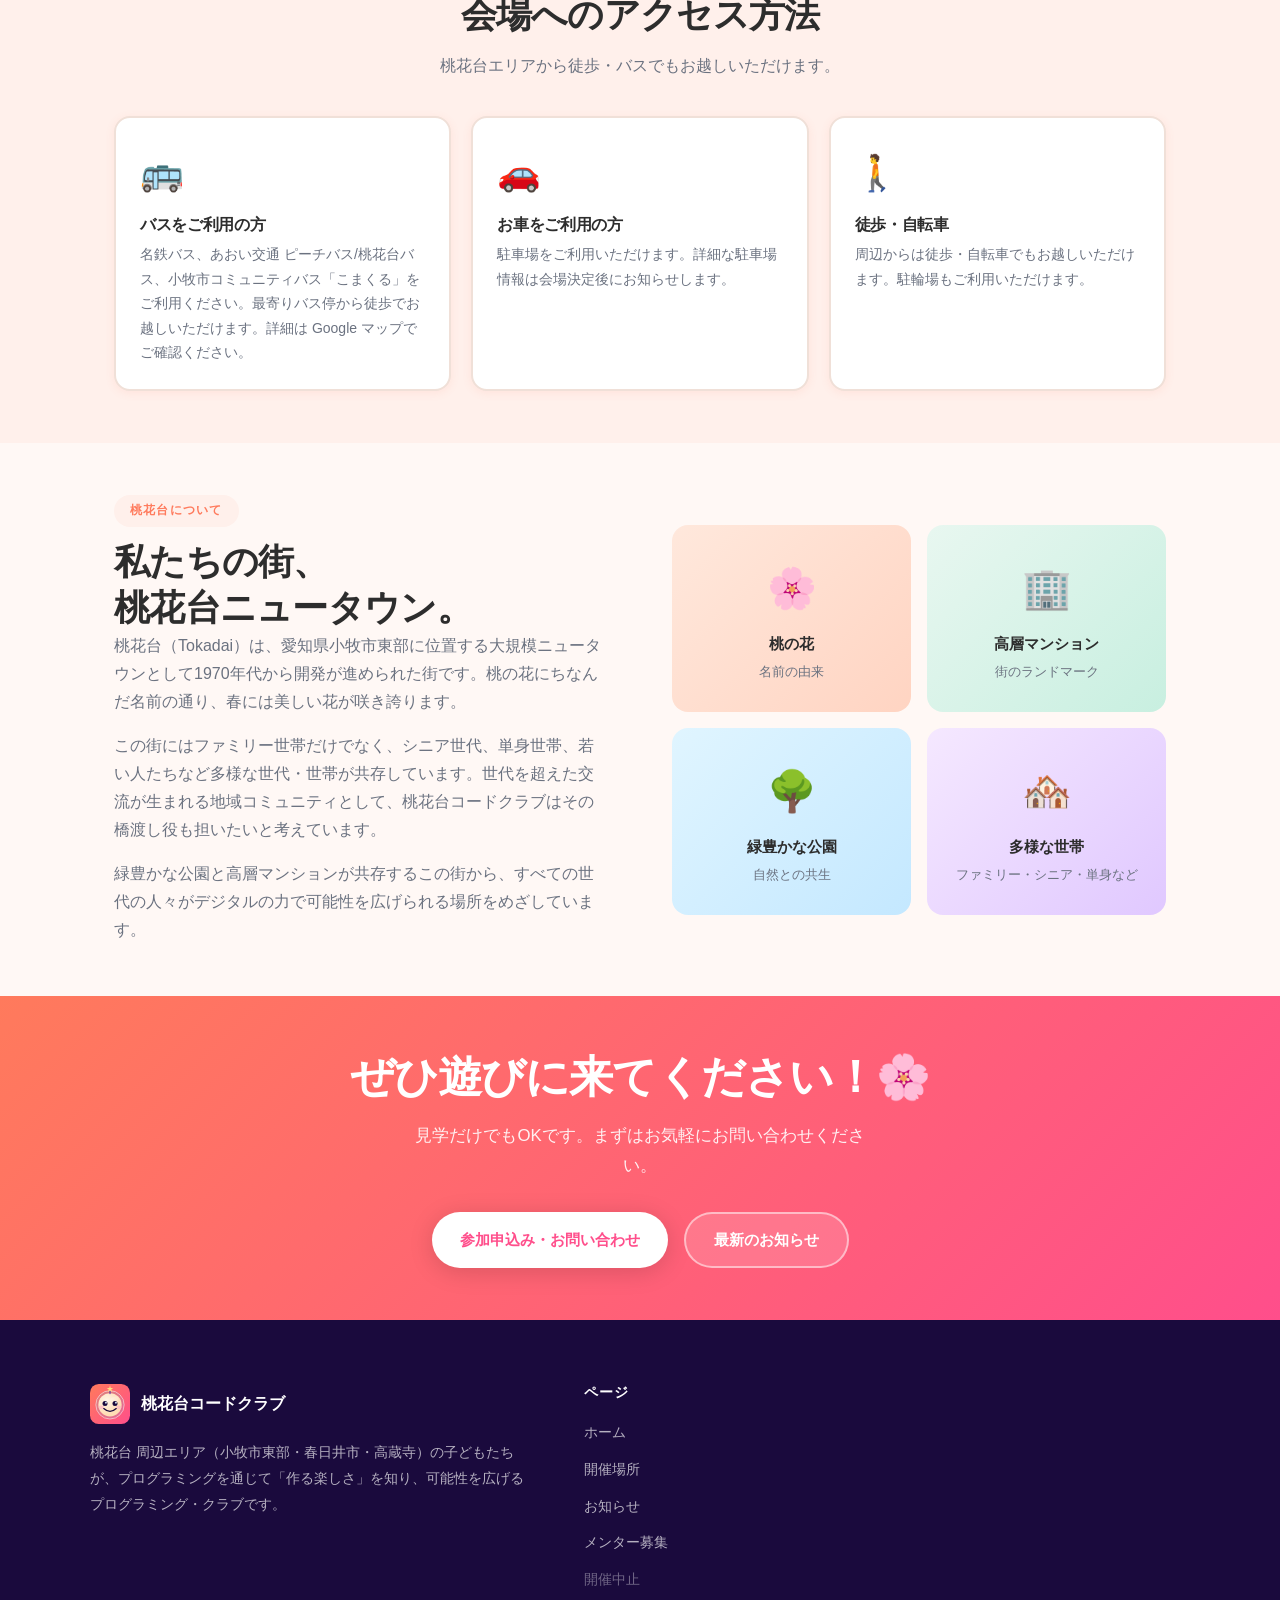
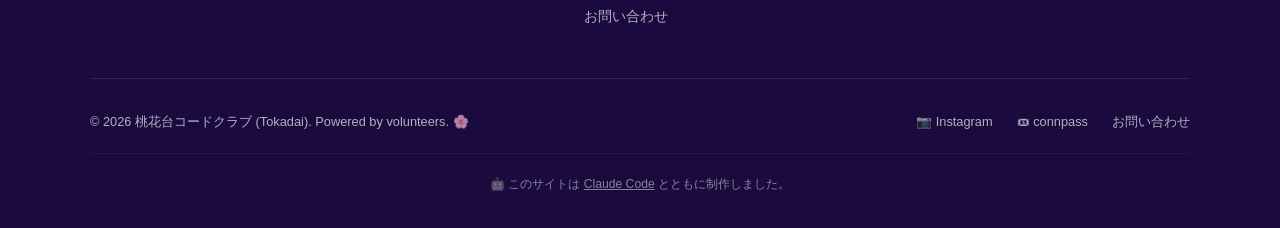
<file: venue.html>
<!DOCTYPE html>
<html lang="ja">
<head>
  <meta charset="UTF-8">
  <meta name="viewport" content="width=device-width, initial-scale=1.0">
  <title>開催場所 | 桃花台で子どもたちのためのプログラミング・クラブ</title>
  <meta name="description" content="桃花台コードクラブの開催場所・アクセス情報。会場は未定です。指定した日曜日に2時間開催します。">
  <link rel="icon" type="image/svg+xml" href="favicon-venue.svg">
  <link rel="stylesheet" href="style.css">
</head>
<body>

<!-- ══════════════════════ NAVIGATION ══════════════════════ -->
<nav class="nav" id="mainNav">
  <div class="nav-inner">
    <a href="index.html" class="nav-logo">
      <img src="logo.svg" alt="桃花台コードクラブ" class="logo-svg">
      <span class="nav-logo-text">
        <span class="brand-tagline" data-i18n="brand-tagline">桃花台で子どもたちのためのプログラミング・クラブ</span>
        <span class="brand-identity">
          <strong>桃花台コードクラブ</strong>
        </span>
      </span>
    </a>
    <div class="nav-links">
      <a href="index.html" data-i18n="nav-home">ホーム</a>
      <a href="venue.html" data-i18n="nav-venue">開催場所</a>
      <a href="news.html" data-i18n="nav-news">お知らせ</a>
      <a href="mentor.html" data-i18n="nav-mentor">メンター募集</a>
      <a href="https://tokadai-code-club.connpass.com/event/396549/" data-ev="link" target="_blank" rel="noopener" class="nav-apply" data-i18n="nav-apply">🎟 申し込み</a>
      <a href="contact.html" class="nav-cta" data-i18n="nav-contact">お問い合わせ</a>
    </div>
    <div class="lang-switcher">
      <button class="lang-btn" id="langBtn"><span id="langDisplay">🇯🇵 日本語</span> ▾</button>
      <div class="lang-dropdown" id="langDropdown">
        <button class="lang-option lang-active" data-lang="ja" onclick="setLang('ja')">🇯🇵 日本語</button>
        <button class="lang-option" data-lang="en" onclick="setLang('en')">🇬🇧 English</button>
        <button class="lang-option" data-lang="pt" onclick="setLang('pt')">🇧🇷 Português</button>
        <button class="lang-option" data-lang="vi" onclick="setLang('vi')">🇻🇳 Tiếng Việt</button>
        <button class="lang-option" data-lang="es" onclick="setLang('es')">🇪🇸 Español</button>
        <button class="lang-option" data-lang="zh" onclick="setLang('zh')">🇨🇳 中文</button>
        <button class="lang-option" data-lang="id" onclick="setLang('id')">🇮🇩 Bahasa Indonesia</button>
      </div>
    </div>
    <button class="nav-toggle" id="navToggle" data-i18n-aria="nav-toggle-aria" aria-label="メニューを開く">
      <span></span><span></span><span></span>
    </button>
  </div>
  <div class="nav-mobile" id="mobileNav">
    <a href="index.html" data-i18n="nav-m-home">🏠 ホーム</a>
    <a href="venue.html" data-i18n="nav-m-venue">📍 開催場所</a>
    <a href="news.html" data-i18n="nav-m-news">📢 お知らせ</a>
    <a href="mentor.html" data-i18n="nav-m-mentor">🧑‍💻 メンター募集</a>
    <a href="https://www.instagram.com/tokadai_code_club" target="_blank" rel="noopener" data-i18n="nav-m-instagram">📷 Instagram</a>
    <a href="https://tokadai-code-club.connpass.com/event/396549/" data-ev="link" target="_blank" rel="noopener" class="nav-apply" data-i18n="nav-apply">🎟 申し込み</a>
    <a href="contact.html" class="nav-cta-mobile" data-i18n="nav-m-contact">✉️ お問い合わせ</a>
  </div>
</nav>

<!-- ══════════════════════ PAGE HERO ══════════════════════ -->
<div class="page-hero">
  <div class="breadcrumb">
    <a href="index.html" data-i18n="bc-home">ホーム</a>
    <span>›</span>
    <span data-i18n="venue-bc-current">開催場所</span>
  </div>
  <h1 data-i18n="venue-h1">📍 開催場所</h1>
  <p data-i18n="venue-page-desc">会場は未定です。指定した日曜日に2時間開催します。</p>
</div>

<!-- ══ CONTACT NOTICE ══ -->
<div class="launch-notice-bar">
  <div class="container">
    <div class="launch-notice-inner">
      <span class="launch-notice-badge" data-i18n="contact-notice-badge">📩 ご注意</span>
      <p data-i18n-html="contact-notice-text">ご連絡やお問い合わせは、必ずお問い合わせフォームからお願いします。<strong style='color:#111'>開催場所・施設へのお問い合わせはご遠慮ください。</strong></p>
      <a href="contact.html" class="btn btn-secondary" data-i18n="contact-notice-link">お問い合わせページへ →</a>
    </div>
  </div>
</div>

<!-- ══════════════════════ VENUE INFO ══════════════════════ -->
<section>
  <div class="container">
    <div class="venue-info-grid">

      <!-- Left: info -->
      <div class="fade-in">
        <span class="section-label" data-i18n="venue-label">会場情報</span>
        <h2 data-i18n-html="venue-section-h2" style="margin-bottom:1.75rem;">会場未定</h2>

        <div style="background:linear-gradient(135deg,#FFF8E1,#FFECE3);border-radius:var(--radius-sm);padding:.85rem 1.25rem;border-left:4px solid var(--peach);margin-bottom:1.25rem;font-size:.9rem;">
          🚫 <strong style="color:var(--peach);" data-ev="status-line">2026年8月30日（日）の開催は管理者都合により中止になりました。次回の開催は未定です。</strong><br>
          <span style="color:var(--text-light);" data-i18n="venue-soon-sub">会場は未定です。決まり次第お知らせします。</span>
        </div>

        <div class="info-card">
          <dl>
            <div class="info-item">
              <div class="info-icon">🏢</div>
              <div class="info-text">
                <dt data-i18n="venue-dt-facility">施設名</dt>
                <dd data-i18n="venue-dd-facility">未定</dd>
              </div>
            </div>
            <div class="info-item">
              <div class="info-icon">📮</div>
              <div class="info-text">
                <dt data-i18n="venue-dt-address">住所</dt>
                <dd data-i18n="venue-dd-address">愛知県小牧市（桃花台エリア）</dd>
              </div>
            </div>
            <div class="info-item">
              <div class="info-icon">📅</div>
              <div class="info-text">
                <dt data-i18n="venue-dt-date">開催日</dt>
                <dd data-ev="date-text">未定</dd>
              </div>
            </div>
            <div class="info-item">
              <div class="info-icon">🕐</div>
              <div class="info-text">
                <dt data-i18n="venue-dt-time">時間</dt>
                <dd data-i18n="venue-dd-time">未定</dd>
              </div>
            </div>
            <div class="info-item">
              <div class="info-icon">👦</div>
              <div class="info-text">
                <dt data-i18n="venue-dt-target">対象</dt>
                <dd data-i18n="venue-dd-target">小学生〜高校生の子どもたち</dd>
              </div>
            </div>
            <div class="info-item">
              <div class="info-icon">📍</div>
              <div class="info-text">
                <dt data-i18n="venue-dt-area">対象エリア</dt>
                <dd data-i18n="venue-dd-area">桃花台 周辺エリア（小牧市東部・春日井市・高蔵寺）</dd>
              </div>
            </div>
            <div class="info-item">
              <div class="info-icon">💰</div>
              <div class="info-text">
                <dt data-i18n="venue-dt-fee">参加費</dt>
                <dd data-i18n="venue-dd-fee">無料</dd>
              </div>
            </div>
            <div class="info-item">
              <div class="info-icon">💻</div>
              <div class="info-text">
                <dt data-i18n="venue-dt-items">持ち物</dt>
                <dd data-i18n="venue-dd-items">ノートPC（お持ちの方）、充電器</dd>
              </div>
            </div>
          </dl>
        </div>
      </div>

      <!-- Right: map placeholder -->
      <div class="fade-in delay-2">
        <span class="section-label" data-i18n="venue-map-label">アクセスマップ</span>
        <h2 style="margin-bottom:1.75rem;" data-i18n="venue-map-h2">地図</h2>
        <div style="border-radius:var(--radius);overflow:hidden;border:2px solid var(--border);box-shadow:var(--shadow-sm);background:var(--white);min-height:240px;display:flex;align-items:center;justify-content:center;text-align:center;padding:2rem;">
          <!-- 会場未定のため地図は非掲載。会場決定後に Google マップ埋め込み（iframe）を設定してください -->
          <span style="color:var(--text-light);font-size:.95rem;" data-i18n="venue-map-tbd">会場が決まり次第、地図を掲載します。</span>
        </div>
        <div style="margin-top:1rem;padding:1rem 1.25rem;background:var(--white);border-radius:var(--radius-sm);border:2px solid var(--border);font-size:.875rem;">
          <span style="color:var(--text-light);" data-i18n="venue-map-note">📍 会場未定</span>
        </div>
      </div>

    </div>
  </div>
</section>

<!-- ══════════════════════ ACCESS ══════════════════════ -->
<section style="background:var(--peach-pale);">
  <div class="container">
    <div class="section-header fade-in">
      <span class="section-label" data-i18n="venue-access-label">アクセス</span>
      <h2 data-i18n="venue-access-h2">会場へのアクセス方法</h2>
      <p data-i18n="venue-access-desc">桃花台エリアから徒歩・バスでもお越しいただけます。</p>
    </div>

    <div class="access-cards">
      <div class="access-card fade-in delay-1">
        <div class="a-icon">🚌</div>
        <h4 data-i18n="venue-bus-h4">バスをご利用の方</h4>
        <p data-i18n="venue-bus-p">名鉄バス、あおい交通 ピーチバス/桃花台バス、小牧市コミュニティバス「こまくる」をご利用ください。最寄りバス停から徒歩でお越しいただけます。詳細は Google マップでご確認ください。</p>
      </div>
      <div class="access-card fade-in delay-2">
        <div class="a-icon">🚗</div>
        <h4 data-i18n="venue-car-h4">お車をご利用の方</h4>
        <p data-i18n="venue-car-p">駐車場をご利用いただけます。詳細な駐車場情報は会場決定後にお知らせします。</p>
      </div>
      <div class="access-card fade-in delay-3">
        <div class="a-icon">🚶</div>
        <h4 data-i18n="venue-walk-h4">徒歩・自転車</h4>
        <p data-i18n="venue-walk-p">周辺からは徒歩・自転車でもお越しいただけます。駐輪場もご利用いただけます。</p>
      </div>
    </div>
  </div>
</section>

<!-- ══════════════════════ ABOUT AREA ══════════════════════ -->
<section>
  <div class="container">
    <div class="about-grid">
      <div class="fade-in">
        <span class="section-label" data-i18n="venue-about-label">桃花台について</span>
        <h2 data-i18n-html="venue-about-h2">私たちの街、<br>桃花台ニュータウン。</h2>
        <p style="color:var(--text-light);margin-bottom:1rem;" data-i18n="venue-about-p1">桃花台（Tokadai）は、愛知県小牧市東部に位置する大規模ニュータウンとして1970年代から開発が進められた街です。桃の花にちなんだ名前の通り、春には美しい花が咲き誇ります。</p>
        <p style="color:var(--text-light);margin-bottom:1rem;" data-i18n="venue-about-p2">この街にはファミリー世帯だけでなく、シニア世代、単身世帯、若い人たちなど多様な世代・世帯が共存しています。世代を超えた交流が生まれる地域コミュニティとして、桃花台コードクラブはその橋渡し役も担いたいと考えています。</p>
        <p style="color:var(--text-light);" data-i18n="venue-about-p3">緑豊かな公園と高層マンションが共存するこの街から、すべての世代の人々がデジタルの力で可能性を広げられる場所をめざしています。</p>
      </div>
      <div class="fade-in delay-2">
        <div style="display:grid;grid-template-columns:1fr 1fr;gap:1rem;">
          <div style="background:linear-gradient(135deg,#FFE8DC,#FFD4C2);border-radius:var(--radius);padding:1.75rem;text-align:center;">
            <div style="font-size:2.5rem;margin-bottom:.5rem;">🌸</div>
            <div style="font-weight:700;font-size:.95rem;" data-i18n="venue-card1-title">桃の花</div>
            <div style="font-size:.8rem;color:var(--text-light);margin-top:.25rem;" data-i18n="venue-card1-sub">名前の由来</div>
          </div>
          <div style="background:linear-gradient(135deg,#E8F7F0,#C8EFE0);border-radius:var(--radius);padding:1.75rem;text-align:center;">
            <div style="font-size:2.5rem;margin-bottom:.5rem;">🏢</div>
            <div style="font-weight:700;font-size:.95rem;" data-i18n="venue-card2-title">高層マンション</div>
            <div style="font-size:.8rem;color:var(--text-light);margin-top:.25rem;" data-i18n="venue-card2-sub">街のランドマーク</div>
          </div>
          <div style="background:linear-gradient(135deg,#E0F5FF,#C4E8FF);border-radius:var(--radius);padding:1.75rem;text-align:center;">
            <div style="font-size:2.5rem;margin-bottom:.5rem;">🌳</div>
            <div style="font-weight:700;font-size:.95rem;" data-i18n="venue-card3-title">緑豊かな公園</div>
            <div style="font-size:.8rem;color:var(--text-light);margin-top:.25rem;" data-i18n="venue-card3-sub">自然との共生</div>
          </div>
          <div style="background:linear-gradient(135deg,#F5E8FF,#E0C8FF);border-radius:var(--radius);padding:1.75rem;text-align:center;">
            <div style="font-size:2.5rem;margin-bottom:.5rem;">🏘️</div>
            <div style="font-weight:700;font-size:.95rem;" data-i18n="venue-card4-title">多様な世帯</div>
            <div style="font-size:.8rem;color:var(--text-light);margin-top:.25rem;" data-i18n="venue-card4-sub">ファミリー・シニア・単身など</div>
          </div>
        </div>
      </div>
    </div>
  </div>
</section>

<!-- ══════════════════════ CTA ══════════════════════ -->
<section class="cta-section">
  <div class="container">
    <div class="fade-in">
      <h2 data-i18n="venue-cta-h2">ぜひ遊びに来てください！🌸</h2>
      <p data-i18n="venue-cta-p">見学だけでもOKです。まずはお気軽にお問い合わせください。</p>
      <div style="display:flex;gap:1rem;justify-content:center;flex-wrap:wrap;">
        <a href="contact.html" class="btn btn-white" data-i18n="venue-cta-btn1">参加申込み・お問い合わせ</a>
        <a href="news.html" class="btn btn-ghost" data-i18n="venue-cta-btn2">最新のお知らせ</a>
      </div>
    </div>
  </div>
</section>

<!-- ══════════════════════ FOOTER ══════════════════════ -->
<footer class="footer">
  <div class="footer-inner">
    <div class="footer-top">
      <div>
        <div class="footer-brand">
          <img src="logo.svg" alt="" width="40" height="40">
          <div class="footer-brand-name">
            桃花台コードクラブ
          </div>
        </div>
        <p class="footer-desc" data-i18n="footer-desc">桃花台 周辺エリア（小牧市東部・春日井市・高蔵寺）の子どもたちが、プログラミングを通じて「作る楽しさ」を知り、可能性を広げるプログラミング・クラブです。</p>
      </div>
      <div class="footer-col">
        <h4 data-i18n="footer-nav-title">ページ</h4>
        <ul>
          <li><a href="index.html" data-i18n="nav-home">ホーム</a></li>
          <li><a href="venue.html" data-i18n="nav-venue">開催場所</a></li>
          <li><a href="news.html" data-i18n="nav-news">お知らせ</a></li>
          <li><a href="mentor.html" data-i18n="nav-mentor">メンター募集</a></li>
          <li><a href="https://tokadai-code-club.connpass.com/event/396549/" data-ev="link" target="_blank" rel="noopener" data-i18n="nav-apply">🎟 申し込み</a></li>
          <li><a href="contact.html" data-i18n="footer-contact-link">お問い合わせ</a></li>
        </ul>
      </div>
    </div>
    <div class="footer-bottom">
      <span data-i18n="footer-copyright">© 2026 桃花台コードクラブ (Tokadai). Powered by volunteers. 🌸</span>
      <div class="footer-links">
        <a href="https://www.instagram.com/tokadai_code_club" target="_blank" rel="noopener" data-i18n="footer-instagram">📷 Instagram</a>
        <a href="https://tokadai-code-club.connpass.com/" target="_blank" rel="noopener" data-i18n="footer-connpass">🎟 connpass</a>
        <a href="contact.html" data-i18n="footer-contact-link">お問い合わせ</a>
        <!-- <a href="#">プライバシー</a> -->
      </div>
    </div>
    <div class="footer-credit">
      <span data-i18n-html="footer-credit">🤖 このサイトは <a href="https://claude.com/claude-code" target="_blank" rel="noopener">Claude Code</a> とともに制作しました。</span>
    </div>
  </div>
</footer>

<script src="events.js"></script>
<script src="script.js"></script>
<script src="i18n.js"></script>

<!-- ══════════════════════ MASCOT ピコ ══════════════════════ -->
<div class="mascot-wrap" aria-hidden="true">
  <div class="mascot-bubble" data-i18n="venue-mascot-bubble">ここが会場だよ！📍</div>
  <svg class="mascot-svg" xmlns="http://www.w3.org/2000/svg" viewBox="0 0 140 188">
    <defs><radialGradient id="ps-v" cx="40%" cy="35%" r="65%"><stop offset="0%" stop-color="#D95E00"/><stop offset="100%" stop-color="#F5913A"/></radialGradient><radialGradient id="ph-v" cx="36%" cy="32%" r="60%"><stop offset="0%" stop-color="#FFF5E6" stop-opacity=".97"/><stop offset="100%" stop-color="#FFDCB4" stop-opacity=".93"/></radialGradient></defs>
    <ellipse cx="53" cy="180" rx="11" ry="5" fill="#FF8A65" opacity=".5"/>
    <ellipse cx="87" cy="180" rx="11" ry="5" fill="#FF8A65" opacity=".5"/>
    <rect x="43" y="156" width="22" height="23" rx="10" fill="#1565C0"/>
    <rect x="75" y="156" width="22" height="23" rx="10" fill="#1565C0"/>
    <rect x="43" y="166" width="22" height="5" rx="2" fill="rgba(255,255,255,.25)"/>
    <rect x="75" y="166" width="22" height="5" rx="2" fill="rgba(255,255,255,.25)"/>
    <rect x="37" y="104" width="66" height="55" rx="20" fill="url(#ps-v)"/>
    <rect x="37" y="118" width="11" height="27" rx="5" fill="rgba(255,255,255,.18)"/>
    <rect x="92" y="118" width="11" height="27" rx="5" fill="rgba(255,255,255,.18)"/>
    <circle cx="70" cy="129" r="14" fill="rgba(255,255,255,.22)"/>
    <text x="70" y="134" font-family="'Courier New',monospace" font-size="12" font-weight="900" fill="white" text-anchor="middle">&lt;/&gt;</text>
    <g transform="translate(42,110) rotate(-60)"><rect x="-9" y="-32" width="18" height="32" rx="9" fill="url(#ps-v)"/><circle cx="0" cy="-32" r="10" fill="#1565C0"/></g>
    <rect x="97" y="110" width="28" height="18" rx="9" fill="url(#ps-v)"/>
    <circle cx="128" cy="119" r="10" fill="#1565C0"/>
    <circle cx="70" cy="68" r="46" fill="rgba(91,192,235,.18)" stroke="rgba(255,255,255,.55)" stroke-width="2.5"/>
    <circle cx="70" cy="68" r="39" fill="url(#ph-v)"/>
    <ellipse cx="87" cy="44" rx="15" ry="9" fill="white" opacity=".22" transform="rotate(-20,87,44)"/>
    <circle cx="55" cy="65" r="8" fill="#1A0A3D"/><circle cx="85" cy="65" r="8" fill="#1A0A3D"/>
    <circle cx="57.5" cy="62.5" r="3" fill="white"/><circle cx="87.5" cy="62.5" r="3" fill="white"/>
    <circle cx="56.5" cy="63.5" r="1.3" fill="#5BC0EB"/><circle cx="86.5" cy="63.5" r="1.3" fill="#5BC0EB"/>
    <ellipse cx="43" cy="78" rx="8" ry="5" fill="#FFB3C6" opacity=".55"/>
    <ellipse cx="97" cy="78" rx="8" ry="5" fill="#FFB3C6" opacity=".55"/>
    <path d="M 53 82 Q 70 96 87 82" stroke="#1A0A3D" stroke-width="3.2" fill="none" stroke-linecap="round"/>
    <line x1="70" y1="23" x2="70" y2="10" stroke="#6B3FA0" stroke-width="3" stroke-linecap="round"/>
    <polygon points="70,3 72,9 78,9 73,12.5 75,18.5 70,15 65,18.5 67,12.5 62,9 68,9" fill="#FFE082"/>
    <g transform="translate(106,37)"><ellipse cx="0" cy="-5.5" rx="3.2" ry="5.2" fill="#FFB6C1" transform="rotate(0)"/><ellipse cx="0" cy="-5.5" rx="3.2" ry="5.2" fill="#FFCCE4" transform="rotate(72)"/><ellipse cx="0" cy="-5.5" rx="3.2" ry="5.2" fill="#FFB6C1" transform="rotate(144)"/><ellipse cx="0" cy="-5.5" rx="3.2" ry="5.2" fill="#FFCCE4" transform="rotate(216)"/><ellipse cx="0" cy="-5.5" rx="3.2" ry="5.2" fill="#FFB6C1" transform="rotate(288)"/><circle cx="0" cy="0" r="2.2" fill="#FFE082"/></g>
    <circle cx="18" cy="32" r="3.5" fill="#FFE082" opacity=".85"/>
    <circle cx="122" cy="46" r="2.5" fill="#FFE082" opacity=".85"/>
    <circle cx="120" cy="60" r="1.5" fill="#B3E5FC" opacity=".8"/>
  </svg>
</div>
</body>
</html>
</file>
<file: style.css>
/* ============================================
   桃花台コードクラブ — style.css
   ============================================ */

:root {
  --peach:        #FF7A5C;
  --peach-light:  #FFBBA6;
  --peach-pale:   #FFF0EB;
  --pink:         #FF4E8B;
  --green:        #52B788;
  --green-dark:   #1B7A48;
  --sky:          #5BC0EB;
  --purple:       #6B3FA0;
  --dark:         #1A0A3D;
  --text:         #2D2D2D;
  --text-light:   #6B7280;
  --bg:           #FFF8F5;
  --white:        #FFFFFF;
  --border:       #F0E0D8;

  --shadow-sm:  0 2px 10px rgba(255,122,92,.10);
  --shadow:     0 6px 24px rgba(255,122,92,.15);
  --shadow-lg:  0 12px 48px rgba(255,122,92,.20);

  --radius-sm: 8px;
  --radius:    16px;
  --radius-lg: 24px;
  --radius-xl: 32px;
  --ease: cubic-bezier(.4,0,.2,1);
  --t: .3s;

  --font: 'Hiragino Kaku Gothic ProN','Hiragino Sans','Noto Sans JP','Meiryo',sans-serif;
  --mono: 'SFMono-Regular','Consolas','Liberation Mono',monospace;
}

*,*::before,*::after { box-sizing:border-box; margin:0; padding:0; }
html { scroll-behavior:smooth; font-size:16px; }
body { font-family:var(--font); background:var(--bg); color:var(--text); line-height:1.75; overflow-x:hidden; }
img  { max-width:100%; height:auto; display:block; }
a    { text-decoration:none; color:inherit; }
ul   { list-style:none; }

/* ── Typography ─────────────────────────── */
h1,h2,h3,h4 { font-weight:800; line-height:1.3; letter-spacing:-.02em; }
h1 { font-size:clamp(2rem,5vw,3.5rem); }
h2 { font-size:clamp(1.5rem,3vw,2.25rem); }
h3 { font-size:clamp(1.1rem,2vw,1.5rem); }

.section-label {
  display:inline-block;
  background:var(--peach-pale); color:var(--peach);
  font-size:.78rem; font-weight:700;
  letter-spacing:.10em; text-transform:uppercase;
  padding:.3rem 1rem; border-radius:999px;
  margin-bottom:.75rem;
}

/* ── Layout ──────────────────────────────── */
.container { max-width:1100px; margin:0 auto; padding:0 1.5rem; }
section { padding:3.25rem 0; }

/* ── Navigation ──────────────────────────── */
.nav {
  position:sticky; top:0; z-index:200;
  background:rgba(255,248,245,.92);
  backdrop-filter:blur(12px);
  -webkit-backdrop-filter:blur(12px);
  border-bottom:1px solid var(--border);
  transition:box-shadow var(--t) var(--ease);
}
.nav.scrolled { box-shadow:var(--shadow); }
.nav-inner {
  display:flex; align-items:center; gap:1rem;
  height:68px; max-width:1100px; margin:0 auto; padding:0 1.5rem;
}
.nav-logo {
  flex-shrink:0;
  display:flex; align-items:center; gap:.7rem;
  font-weight:800; font-size:1rem; color:var(--dark);
}
.nav-logo .logo-svg { width:40px; height:40px; flex-shrink:0; }
.nav-logo-text { display:flex; flex-direction:column; line-height:1.35; }
.nav-logo-text strong { font-size:.84rem; font-weight:500; color:var(--text-light); }
.brand-identity { display:flex; align-items:baseline; gap:.45rem; }
.brand-sub { font-size:.78rem; font-weight:600; color:var(--peach); letter-spacing:.06em; text-transform:uppercase; }
.brand-tagline { font-size:.88rem; font-weight:800; color:var(--dark); letter-spacing:-.01em; white-space:nowrap; line-height:1; }

.nav-links { margin-left:auto; display:flex; align-items:center; gap:.2rem; flex-shrink:0; white-space:nowrap; }
.nav-links a {
  padding:.5rem .9rem; border-radius:var(--radius-sm);
  font-size:.88rem; font-weight:600; color:var(--text);
  transition:background var(--t),color var(--t);
}
.nav-links a:hover,.nav-links a.active { background:var(--peach-pale); color:var(--peach); }
.nav-cta {
  background:linear-gradient(135deg,var(--peach),var(--pink)) !important;
  color:var(--white) !important; padding:.5rem 1.25rem !important;
  border-radius:999px !important; margin-left:.5rem;
}
.nav-cta:hover { transform:translateY(-1px); box-shadow:0 4px 16px rgba(255,78,139,.35) !important; }
/* 申し込み（connpass）— 受付中を強調するグリーンの塗りピル */
.nav-links a.nav-apply {
  background:linear-gradient(135deg,var(--green),var(--green-dark)) !important;
  color:var(--white) !important; font-weight:700;
  padding:.5rem 1.1rem !important; border-radius:999px !important;
  box-shadow:0 2px 10px rgba(82,183,136,.35);
  animation:applyPulse 2s ease-in-out infinite;
}
.nav-links a.nav-apply:hover {
  background:linear-gradient(135deg,var(--green),var(--green-dark)) !important;
  color:var(--white) !important; transform:translateY(-1px);
  box-shadow:0 4px 18px rgba(82,183,136,.5);
}
@keyframes applyPulse {
  0%,100% { box-shadow:0 2px 10px rgba(82,183,136,.35); }
  50%     { box-shadow:0 2px 16px rgba(82,183,136,.7); }
}
@media (prefers-reduced-motion:reduce) { .nav-links a.nav-apply { animation:none; } }
.nav-mobile a.nav-apply {
  text-align:center; font-weight:700; margin-top:.5rem;
  background:linear-gradient(135deg,var(--green),var(--green-dark)) !important;
  color:var(--white) !important; border-radius:999px; padding:.8rem;
}
.nav-mobile a.nav-apply:hover { background:linear-gradient(135deg,var(--green),var(--green-dark)) !important; color:var(--white) !important; }

/* ── Language switcher ── */
.lang-switcher {
  flex-shrink:0;
  position:relative; display:flex; align-items:center;
}
.lang-btn {
  display:flex; align-items:center; gap:.35rem;
  background:none; border:1.5px solid var(--border); border-radius:999px;
  padding:.3rem .75rem; font-size:.82rem; font-weight:700;
  color:var(--text); cursor:pointer; white-space:nowrap;
  transition:border-color var(--t), background var(--t);
}
.lang-btn:hover { border-color:var(--peach); background:var(--peach-pale); }
.lang-dropdown {
  position:absolute; top:calc(100% + 8px); right:0;
  background:var(--white); border:1.5px solid var(--border);
  border-radius:var(--radius-sm); box-shadow:var(--shadow);
  min-width:160px; overflow:hidden;
  display:none; flex-direction:column; z-index:200;
}
.lang-dropdown.open { display:flex; }
.lang-option {
  background:none; border:none; padding:.6rem 1rem;
  text-align:left; font-size:.88rem; font-weight:600;
  color:var(--text); cursor:pointer; transition:background var(--t);
}
.lang-option:hover   { background:var(--peach-pale); }
.lang-option.lang-active { color:var(--peach); background:var(--peach-pale); }

.nav-toggle {
  flex-shrink:0;
  display:none; flex-direction:column; justify-content:center;
  gap:5px; width:36px; height:36px;
  background:none; border:none; cursor:pointer; padding:4px;
}
.nav-toggle span { display:block; height:2px; background:var(--dark); border-radius:2px; transition:var(--t); }
.nav-toggle.open span:nth-child(1) { transform:translateY(7px) rotate(45deg); }
.nav-toggle.open span:nth-child(2) { opacity:0; }
.nav-toggle.open span:nth-child(3) { transform:translateY(-7px) rotate(-45deg); }

.nav-mobile {
  display:none; flex-direction:column; gap:.25rem;
  padding:.75rem 1.5rem 1rem; border-top:1px solid var(--border); background:var(--bg);
}
.nav-mobile.open { display:flex; }
.nav-mobile a { padding:.75rem 1rem; border-radius:var(--radius-sm); font-weight:600; transition:background var(--t); }
.nav-mobile a:hover,.nav-mobile a.active { background:var(--peach-pale); color:var(--peach); }
.nav-mobile .nav-cta-mobile {
  margin-top:.5rem; text-align:center;
  background:linear-gradient(135deg,var(--peach),var(--pink));
  color:var(--white); border-radius:999px; padding:.8rem;
}

/* ── Buttons ─────────────────────────────── */
.btn {
  display:inline-flex; align-items:center; gap:.45rem;
  padding:.8rem 1.75rem; border-radius:999px;
  font-weight:700; font-size:.95rem; cursor:pointer;
  border:none; font-family:var(--font);
  transition:transform var(--t) var(--ease),box-shadow var(--t) var(--ease);
}
.btn:hover { transform:translateY(-2px); }
.btn-primary {
  background:linear-gradient(135deg,var(--peach),var(--pink));
  color:var(--white); box-shadow:0 4px 20px rgba(255,78,139,.30);
}
.btn-primary:hover { box-shadow:0 8px 28px rgba(255,78,139,.45); }
.btn-secondary {
  background:var(--white); color:var(--peach);
  border:2px solid var(--peach-light); box-shadow:var(--shadow-sm);
}
.btn-secondary:hover { border-color:var(--peach); box-shadow:var(--shadow); }
.btn-ghost {
  background:rgba(255,255,255,.15); color:var(--white);
  border:2px solid rgba(255,255,255,.5);
}
.btn-ghost:hover { background:rgba(255,255,255,.28); }
.btn-white {
  background:var(--white); color:var(--pink);
  box-shadow:0 4px 24px rgba(0,0,0,.15);
}
.btn-white:hover { box-shadow:0 8px 32px rgba(0,0,0,.22); }
/* connpass 申込ボタン（cta-apply）— ヘッダーと同じグリーン配色に統一 */
.btn[data-i18n="cta-apply"] {
  background:linear-gradient(135deg,var(--green),var(--green-dark)) !important;
  color:var(--white) !important; box-shadow:0 4px 20px rgba(82,183,136,.35) !important;
}
.btn[data-i18n="cta-apply"]:hover { box-shadow:0 8px 28px rgba(82,183,136,.5) !important; }
/* ヒーローの「ニンジャとして参加」「メンターになる」— 桃色背景（若干区別） */
.btn[data-i18n="hero-btn-join"] {
  background:linear-gradient(135deg,var(--peach),var(--pink)) !important;
  color:var(--white) !important; border:none !important;
  box-shadow:0 4px 20px rgba(255,78,139,.30) !important;
}
.btn[data-i18n="hero-btn-join"]:hover { background:linear-gradient(135deg,var(--peach),var(--pink)) !important; box-shadow:0 8px 28px rgba(255,78,139,.45) !important; }
.btn[data-i18n="hero-btn-more"] {
  background:var(--white) !important; color:var(--pink) !important;
  border:2px solid var(--peach-light) !important;
  box-shadow:0 4px 20px rgba(255,122,92,.20) !important;
}
.btn[data-i18n="hero-btn-more"]:hover { background:var(--peach-pale) !important; box-shadow:0 8px 28px rgba(255,122,92,.30) !important; }

/* ── Hero ────────────────────────────────── */
.hero {
  position:relative; min-height:78vh;
  display:flex; align-items:center; overflow:hidden;
  background:linear-gradient(155deg,#87CEEB 0%,#B8E4F0 30%,#FFD4C2 65%,#FF9A7B 100%);
}
.hero-overlay {
  position:absolute; inset:0;
  background:linear-gradient(to right,rgba(26,10,61,.60) 0%,rgba(26,10,61,.20) 55%,transparent 100%);
}
.hero-content {
  position:relative; z-index:2;
  padding:3.5rem 1.5rem 12rem;
}
.hero-badge {
  display:inline-flex; align-items:center; gap:.5rem;
  background:rgba(255,255,255,.18); backdrop-filter:blur(8px);
  border:1px solid rgba(255,255,255,.35);
  border-radius:999px; padding:.35rem 1rem;
  font-size:.82rem; font-weight:700; color:var(--white);
  margin-bottom:1.25rem;
}
.hero h1 { color:var(--white); text-shadow:0 2px 16px rgba(26,10,61,.3); font-size:clamp(1.85rem,4.2vw,3.2rem); max-width:700px; margin-bottom:1rem; }
.hero h1 span { color:#FFE082; }
.hero p {
  color:rgba(255,255,255,.92); font-size:clamp(.95rem,1.5vw,1.12rem); max-width:580px; margin-bottom:2rem;
  background:rgba(26,10,61,.40);
  padding:.6rem 1rem;
  border-radius:6px;
}
.hero p strong { color:#FFE082; }
.hero-cta { display:flex; gap:1rem; flex-wrap:wrap; }

/* Cityscape */
.hero-cityscape {
  position:absolute; bottom:0; left:0;
  width:100%; height:58%; z-index:1;
  pointer-events:none;
}

/* Petals */
.petals-wrap { position:absolute; inset:0; z-index:1; pointer-events:none; overflow:hidden; }
.petal {
  position:absolute; top:-30px;
  width:14px; height:14px;
  background:#FFB6C1;
  border-radius:80% 0 80% 0;
  animation:petalFall linear infinite;
}
@keyframes petalFall {
  0%   { transform:translateY(0) rotate(0deg); opacity:0; }
  8%   { opacity:.8; }
  92%  { opacity:.4; }
  100% { transform:translateY(110vh) rotate(540deg); opacity:0; }
}
@keyframes snowFall {
  0%   { transform:translateY(0) translateX(0) rotate(0deg); opacity:0; }
  8%   { opacity:.75; }
  45%  { transform:translateY(52vh) translateX(14px) rotate(160deg); }
  55%  { transform:translateY(58vh) translateX(-8px) rotate(200deg); }
  92%  { opacity:.45; }
  100% { transform:translateY(110vh) translateX(6px) rotate(360deg); opacity:0; }
}
.petal--snow { animation-name:snowFall !important; }

/* Stars (night) */
.stars-wrap { position:absolute; inset:0; z-index:1; pointer-events:none; overflow:hidden; }
.star {
  position:absolute; background:#fff; border-radius:50%;
  animation:twinkle linear infinite;
}
@keyframes twinkle {
  0%,100% { opacity:.2; transform:scale(1); }
  50%      { opacity:1;  transform:scale(1.4); }
}

/* Moon (night) */
.hero-moon {
  position:absolute; z-index:1; pointer-events:none;
  top:10%; right:12%;
  width:62px; height:62px;
  background:radial-gradient(circle at 38% 36%,#FFFDE7,#FFE082);
  border-radius:50%;
  box-shadow:0 0 28px rgba(255,224,130,.55),0 0 60px rgba(255,224,130,.22);
}

.hero-sun {
  position:absolute; z-index:1; pointer-events:none;
  border-radius:50%;
  transition:top .6s ease, right .6s ease;
}
/* 朝: 右下寄り・オレンジ・やや大きめ */
.hero-sun--morning {
  top:58%; right:7%;
  width:90px; height:90px;
  background:radial-gradient(circle at 45% 42%,#FFFDE7 0%,#FFD54F 40%,#FF8A50 100%);
  box-shadow:
    0 0 30px rgba(255,183,77,.7),
    0 0 70px rgba(255,138,50,.4),
    0 0 130px rgba(255,138,50,.18);
  animation:sunPulse 4s ease-in-out infinite;
}
/* 昼: 右上・明るい黄白・中サイズ */
.hero-sun--day {
  top:7%; right:10%;
  width:76px; height:76px;
  background:radial-gradient(circle at 44% 40%,#FFFFFF 0%,#FFF9C4 35%,#FFE082 75%,#FFB300 100%);
  box-shadow:
    0 0 28px rgba(255,236,130,.9),
    0 0 65px rgba(255,220,80,.45),
    0 0 120px rgba(255,200,50,.2);
  animation:sunPulse 5s ease-in-out infinite;
}
/* 夕方: 右下・赤みがかったオレンジ・大きめ */
.hero-sun--evening {
  top:52%; right:5%;
  width:100px; height:100px;
  background:radial-gradient(circle at 46% 44%,#FFECB3 0%,#FF8A65 45%,#E64A19 100%);
  box-shadow:
    0 0 35px rgba(255,100,50,.75),
    0 0 80px rgba(230,74,25,.45),
    0 0 150px rgba(200,50,20,.2);
  animation:sunPulse 3.5s ease-in-out infinite;
}
@keyframes sunPulse {
  0%,100% { filter:brightness(1) blur(0px); }
  50%      { filter:brightness(1.1) blur(.4px); }
}

/* Scroll hint */
.scroll-hint {
  position:absolute; bottom:1.75rem; left:50%; transform:translateX(-50%);
  z-index:2; display:flex; flex-direction:column; align-items:center; gap:.5rem;
  color:rgba(255,255,255,.7); font-size:.72rem; font-weight:700; letter-spacing:.12em;
  animation:hintBounce 2.5s ease-in-out infinite;
}
.scroll-hint svg { width:20px; opacity:.6; }
@keyframes hintBounce {
  0%,100% { transform:translateX(-50%) translateY(0); }
  50%      { transform:translateX(-50%) translateY(-7px); }
}

/* ── Section header ──────────────────────── */
.section-header { text-align:center; margin-bottom:2.25rem; }
.section-header p { color:var(--text-light); max-width:540px; margin:.75rem auto 0; font-size:1.02rem; }

/* ── About ───────────────────────────────── */
.about-grid { display:grid; grid-template-columns:1fr 1fr; gap:4rem; align-items:center; }
.about-text p { color:var(--text-light); margin-bottom:1rem; }
.about-text p:last-child { margin-bottom:0; }
.about-card-big {
  background:linear-gradient(135deg,var(--peach),var(--pink));
  border-radius:var(--radius-xl); padding:2.5rem;
  color:var(--white); text-align:center;
  box-shadow:var(--shadow-lg);
}
.about-big-icon { font-size:4.5rem; margin-bottom:1rem; }
.about-card-big h3 { font-size:1.3rem; margin-bottom:.5rem; }
.about-card-big p { opacity:.9; font-size:.95rem; }
.about-pills { display:flex; flex-wrap:wrap; gap:.5rem; margin-top:1.5rem; }
.pill {
  background:rgba(255,255,255,.2);
  border:1px solid rgba(255,255,255,.4);
  border-radius:999px; padding:.3rem .9rem;
  font-size:.8rem; font-weight:600;
}

/* ── Features ────────────────────────────── */
.features-bg { background:linear-gradient(180deg,var(--bg) 0%,#FFECE3 100%); }
.features-grid { display:grid; grid-template-columns:repeat(3,1fr); gap:1.5rem; }
.feature-card {
  background:var(--white); border-radius:var(--radius-lg);
  padding:2.25rem 1.75rem; text-align:center;
  box-shadow:var(--shadow-sm);
  border:2px solid transparent;
  transition:transform var(--t) var(--ease),border-color var(--t),box-shadow var(--t);
}
.feature-card:hover { transform:translateY(-6px); border-color:var(--peach-light); box-shadow:var(--shadow); }
.feature-icon {
  width:68px; height:68px; border-radius:50%;
  display:flex; align-items:center; justify-content:center;
  font-size:2rem; margin:0 auto 1.25rem;
}
.f-peach { background:var(--peach-pale); }
.f-green { background:#E8F7F0; }
.f-sky   { background:#E0F5FF; }
.f-pink  { background:#FFF0F5; }
.feature-card h3 { margin-bottom:.5rem; font-size:1.15rem; }
.feature-card p  { color:var(--text-light); font-size:.92rem; }

/* ── Event banner ────────────────────────── */
.event-banner {
  background:linear-gradient(135deg,var(--dark),var(--purple));
  border-radius:var(--radius-xl); padding:3rem;
  display:flex; justify-content:space-between; align-items:center;
  gap:2rem; flex-wrap:wrap; color:var(--white);
  box-shadow:var(--shadow-lg);
}
.event-text .sub { font-size:.8rem; opacity:.65; text-transform:uppercase; letter-spacing:.12em; margin-bottom:.3rem; }
.event-banner h3 { font-size:1.85rem; margin-bottom:.5rem; }
.event-banner > .event-text > p { opacity:.8; }
.event-meta { display:flex; gap:1.5rem; margin-top:1rem; flex-wrap:wrap; }
.event-meta-item { display:flex; align-items:center; gap:.45rem; font-size:.9rem; opacity:.9; }

/* ── Stats ───────────────────────────────── */
.stats-grid { display:grid; grid-template-columns:repeat(4,1fr); gap:1.25rem; }
.stat-card { background:var(--white); border-radius:var(--radius); padding:1.75rem 1rem; text-align:center; box-shadow:var(--shadow-sm); }
.stat-number {
  font-size:2.5rem; font-weight:800;
  background:linear-gradient(135deg,var(--peach),var(--pink));
  -webkit-background-clip:text; -webkit-text-fill-color:transparent;
  background-clip:text; line-height:1; margin-bottom:.25rem;
}
.stat-label { font-size:.83rem; color:var(--text-light); }

/* ── CTA section ─────────────────────────── */
.cta-section {
  background:linear-gradient(135deg,var(--peach),var(--pink));
  text-align:center; color:var(--white);
}
.cta-section h2 { font-size:clamp(1.75rem,4vw,2.75rem); margin-bottom:1rem; }
.cta-section p  { opacity:.9; font-size:1.05rem; margin-bottom:2rem; max-width:480px; margin-left:auto; margin-right:auto; }

/* ── Page hero (inner pages) ─────────────── */
.page-hero {
  background:linear-gradient(135deg,var(--peach),var(--pink));
  padding:5rem 1.5rem 4rem;
  text-align:center; color:var(--white);
  position:relative; overflow:hidden;
}
.page-hero::before,.page-hero::after {
  content:'🌸'; position:absolute;
  opacity:.09; pointer-events:none;
}
.page-hero::before { font-size:9rem; top:-2rem; right:-1rem; }
.page-hero::after  { font-size:6rem; bottom:-1rem; left:0; }
.page-hero h1 { margin-bottom:.4rem; }
.page-hero p  { opacity:.9; max-width:500px; margin:.5rem auto 0; font-size:1.02rem; }
.breadcrumb {
  display:flex; align-items:center; justify-content:center; gap:.5rem;
  font-size:.83rem; opacity:.8; margin-bottom:1rem;
}
.breadcrumb a { text-decoration:underline; }

/* ── Venue page ──────────────────────────── */
.venue-info-grid { display:grid; grid-template-columns:1fr 1fr; gap:3rem; }
.info-card { background:var(--white); border-radius:var(--radius-xl); padding:2.5rem; box-shadow:var(--shadow); border:2px solid var(--border); }
.info-item { display:flex; gap:1rem; margin-bottom:1.5rem; }
.info-item:last-child { margin-bottom:0; }
.info-icon { width:46px; height:46px; border-radius:12px; background:var(--peach-pale); display:flex; align-items:center; justify-content:center; font-size:1.3rem; flex-shrink:0; }
.info-text dt { font-size:.78rem; font-weight:700; color:var(--text-light); margin-bottom:.2rem; text-transform:uppercase; letter-spacing:.06em; }
.info-text dd { font-weight:700; font-size:.97rem; }

.access-cards { display:grid; grid-template-columns:repeat(3,1fr); gap:1.25rem; margin-top:2rem; }
.access-card {
  background:var(--white); border-radius:var(--radius); padding:1.5rem;
  box-shadow:var(--shadow-sm); border:2px solid var(--border);
}
.access-card .a-icon { font-size:2.2rem; margin-bottom:.75rem; }
.access-card h4 { font-size:1rem; margin-bottom:.4rem; }
.access-card p { font-size:.875rem; color:var(--text-light); }

/* ── News page ───────────────────────────── */
.news-list { display:flex; flex-direction:column; gap:1.25rem; }
.news-card {
  background:var(--white); border-radius:var(--radius);
  padding:1.75rem 2rem; box-shadow:var(--shadow-sm);
  border:2px solid var(--border); display:flex; gap:1.5rem; align-items:flex-start;
  transition:transform var(--t) var(--ease),border-color var(--t),box-shadow var(--t);
  cursor:default;
}
.news-card:hover { transform:translateY(-3px); border-color:var(--peach-light); box-shadow:var(--shadow); }
.news-date { min-width:72px; text-align:center; }
.news-date .month { font-size:.7rem; font-weight:700; color:var(--peach); text-transform:uppercase; letter-spacing:.12em; }
.news-date .day   { font-size:2.2rem; font-weight:800; color:var(--dark); line-height:1; }
.news-date .year  { font-size:.72rem; color:var(--text-light); }
.news-body { flex:1; }
.news-tag { display:inline-block; padding:.15rem .65rem; border-radius:999px; font-size:.72rem; font-weight:700; margin-bottom:.5rem; }
.tag-event  { background:#FFF0EB; color:var(--peach); }
.tag-info   { background:#E0F5FF; color:#0077B6; }
.tag-report { background:#E8F7F0; color:var(--green-dark); }
.tag-notice { background:#FFF8E1; color:#E65100; }
.news-card h3 { font-size:1.05rem; margin-bottom:.4rem; }
.news-card p  { font-size:.9rem; color:var(--text-light); }

/* ── Contact page ────────────────────────── */
.contact-grid { display:grid; grid-template-columns:1fr 1.65fr; gap:3rem; align-items:start; }
.contact-info h3 { margin-bottom:.75rem; }
.contact-info > p { color:var(--text-light); margin-bottom:1.5rem; font-size:.95rem; }
.contact-items { display:flex; flex-direction:column; gap:1rem; }
.contact-item { display:flex; align-items:center; gap:.75rem; font-size:.9rem; }
.c-icon { width:42px; height:42px; border-radius:12px; background:var(--peach-pale); display:flex; align-items:center; justify-content:center; font-size:1.2rem; flex-shrink:0; }

.form-card { background:var(--white); border-radius:var(--radius-xl); padding:2.5rem; box-shadow:var(--shadow); border:2px solid var(--border); }
.form-group { margin-bottom:1.25rem; }
.form-group label { display:block; font-size:.875rem; font-weight:700; margin-bottom:.4rem; }
.required { color:var(--pink); margin-left:.2rem; }
.form-group input,
.form-group textarea,
.form-group select {
  width:100%; padding:.75rem 1rem;
  border:2px solid var(--border); border-radius:var(--radius-sm);
  font-family:var(--font); font-size:.95rem; color:var(--text);
  background:var(--bg); outline:none;
  transition:border-color var(--t),box-shadow var(--t);
}
.form-group input:focus,
.form-group textarea:focus,
.form-group select:focus {
  border-color:var(--peach);
  box-shadow:0 0 0 3px rgba(255,122,92,.15);
  background:var(--white);
}
.form-group textarea { resize:vertical; min-height:130px; }
.form-row { display:grid; grid-template-columns:1fr 1fr; gap:1rem; }
.form-submit { width:100%; padding:1rem; font-size:1rem; margin-top:.5rem; }

.form-success { display:none; text-align:center; padding:2.5rem 1rem; }
.form-success .s-icon { font-size:3.5rem; margin-bottom:1rem; }
.form-success h3 { margin-bottom:.5rem; font-size:1.4rem; }
.form-success p { color:var(--text-light); }

/* FAQ */
.faq-list { display:flex; flex-direction:column; gap:.75rem; }
.faq-item { background:var(--white); border-radius:var(--radius); border:2px solid var(--border); overflow:hidden; }
.faq-q {
  display:flex; justify-content:space-between; align-items:center;
  padding:1.25rem 1.5rem; cursor:pointer; font-weight:700;
  transition:background var(--t);
  user-select:none;
}
.faq-q:hover { background:var(--peach-pale); }
.faq-q-text { display:flex; align-items:center; gap:.6rem; }
.faq-q-badge { color:var(--peach); font-weight:800; font-size:1.1rem; }
.faq-chevron { transition:transform var(--t); color:var(--text-light); font-size:1.1rem; }
.faq-item.open .faq-chevron { transform:rotate(180deg); }
.faq-a {
  max-height:0; overflow:hidden; padding:0 1.5rem;
  color:var(--text-light); font-size:.93rem; line-height:1.85;
  transition:max-height .4s var(--ease),padding var(--t);
}
.faq-item.open .faq-a { max-height:300px; padding:0 1.5rem 1.25rem; }

/* ── Footer ──────────────────────────────── */
.footer { background:var(--dark); color:rgba(255,255,255,.68); padding:4rem 1.5rem 2rem; }
.footer-inner { max-width:1100px; margin:0 auto; }
.footer-top { display:grid; grid-template-columns:1.6fr 1fr 1fr; gap:3rem; margin-bottom:3rem; }
.footer-brand { display:flex; align-items:center; gap:.7rem; margin-bottom:1rem; }
.footer-brand-name { font-weight:800; color:var(--white); font-size:1rem; display:flex; flex-direction:column; line-height:1.3; }
.footer-brand-sub { font-size:.65rem; color:var(--peach-light); font-weight:600; letter-spacing:.06em; }
.footer-desc { font-size:.875rem; line-height:1.85; }
.footer-col h4 { color:var(--white); font-size:.85rem; text-transform:uppercase; letter-spacing:.08em; margin-bottom:1rem; }
.footer-col ul { display:flex; flex-direction:column; gap:.55rem; }
.footer-col ul li a { font-size:.875rem; transition:color var(--t); }
.footer-col ul li a:hover { color:var(--peach-light); }
.footer-bottom {
  border-top:1px solid rgba(255,255,255,.1); padding-top:2rem;
  display:flex; justify-content:space-between; align-items:center;
  font-size:.8rem; flex-wrap:wrap; gap:.5rem;
}
.footer-links { display:flex; gap:1.5rem; }
.footer-links a:hover { color:var(--peach-light); }
.footer-credit {
  margin-top:1.25rem; padding-top:1.25rem;
  border-top:1px solid rgba(255,255,255,.08);
  text-align:center; font-size:.76rem; opacity:.72;
}
.footer-credit a { text-decoration:underline; }
.footer-credit a:hover { color:var(--peach-light); }

/* ── Launch Notice Bar ──────────────────── */
.launch-notice-bar {
  background:linear-gradient(135deg,#FFF8E1,#FFECE3);
  border-bottom:2px solid var(--peach-light);
  padding:1.1rem 0;
}
.launch-notice-inner {
  display:flex; align-items:center; gap:1.25rem; flex-wrap:wrap;
}
.launch-notice-badge {
  display:inline-flex; align-items:center;
  background:var(--peach); color:var(--white);
  font-size:.75rem; font-weight:700; letter-spacing:.08em;
  padding:.3rem .85rem; border-radius:999px;
  white-space:nowrap; flex-shrink:0;
}
.launch-notice-inner p {
  flex:1; min-width:200px; color:var(--text); font-size:.95rem; margin:0;
}
.launch-notice-inner p strong { color:var(--peach); }

/* ── Curriculum ─────────────────────────── */
.curriculum-grid {
  display:grid; grid-template-columns:repeat(3,1fr);
  gap:1.25rem; margin-bottom:1.5rem;
}
.curriculum-card {
  background:var(--white); border-radius:var(--radius-lg);
  padding:1.75rem 1.5rem; box-shadow:var(--shadow-sm);
  border:2px solid var(--border);
  transition:transform var(--t) var(--ease),border-color var(--t),box-shadow var(--t);
}
.curriculum-card:hover {
  transform:translateY(-5px); border-color:var(--peach-light);
  box-shadow:var(--shadow);
}
.curr-icon {
  width:56px; height:56px; border-radius:14px;
  display:flex; align-items:center; justify-content:center;
  font-size:1.75rem; margin-bottom:1rem;
}
.ci-orange { background:#FFF0EB; }
.ci-green  { background:#E8F7F0; }
.ci-blue   { background:#E0F5FF; }
.ci-pink   { background:#FFF0F5; }
.ci-red    { background:#FFF3EE; }
.ci-teal   { background:#E0F7F4; }
.ci-purple { background:#F3E8FF; }
.ci-yellow { background:#FFFDE7; }
.ci-dark   { background:#EDE7F6; }
.curriculum-card h3 { font-size:1.05rem; margin-bottom:.4rem; }
.curriculum-card p  { color:var(--text-light); font-size:.88rem; line-height:1.7; }

/* ── "こんなこともできる" ─────────────────────────── */
.also-can-wrap {
  background: linear-gradient(135deg, #FFF8F0 0%, #FFF0EB 100%);
  border: 2px dashed var(--peach-light);
  border-radius: var(--radius-xl);
  padding: 2.5rem 2rem;
}
.also-can-header { text-align: center; margin-bottom: 2rem; }
.also-can-grid {
  display: grid; grid-template-columns: repeat(3, 1fr);
  gap: 1.25rem;
}
.also-can-card {
  background: var(--white); border-radius: var(--radius-lg);
  padding: 1.5rem; box-shadow: var(--shadow-sm);
  border: 1.5px solid var(--border);
  display: flex; gap: 1rem; align-items: flex-start;
  transition: transform var(--t) var(--ease), border-color var(--t), box-shadow var(--t);
}
.also-can-card:hover {
  transform: translateY(-4px); border-color: var(--peach-light);
  box-shadow: var(--shadow);
}
.curr-tag {
  display:inline-block; margin-top:.75rem;
  padding:.18rem .65rem; border-radius:999px;
  font-size:.72rem; font-weight:700;
}
.tag-beginner { background:#E8F7F0; color:var(--green-dark); }
.curr-langs { display:flex; flex-wrap:wrap; gap:.4rem; margin-top:.75rem; }
.curr-lang {
  display:inline-block;
  background:var(--peach-pale); color:var(--peach);
  border-radius:999px; padding:.18rem .65rem;
  font-size:.72rem; font-weight:700;
}
.curr-note {
  text-align:center; color:var(--text-light);
  font-size:.9rem; margin-top:.25rem;
}

/* ── Mascot Character "ピコ" ─────────────── */
.mascot-wrap {
  position:fixed; bottom:1.75rem; right:1.75rem;
  z-index:500; pointer-events:none;
  display:flex; flex-direction:column; align-items:flex-end;
  width:110px;
  animation:mascotFloat 4.5s ease-in-out infinite;
}

.mascot-bubble {
  background:#fff; border-radius:14px;
  padding:.45rem .95rem;
  font-size:.76rem; font-weight:700;
  color:var(--dark); white-space:nowrap;
  box-shadow:0 4px 18px rgba(0,0,0,.14);
  margin-bottom:.5rem; position:relative;
  animation:bubblePop .7s .5s var(--ease) both;
  line-height:1.5;
}
.mascot-bubble::after {
  content:''; position:absolute;
  bottom:-8px; right:26px;
  border:8px solid transparent;
  border-top-color:#fff;
}
.mascot-svg { width:100%; height:auto; display:block; }

@keyframes mascotFloat {
  0%,100% { transform:translateY(0)    rotate(0deg); }
  30%     { transform:translateY(-13px) rotate(2.2deg); }
  70%     { transform:translateY(-8px)  rotate(-1.5deg); }
}
@keyframes bubblePop {
  from { transform:scale(.45) translateY(10px); opacity:0; }
  to   { transform:scale(1)   translateY(0);    opacity:1; }
}

/* ── Instagram section ───────────────────── */
.ig-section { background:linear-gradient(180deg,#FFF5FB,#FFFBF7); }
.ig-label {
  background:linear-gradient(135deg,rgba(245,133,41,.14),rgba(221,42,123,.14),rgba(129,52,175,.14));
  color:#C13584;
}
.ig-follow-wrap { text-align:center; }
.ig-follow-btn {
  background:linear-gradient(135deg,#F58529,#DD2A7B,#8134AF,#515BD4);
  color:#fff;
  box-shadow:0 6px 22px rgba(221,42,123,.32);
}
.ig-follow-btn:hover { box-shadow:0 10px 30px rgba(221,42,123,.42); }

@media (max-width:900px) {
  .mascot-wrap { width:86px; bottom:1.25rem; right:1.25rem; }
  .mascot-bubble { font-size:.7rem; padding:.35rem .75rem; }
}
@media (max-width:600px) { .mascot-wrap { display:none; } }

/* ── Animations ──────────────────────────── */
.fade-in { opacity:1; transform:none; }
.fade-in.visible { opacity:1; transform:none; }
.delay-1 { transition-delay:.10s; }
.delay-2 { transition-delay:.20s; }
.delay-3 { transition-delay:.30s; }
.delay-4 { transition-delay:.40s; }

/* ── Responsive ──────────────────────────── */
@media (max-width:900px) {
  .nav-links { display:none; }
  .nav-toggle { display:flex; margin-left:auto; }
  /* Show the desktop-style 2-line title (tagline + brand name) on mobile too. */
  .nav-inner { height:auto; min-height:68px; padding-top:.5rem; padding-bottom:.5rem; gap:.6rem; }
  .nav-logo { flex-shrink:1; min-width:0; gap:.55rem; }
  .nav-logo .logo-svg { width:36px; height:36px; }
  .nav-logo-text { min-width:0; line-height:1.3; }
  .brand-tagline {
    display:block; white-space:normal; overflow-wrap:anywhere;
    font-size:.76rem; line-height:1.25;
  }
  .nav-logo-text strong { font-size:.8rem; }
  .about-grid,.venue-info-grid,.contact-grid { grid-template-columns:1fr; }
  .features-grid { grid-template-columns:1fr 1fr; }
  .access-cards { grid-template-columns:1fr 1fr; }
  .stats-grid { grid-template-columns:1fr 1fr; }
  .footer-top { grid-template-columns:1fr 1fr; }
  .event-banner { flex-direction:column; text-align:center; }
  .event-meta { justify-content:center; }
  .curriculum-grid { grid-template-columns:1fr 1fr; }
  .also-can-grid   { grid-template-columns:1fr; }
  .launch-notice-inner { justify-content:center; text-align:center; }
  .launch-notice-inner p { min-width:unset; text-align:center; }
}
@media (max-width:600px) {
  section { padding:2.5rem 0; }
  .features-grid,.access-cards,.stats-grid { grid-template-columns:1fr; }
  .curriculum-grid { grid-template-columns:1fr; }
  .footer-top { grid-template-columns:1fr; }
  .news-card { flex-direction:column; gap:.75rem; }
  .news-date { display:flex; align-items:center; gap:.6rem; text-align:left; }
  .news-date .day { font-size:1.5rem; }
  .hero { min-height:68vh; }
  .hero-content { padding:1.25rem 1.5rem 9rem; }
  .form-row { grid-template-columns:1fr; }
  .volunteer-cards { grid-template-columns:1fr !important; }
}
</file>
